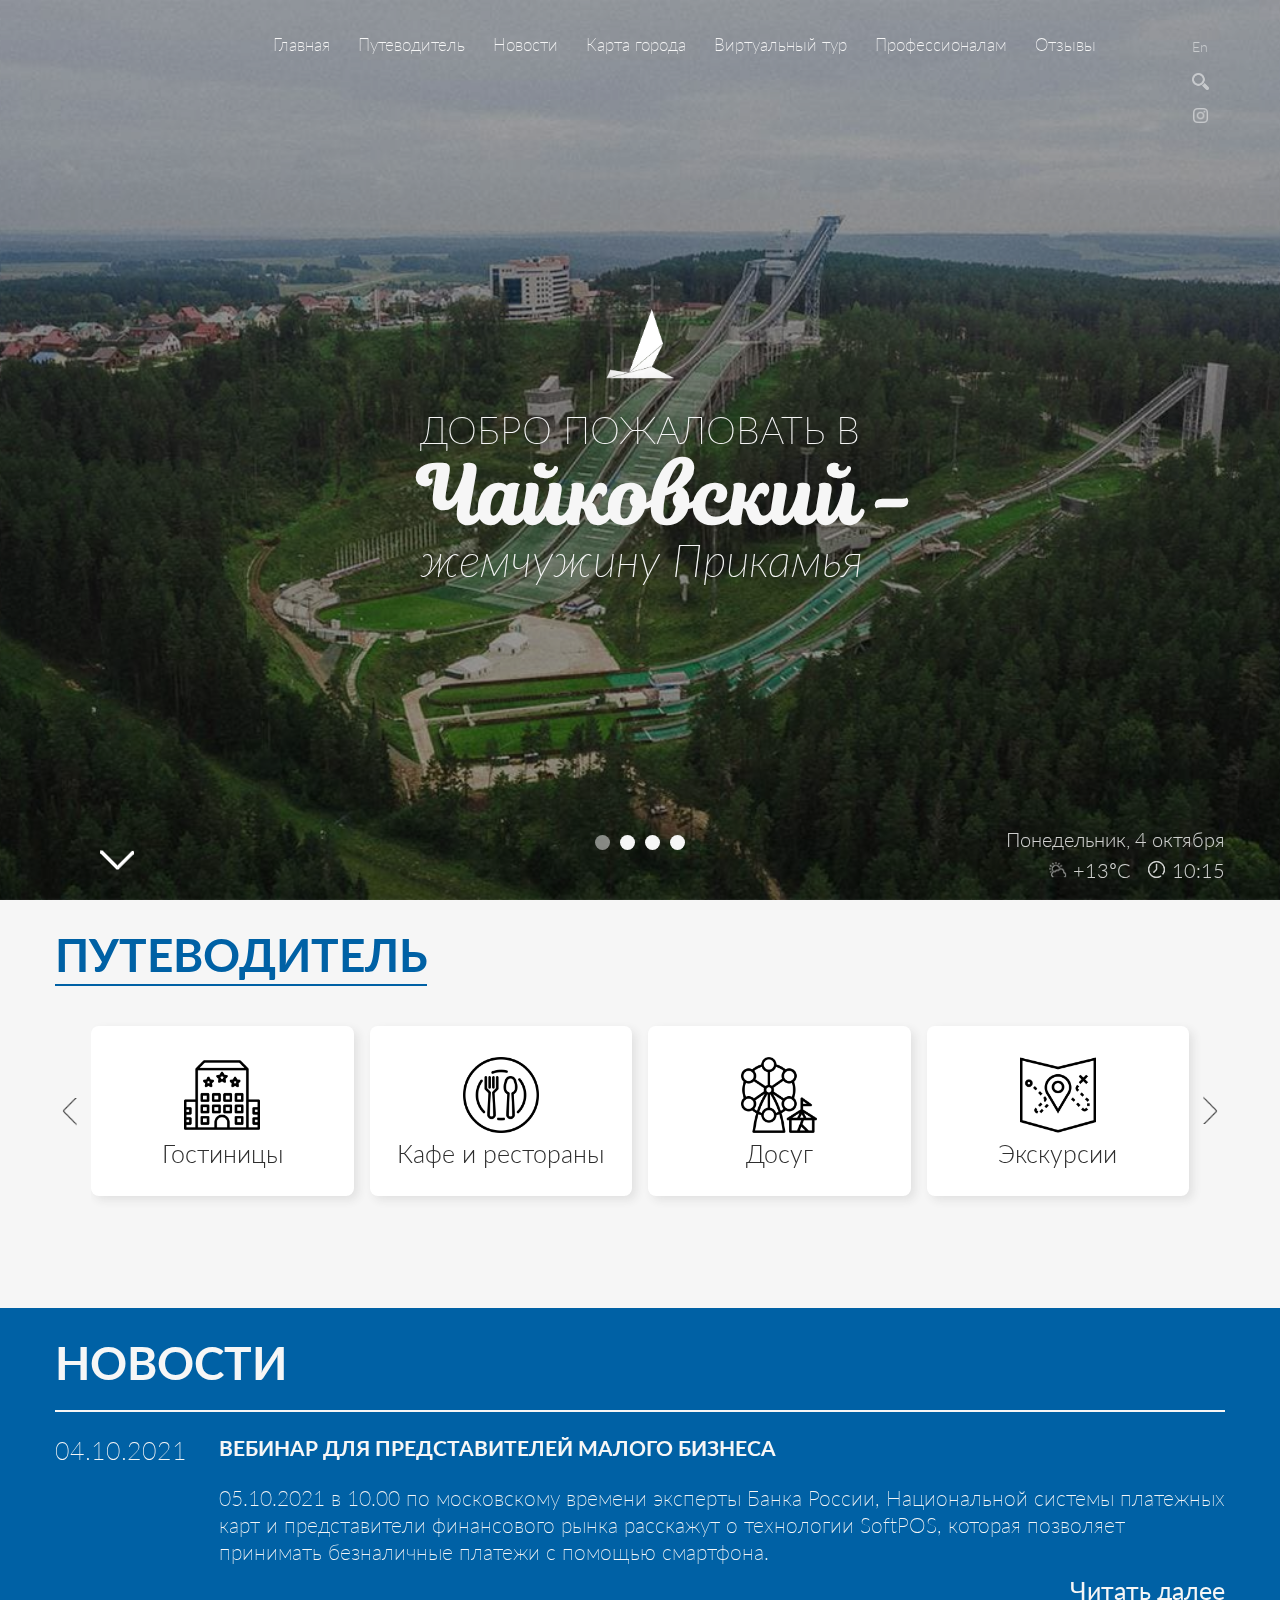
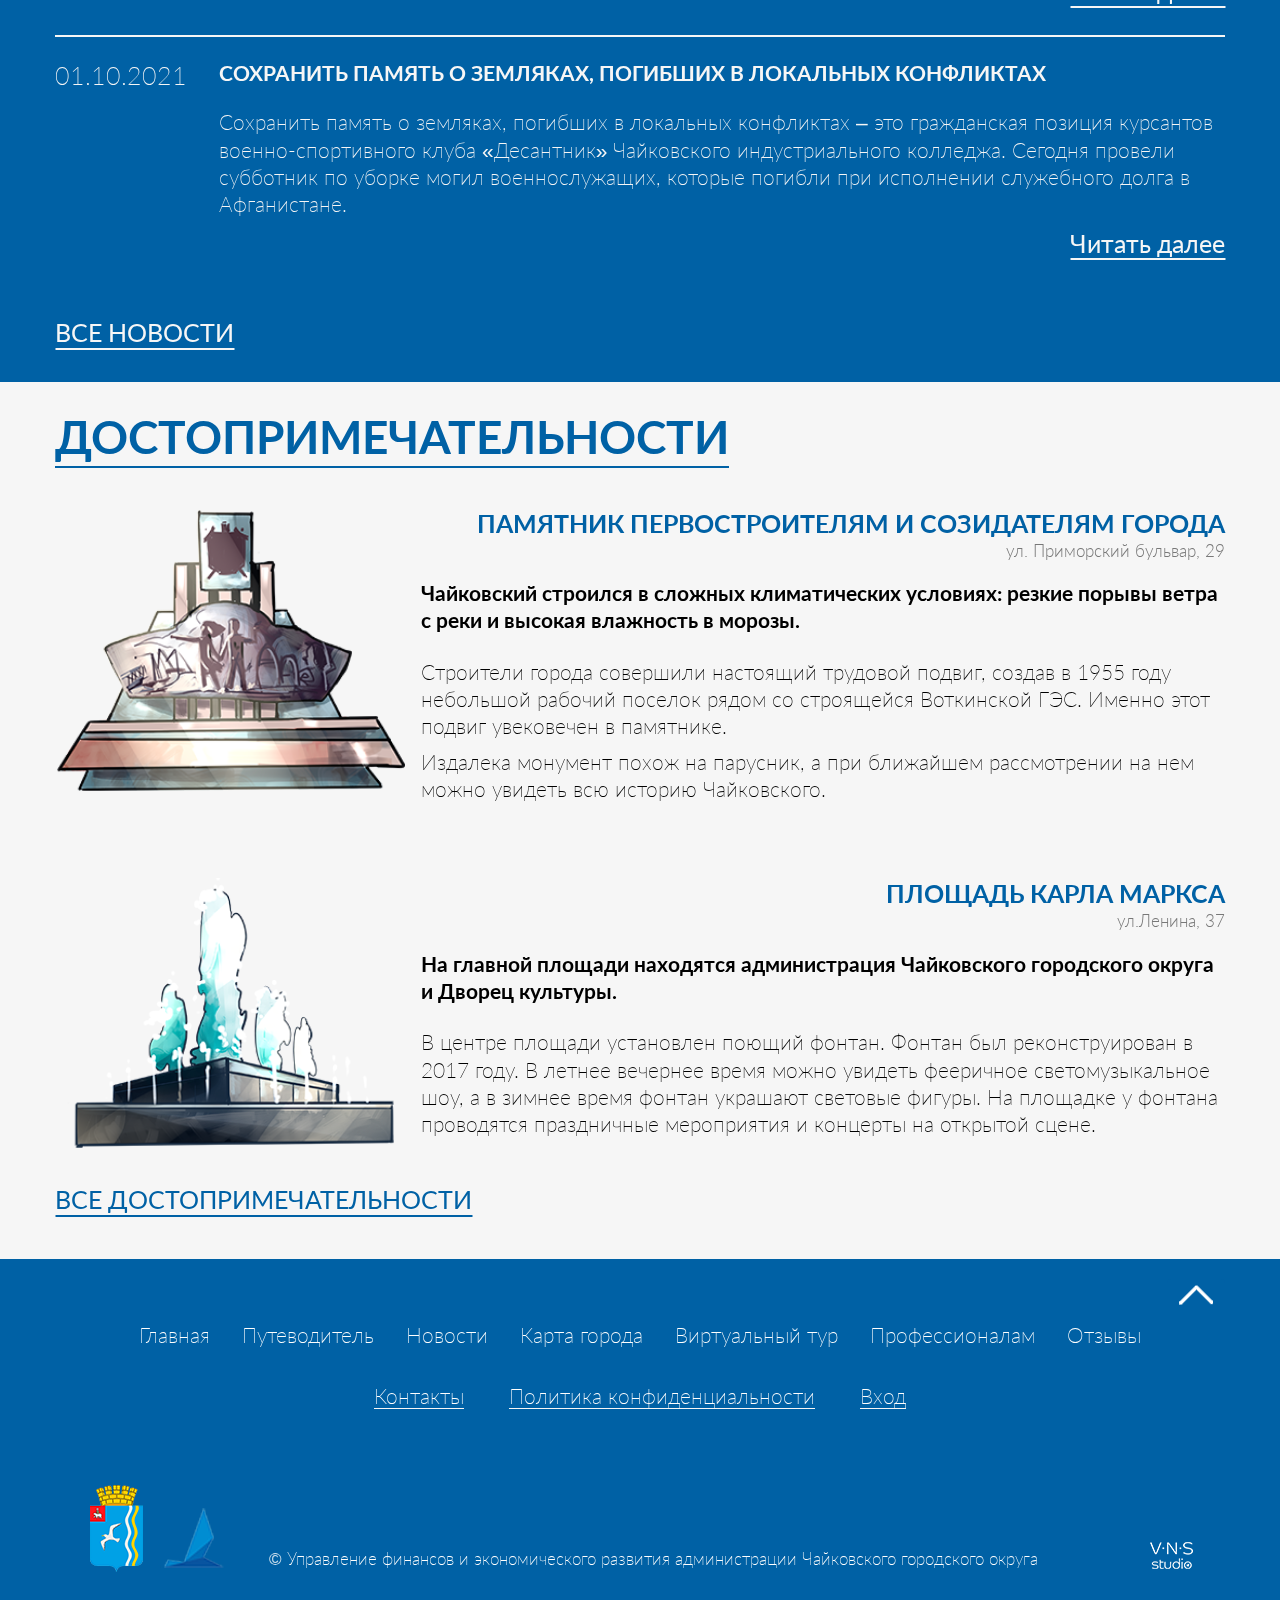
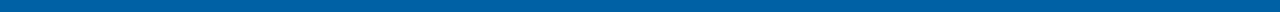
<file: index.html>
<!DOCTYPE html>
<html lang="en">

<head>
  <meta charset="UTF-8">
  <meta name="viewport" content="width=device-width, initial-scale=1.0">
  <meta http-equiv="X-UA-Compatible" content="ie=edge">
  <title>Чайковский - жемчужина Прикамья</title>
  <link rel="icon" type="image/png" sizes="32x32" href="./img/favicon/favicon-32x32.png">
  <link rel="stylesheet" href="css/style.min.css">

</head>


<body>

  <div class="main-wrapper">

    <header class="header">
  <div class="container">
    <div class="header__inner">

      <div class="header__inner-navigation">
        <nav class="header__navbar">
          <ul class="header__navbar-list">
            <li class="header__navbar-item"><a href="./index.html" class="header__navbar-link">Главная</a></li>
            <li class="header__navbar-item header__navbar-item-submenu">
              <button class="header__navbar-link dropdown-item">Путеводитель</button>
              <ul class="header__navbar-sublist">
                <li class="header__navbar-subitem"><a href="./hotels.html" class="header__navbar-sublink">Гостиницы</a></li>
                <li class="header__navbar-subitem"><a href="./restaurants.html" class="header__navbar-sublink">Кафе и рестораны</a></li>
                <li class="header__navbar-subitem"><a href="./leisure.html" class="header__navbar-sublink">Досуг</a></li>
                <li class="header__navbar-subitem"><a href="./tour.html" class="header__navbar-sublink">Экскурсии</a></li>
                <li class="header__navbar-subitem"><a href="./business.html" class="header__navbar-sublink">Деловой туризм</a></li>
                <li class="header__navbar-subitem"><a href="./health.html" class="header__navbar-sublink">Оздоровительный туризм</a></li>
              </ul>
            </li>
            <li class="header__navbar-item"><a href="./news.html" class="header__navbar-link">Новости</a></li>
            <li class="header__navbar-item"><a href="./maps.html" class="header__navbar-link">Карта города</a></li>
            <li class="header__navbar-item"><a href="./virtual.html" class="header__navbar-link">Виртуальный тур</a></li>
            <li class="header__navbar-item"><a href="./news-prof.html" class="header__navbar-link">Профессионалам</a></li>
            <li class="header__navbar-item"><a href="./reviews.html" class="header__navbar-link">Отзывы</a></li>
          </ul>
        </nav>
      </div>


      <div class="header__aside">
        <div class="header__aside-burder">
          <div class="header-burger">
            <span></span>
          </div>
        </div>

        <div class="header__aside-language">
          <select class='header__aside-select' name=''>
            <option value='En' selected='selected'>En</option>
            <option value='Ru'>Ru</option>
          </select>
        </div>

        <div class="header__aside-form form-aside">
          <button class="form-aside__triger">
            <img src="./img/header-intro/search-icon.png" alt="Поиск" title="Поиск по сайту" class="aside-img form-aside__triger-img">
          </button>
          <form action="#" class="form-aside__body">
            <input type="text" class="form-aside__input">
            <button type="submit" class="form-aside__button">
              <img src="./img/header-intro/search-icon.png" alt="Поиск" title="Поиск по сайту" class="aside-img">
            </button>
          </form>
        </div>

        <div class="header__aside-social">
          <a href="https://www.instagram.com/" target="_blank" class="header__aside-link">
            <img src="./img/header-intro/instagram-icon.png" alt="instagram" class="aside-img">
          </a>
        </div>
      </div>



    </div>
  </div>
</header>


    <div class="main">

      <div class="intro">

  <div class="swiper-container intro__slider">
    <div class="swiper-wrapper">
      <div class="swiper-slide intro__slide">
        <img src="img/header-intro/01.jpg" alt="background" class="intro__slide-img">
      </div>
      <div class="swiper-slide intro__slide">
        <img src="img/header-intro/02.jpg" alt="background" class="intro__slide-img">
      </div>
      <div class="swiper-slide intro__slide">
        <img src="img/header-intro/03.jpg" alt="background" class="intro__slide-img">
      </div>
      <div class="swiper-slide intro__slide">
        <img src="img/header-intro/04.jpg" alt="background" class="intro__slide-img">
      </div>

    </div>
  </div>

  <div class="container intro-info">
    <div class="header-time">
      <p>Понедельник, 4 октября</p>
      <p class="header-time__weather">+13°С</p>
      <p class="header-time__time">10:15</p>
    </div>
    <img src="./img/header-intro/arrows.png" alt="" class="arrow-header">
  </div>


  <div class="intro__control">
    <div class="intro-pagination"></div>
  </div>

  <div class="intro__inner">
    <div class="intro__inner-logo">
      <img src="./img/header-intro/logotype.png" alt="logotype">
    </div>
    <h1 class="intro__title">
      <span class="intro__title-thin">Добро пожаловать в</span>
      <span class="intro__title-magnolia">Чайковский</span>
      <span class="intro__title-thinitalic">жемчужину Прикамья</span>
    </h1>
  </div>

</div>

      <div class="guide">
  <div class="container">
    <h2 class="guide__title headline-1">путеводитель</h2>


    <div class="guide__slider-wrapper">
      <div class="swiper-container guide__slider">
        <div class="swiper-wrapper">

          <div class="swiper-slide guide__slide">
            <a href="#" class="guide__slide-link">
              <div class="guide__slide-img">
                <img src="./img/guide/1.png" alt="Гостиницы">
              </div>
              <div class="guide__slide-text">Гостиницы</div>
            </a>
          </div>

          <div class="swiper-slide guide__slide">
            <a href="#" class="guide__slide-link">
              <div class="guide__slide-img">
                <img src="./img/guide/2.png" alt="Кафе и рестораны">
              </div>
              <div class="guide__slide-text">Кафе и рестораны</div>
            </a>
          </div>

          <div class="swiper-slide guide__slide">
            <a href="#" class="guide__slide-link">
              <div class="guide__slide-img">
                <img src="./img/guide/3.png" alt="Досуг">
              </div>
              <div class="guide__slide-text">Досуг</div>
            </a>
          </div>

          <div class="swiper-slide guide__slide">
            <a href="#" class="guide__slide-link">
              <div class="guide__slide-img">
                <img src="./img/guide/4.png" alt="Экскурсии">
              </div>
              <div class="guide__slide-text">Экскурсии</div>
            </a>
          </div>

          <div class="swiper-slide guide__slide">
            <a href="#" class="guide__slide-link">
              <div class="guide__slide-img">
                <img src="./img/guide/5.png" alt="Деловой туризм">
              </div>
              <div class="guide__slide-text">Деловой туризм</div>
            </a>
          </div>

          <div class="swiper-slide guide__slide">
            <a href="#" class="guide__slide-link">
              <div class="guide__slide-img">
                <img src="./img/guide/6.png" alt="Оздоровительный туризм">
              </div>
              <div class="guide__slide-text">Оздоровительный туризм</div>
            </a>
          </div>

        </div>



      </div>

      <div class="guide__slider-control">
        <div class="swiper-button-prev guide__button-prev">
          <img src="./img/guide/arrow-guide.png" alt="button-prev">
        </div>
        <div class="swiper-button-next guide__button-next">
          <img src="./img/guide/arrow-guide.png" alt="button-next">
        </div>
      </div>

    </div>


  </div>

</div>

      <div class="main-news">
  <div class="container">
    <h2 class="main-news__title headline-1">Новости</h2>

    <div class="main-news__content">

      <article class="news-article">
        <div class="news-article__date">
          <time datetime="2021-10-04">04.10.2021</time>
        </div>
        <div class="news-article__body">
          <h3 class="news-article__title headline-3">Вебинар для представителей малого бизнеса</h3>
          <div class="news-article__text">
            <p>
              <time datetime="2021-10-05 10:00">05.10.2021 в 10.00</time>
              по московскому времени эксперты Банка России, Национальной системы платежных карт и представители финансового рынка расскажут о технологии SoftPOS, которая позволяет принимать безналичные платежи с помощью смартфона.
            </p>
          </div>
          <div class="news-article__more">
            <a href="./news-page.html#page-new-1" class="news-article__link">Читать далее</a>
          </div>
        </div>
      </article>

      <article class="news-article">
        <div class="news-article__date">
          <time datetime="2021-10-01">01.10.2021</time>
        </div>
        <div class="news-article__body">
          <h3 class="news-article__title headline-3">Сохранить память о земляках, погибших в локальных конфликтах</h3>
          <div class="news-article__text">
            <p>Сохранить память о земляках, погибших в локальных конфликтах – это гражданская позиция курсантов военно-спортивного клуба «Десантник» Чайковского индустриального колледжа. Сегодня провели субботник по уборке могил военнослужащих,
              которые
              погибли при исполнении служебного долга в Афганистане.</p>
          </div>
          <div class="news-article__more">
            <a href="./news-page.html" class="news-article__link">Читать далее</a>
          </div>
        </div>
      </article>


    </div>

    <div class="main-more headline-2">
      <a href="./news.html" class="main-more__link">Все новости</a>
    </div>

  </div>
</div>

      <div class="attraction">
  <div class="container">
    <div class="attraction__title headline-1">достопримечательности</div>
    <div class="attraction__content">

      <article class="attraction-item">
        <div class="attraction-item__img">
          <img src="./img/attraction/01.png" title="Памятник первостроителям и созидателям города" alt="image">
        </div>
        <div class="attraction-item__body">
          <h3 class="attraction-item__title headline-2">Памятник первостроителям и созидателям города</h3>
          <div class="attraction-item__caption text-caption">ул. Приморский бульвар, 29</div>
          <div class="attraction-item__subtitle subtitle-1">Чайковский строился в сложных климатических условиях: резкие порывы ветра с реки и высокая влажность в морозы.</div>
          <div class="attraction-item__text">
            <p>
              Строители города совершили настоящий трудовой подвиг, создав в 1955 году небольшой рабочий поселок рядом со строящейся Воткинской ГЭС. Именно этот подвиг увековечен в памятнике.
            </p>
            <p>Издалека монумент похож на парусник, а при ближайшем рассмотрении на нем можно увидеть всю историю Чайковского.</p>
          </div>
        </div>
      </article>

      <article class="attraction-item">
        <div class="attraction-item__img">
          <img src="./img/attraction/02.png" title="Площадь карла маркса" alt="image">
        </div>
        <div class="attraction-item__body">
          <h3 class="attraction-item__title headline-2">Площадь карла маркса</h3>
          <div class="attraction-item__caption text-caption">ул.Ленина, 37</div>
          <div class="attraction-item__subtitle subtitle-1">На главной площади находятся администрация Чайковского городского округа и Дворец культуры. </div>
          <div class="attraction-item__text">
            <p>В центре площади установлен поющий фонтан. Фонтан был реконструирован в 2017 году. В летнее вечернее время можно увидеть фееричное светомузыкальное шоу, а в зимнее время фонтан украшают световые фигуры. На площадке у фонтана проводятся
              праздничные мероприятия и концерты на открытой сцене.</p>
          </div>
        </div>
      </article>

    </div>

    <div class="main-more headline-2">
      <a href="#" class="main-more__link">Все достопримечательности</a>
    </div>

  </div>
</div>


    </div>

    <footer class="footer">

  <div class="container">
    <div class="footer__inner">
      <div class="scrollup">
        <img class="scrollup-img" src="./img/scrollup.png" alt="scrollup">
      </div>
      <ul class="footer-list">
        <li><a href="">Главная</a></li>
        <li class="footer-list__menu">
          <button class="footer-list__button ">Путеводитель</button>
          <ul class="footer-subMenu item-content">
            <li><a href="hostels.html">Гостиницы</a></li>
            <li><a href="#">Кафе и рестораны</a></li>
            <li><a href="#">Досуг</a></li>
            <li><a href="#">Экскурсии</a></li>
            <li><a href="#">Деловой туризм</a></li>
            <li><a href="#">Оздоровительный туризм</a></li>
          </ul>
        </li>
        <li><a href="#">Новости</a></li>
        <li><a href="#">Карта города</a></li>
        <li><a href="#">Виртуальный тур</a></li>
        <li><a href="#">Профессионалам</a></li>
        <li><a href="#">Отзывы</a></li>
      </ul>
      <ul class="footer-subList">
        <li><a href="./contacts.html">Контакты</a></li>
        <li><a href="#">Политика конфиденциальности</a></li>
        <li><a href="#">Вход</a></li>
      </ul>
      <div class="footer-row">
        <div class="footer-row__item footer-row__flex">
          <div class="footer-row__img">
            <img src="img/footer/01.png" alt="image">
            <img src="img/footer/02.png" alt="logo" class="footer-logo">
          </div>
          <p><span class="icon-copyright">©</span> Управление финансов и экономического развития администрации Чайковского городского округа</p>
        </div>
        <div class="footer-row__item">
          <img src="img/footer/03.png" alt="image">
        </div>
      </div>
    </div>
  </div>
</footer>



  </div>


  <!-- <script src="https://ajax.googleapis.com/ajax/libs/jquery/3.6.0/jquery.min.js"></script> -->
  <script defer src="js/main.min.js"></script>

</body>

</html>
</file>
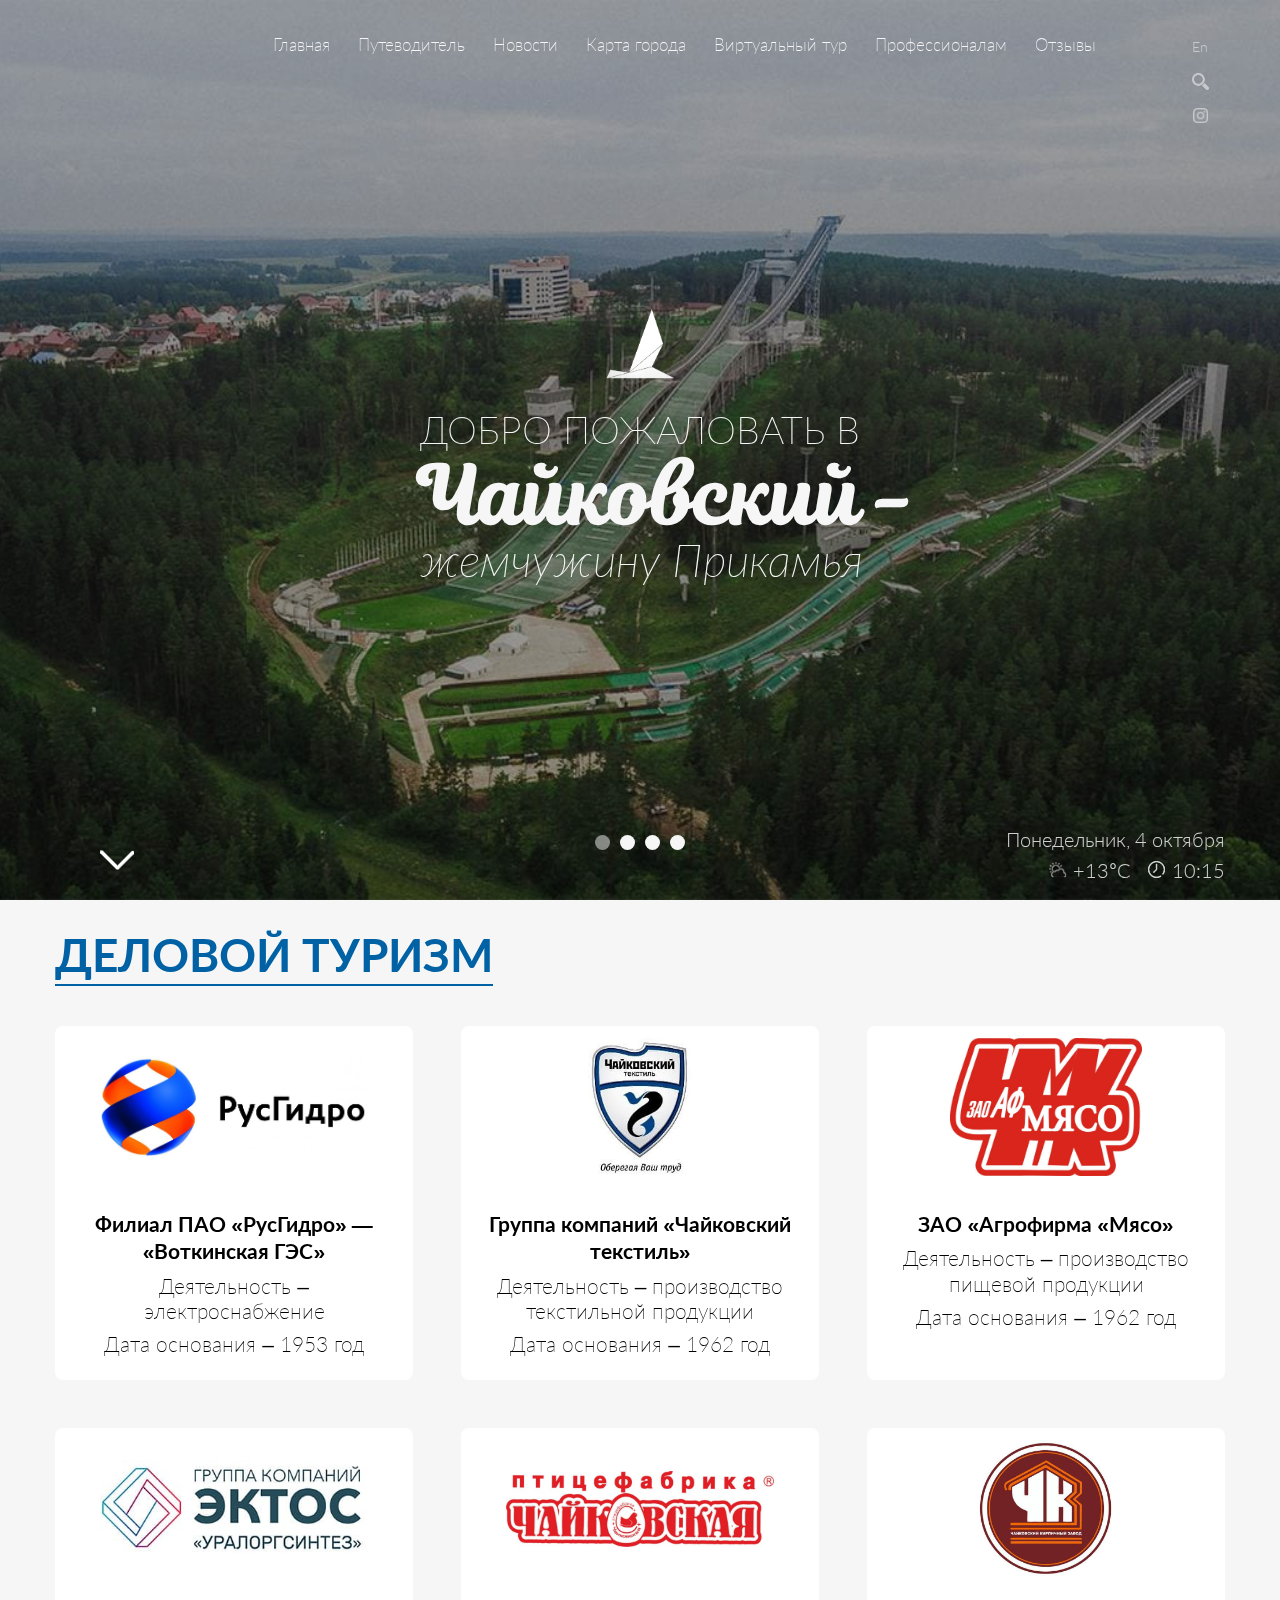
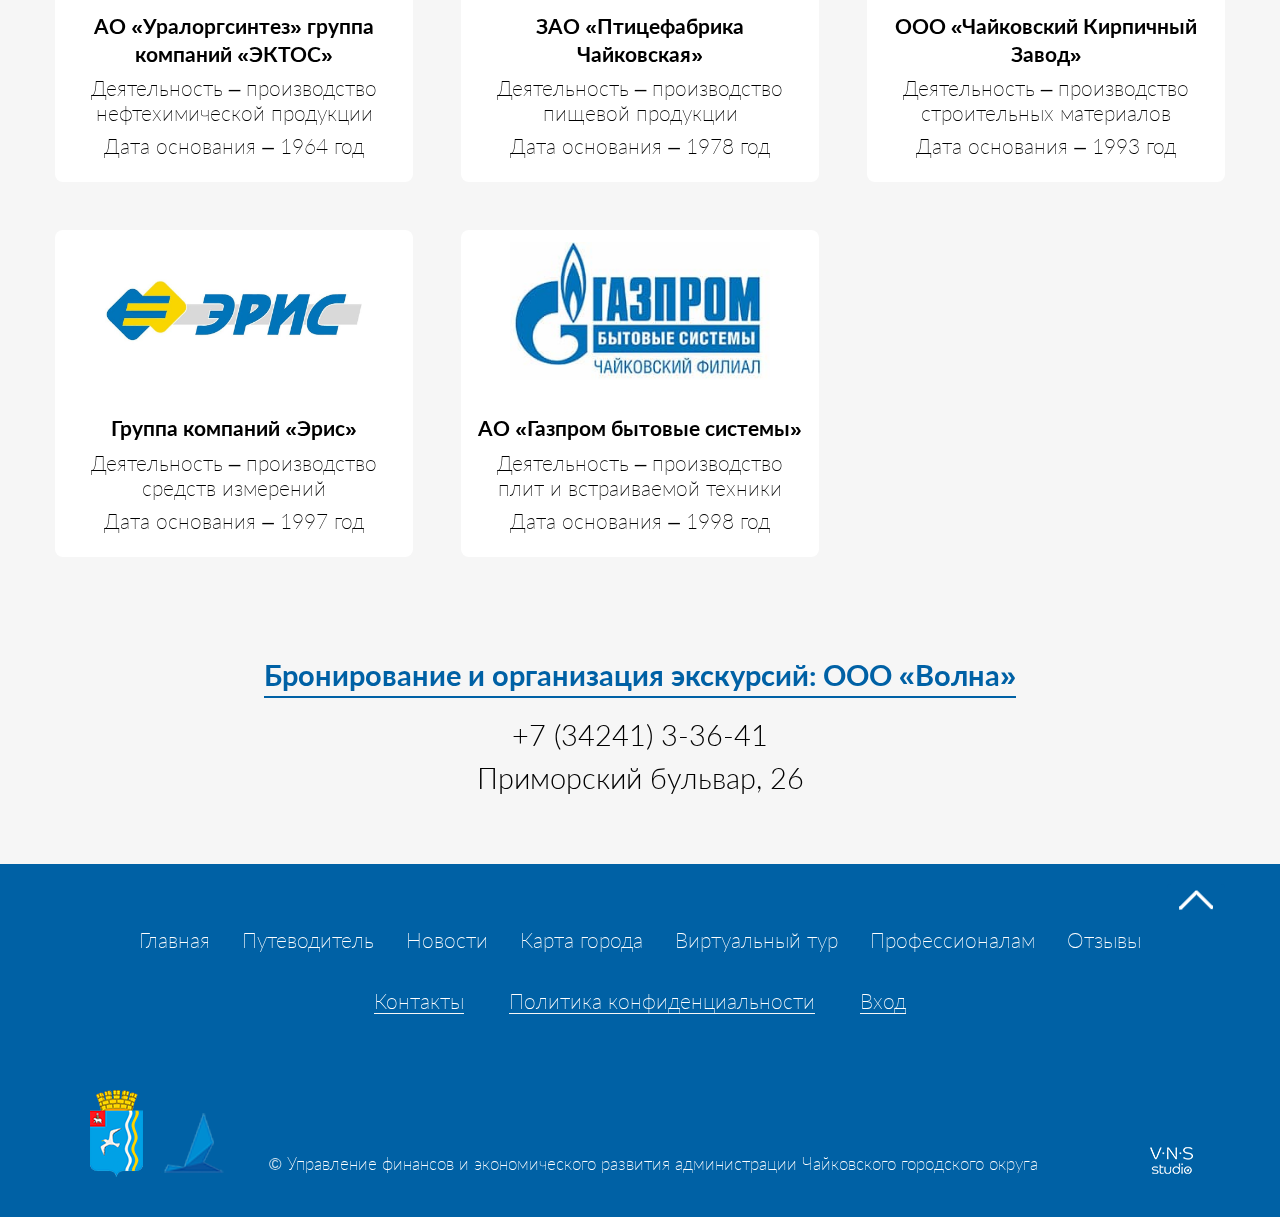
<file: business.html>
<!DOCTYPE html>
<html lang="en">

<head>
  <meta charset="UTF-8">
  <meta name="viewport" content="width=device-width, initial-scale=1.0">
  <meta http-equiv="X-UA-Compatible" content="ie=edge">
  <title>Чайковский - жемчужина Прикамья</title>
  <link rel="icon" type="image/png" sizes="32x32" href="./img/favicon/favicon-32x32.png">
  <link rel="stylesheet" href="css/style.min.css">

</head>


<body>

  <div class="main-wrapper">

    <header class="header">
  <div class="container">
    <div class="header__inner">

      <div class="header__inner-navigation">
        <nav class="header__navbar">
          <ul class="header__navbar-list">
            <li class="header__navbar-item"><a href="./index.html" class="header__navbar-link">Главная</a></li>
            <li class="header__navbar-item header__navbar-item-submenu">
              <button class="header__navbar-link dropdown-item">Путеводитель</button>
              <ul class="header__navbar-sublist">
                <li class="header__navbar-subitem"><a href="./hotels.html" class="header__navbar-sublink">Гостиницы</a></li>
                <li class="header__navbar-subitem"><a href="./restaurants.html" class="header__navbar-sublink">Кафе и рестораны</a></li>
                <li class="header__navbar-subitem"><a href="./leisure.html" class="header__navbar-sublink">Досуг</a></li>
                <li class="header__navbar-subitem"><a href="./tour.html" class="header__navbar-sublink">Экскурсии</a></li>
                <li class="header__navbar-subitem"><a href="./business.html" class="header__navbar-sublink">Деловой туризм</a></li>
                <li class="header__navbar-subitem"><a href="./health.html" class="header__navbar-sublink">Оздоровительный туризм</a></li>
              </ul>
            </li>
            <li class="header__navbar-item"><a href="./news.html" class="header__navbar-link">Новости</a></li>
            <li class="header__navbar-item"><a href="./maps.html" class="header__navbar-link">Карта города</a></li>
            <li class="header__navbar-item"><a href="./virtual.html" class="header__navbar-link">Виртуальный тур</a></li>
            <li class="header__navbar-item"><a href="./news-prof.html" class="header__navbar-link">Профессионалам</a></li>
            <li class="header__navbar-item"><a href="./reviews.html" class="header__navbar-link">Отзывы</a></li>
          </ul>
        </nav>
      </div>


      <div class="header__aside">
        <div class="header__aside-burder">
          <div class="header-burger">
            <span></span>
          </div>
        </div>

        <div class="header__aside-language">
          <select class='header__aside-select' name=''>
            <option value='En' selected='selected'>En</option>
            <option value='Ru'>Ru</option>
          </select>
        </div>

        <div class="header__aside-form form-aside">
          <button class="form-aside__triger">
            <img src="./img/header-intro/search-icon.png" alt="Поиск" title="Поиск по сайту" class="aside-img form-aside__triger-img">
          </button>
          <form action="#" class="form-aside__body">
            <input type="text" class="form-aside__input">
            <button type="submit" class="form-aside__button">
              <img src="./img/header-intro/search-icon.png" alt="Поиск" title="Поиск по сайту" class="aside-img">
            </button>
          </form>
        </div>

        <div class="header__aside-social">
          <a href="https://www.instagram.com/" target="_blank" class="header__aside-link">
            <img src="./img/header-intro/instagram-icon.png" alt="instagram" class="aside-img">
          </a>
        </div>
      </div>



    </div>
  </div>
</header>


    <div class="main">

      <div class="intro">

  <div class="swiper-container intro__slider">
    <div class="swiper-wrapper">
      <div class="swiper-slide intro__slide">
        <img src="img/header-intro/01.jpg" alt="background" class="intro__slide-img">
      </div>
      <div class="swiper-slide intro__slide">
        <img src="img/header-intro/02.jpg" alt="background" class="intro__slide-img">
      </div>
      <div class="swiper-slide intro__slide">
        <img src="img/header-intro/03.jpg" alt="background" class="intro__slide-img">
      </div>
      <div class="swiper-slide intro__slide">
        <img src="img/header-intro/04.jpg" alt="background" class="intro__slide-img">
      </div>

    </div>
  </div>

  <div class="container intro-info">
    <div class="header-time">
      <p>Понедельник, 4 октября</p>
      <p class="header-time__weather">+13°С</p>
      <p class="header-time__time">10:15</p>
    </div>
    <img src="./img/header-intro/arrows.png" alt="" class="arrow-header">
  </div>


  <div class="intro__control">
    <div class="intro-pagination"></div>
  </div>

  <div class="intro__inner">
    <div class="intro__inner-logo">
      <img src="./img/header-intro/logotype.png" alt="logotype">
    </div>
    <h1 class="intro__title">
      <span class="intro__title-thin">Добро пожаловать в</span>
      <span class="intro__title-magnolia">Чайковский</span>
      <span class="intro__title-thinitalic">жемчужину Прикамья</span>
    </h1>
  </div>

</div>


      <div class="business">
  <div class="container">
    <h2 class="business__title headline-1">Деловой туризм</h2>

    <div class="business__content">

      <div class="business__item">
        <div class="business__item-body">
          <div class="business__item-wrapper">
            <img src="./img/business/1.jpg" alt="image" class="business__item-img">
          </div>
          <div class="business__descr">
            <p class="subtitle-1">Филиал ПАО «РусГидро» — «Воткинская ГЭС»</p>
            <p>
              Деятельность – электроснабжение
            </p>
            <p>
              Дата основания – 1953 год
            </p>
          </div>
        </div>
      </div>
      <div class="business__item">
        <div class="business__item-body">
          <div class="business__item-wrapper">
            <img src="./img/business/2.jpg" alt="image" class="business__item-img">
          </div>
          <div class="business__descr">
            <p class="subtitle-1">Группа компаний
              «Чайковский текстиль»
            </p>
            <p>
              Деятельность – производство текстильной продукции
            </p>
            <p>
              Дата основания – 1962 год
            </p>
          </div>
        </div>
      </div>
      <div class="business__item">
        <div class="business__item-body">
          <div class="business__item-wrapper">
            <img src="./img/business/3.jpg" alt="image" class="business__item-img">
          </div>
          <div class="business__descr">
            <p class="subtitle-1">ЗАО «Агрофирма «Мясо»
            </p>
            <p> Деятельность – производство
              пищевой продукции</p>
            <p>Дата основания – 1962 год</p>
          </div>
        </div>
      </div>
      <div class="business__item">
        <div class="business__item-body">
          <div class="business__item-wrapper">
            <img src="./img/business/4.jpg" alt="image" class="business__item-img">
          </div>
          <div class="business__descr">
            <p class="subtitle-1">АО «Уралоргсинтез»
              группа компаний «ЭКТОС»
            </p>
            <p>Деятельность – производство
              нефтехимической продукции</p>
            <p>Дата основания – 1964 год</p>
          </div>
        </div>
      </div>
      <div class="business__item">
        <div class="business__item-body">
          <div class="business__item-wrapper">
            <img src="./img/business/5.jpg" alt="image" class="business__item-img">
          </div>
          <div class="business__descr">
            <p class="subtitle-1">ЗАО «Птицефабрика Чайковская»
            </p>
            <p> Деятельность – производство
              пищевой продукции</p>
            <p> Дата основания – 1978 год</p>
          </div>
        </div>
      </div>
      <div class="business__item">
        <div class="business__item-body">
          <div class="business__item-wrapper">
            <img src="./img/business/6.jpg" alt="image" class="business__item-img">
          </div>
          <div class="business__descr">
            <p class="subtitle-1">ООО «Чайковский
              Кирпичный Завод»
            </p>
            <p>Деятельность – производство
              строительных материалов</p>
            <p> Дата основания – 1993 год</p>
          </div>
        </div>
      </div>
      <div class="business__item">
        <div class="business__item-body">
          <div class="business__item-wrapper">
            <img src="./img/business/7.jpg" alt="image" class="business__item-img">
          </div>
          <div class="business__descr">
            <p class="subtitle-1">Группа компаний «Эрис»
            </p>
            <p>Деятельность – производство средств измерений</p>
            <p>Дата основания – 1997 год</p>
          </div>
        </div>
      </div>
      <div class="business__item">
        <div class="business__item-body">
          <div class="business__item-wrapper">
            <img src="./img/business/8.jpg" alt="image" class="business__item-img">
          </div>
          <div class="business__descr">
            <p class="subtitle-1">АО «Газпром бытовые системы»
            </p>
            <p> Деятельность – производство плит и встраиваемой техники</p>
            <p> Дата основания – 1998 год
            </p>
          </div>
        </div>
      </div>



    </div>






    <div class="reservation">
      <h4 class="reservation__title">Бронирование и организация экскурсий: ООО «Волна»
      </h4>
      <p class="reservation__text"> +7 (34241) 3-36-41</p>
      <p class="reservation__text"> Приморский бульвар, 26</p>
    </div>



  </div>
</div>


    </div>

    <footer class="footer">

  <div class="container">
    <div class="footer__inner">
      <div class="scrollup">
        <img class="scrollup-img" src="./img/scrollup.png" alt="scrollup">
      </div>
      <ul class="footer-list">
        <li><a href="">Главная</a></li>
        <li class="footer-list__menu">
          <button class="footer-list__button ">Путеводитель</button>
          <ul class="footer-subMenu item-content">
            <li><a href="hostels.html">Гостиницы</a></li>
            <li><a href="#">Кафе и рестораны</a></li>
            <li><a href="#">Досуг</a></li>
            <li><a href="#">Экскурсии</a></li>
            <li><a href="#">Деловой туризм</a></li>
            <li><a href="#">Оздоровительный туризм</a></li>
          </ul>
        </li>
        <li><a href="#">Новости</a></li>
        <li><a href="#">Карта города</a></li>
        <li><a href="#">Виртуальный тур</a></li>
        <li><a href="#">Профессионалам</a></li>
        <li><a href="#">Отзывы</a></li>
      </ul>
      <ul class="footer-subList">
        <li><a href="./contacts.html">Контакты</a></li>
        <li><a href="#">Политика конфиденциальности</a></li>
        <li><a href="#">Вход</a></li>
      </ul>
      <div class="footer-row">
        <div class="footer-row__item footer-row__flex">
          <div class="footer-row__img">
            <img src="img/footer/01.png" alt="image">
            <img src="img/footer/02.png" alt="logo" class="footer-logo">
          </div>
          <p><span class="icon-copyright">©</span> Управление финансов и экономического развития администрации Чайковского городского округа</p>
        </div>
        <div class="footer-row__item">
          <img src="img/footer/03.png" alt="image">
        </div>
      </div>
    </div>
  </div>
</footer>



  </div>


  <!-- <script src="https://ajax.googleapis.com/ajax/libs/jquery/3.6.0/jquery.min.js"></script> -->
  <script defer src="js/main.min.js"></script>

</body>

</html>
</file>
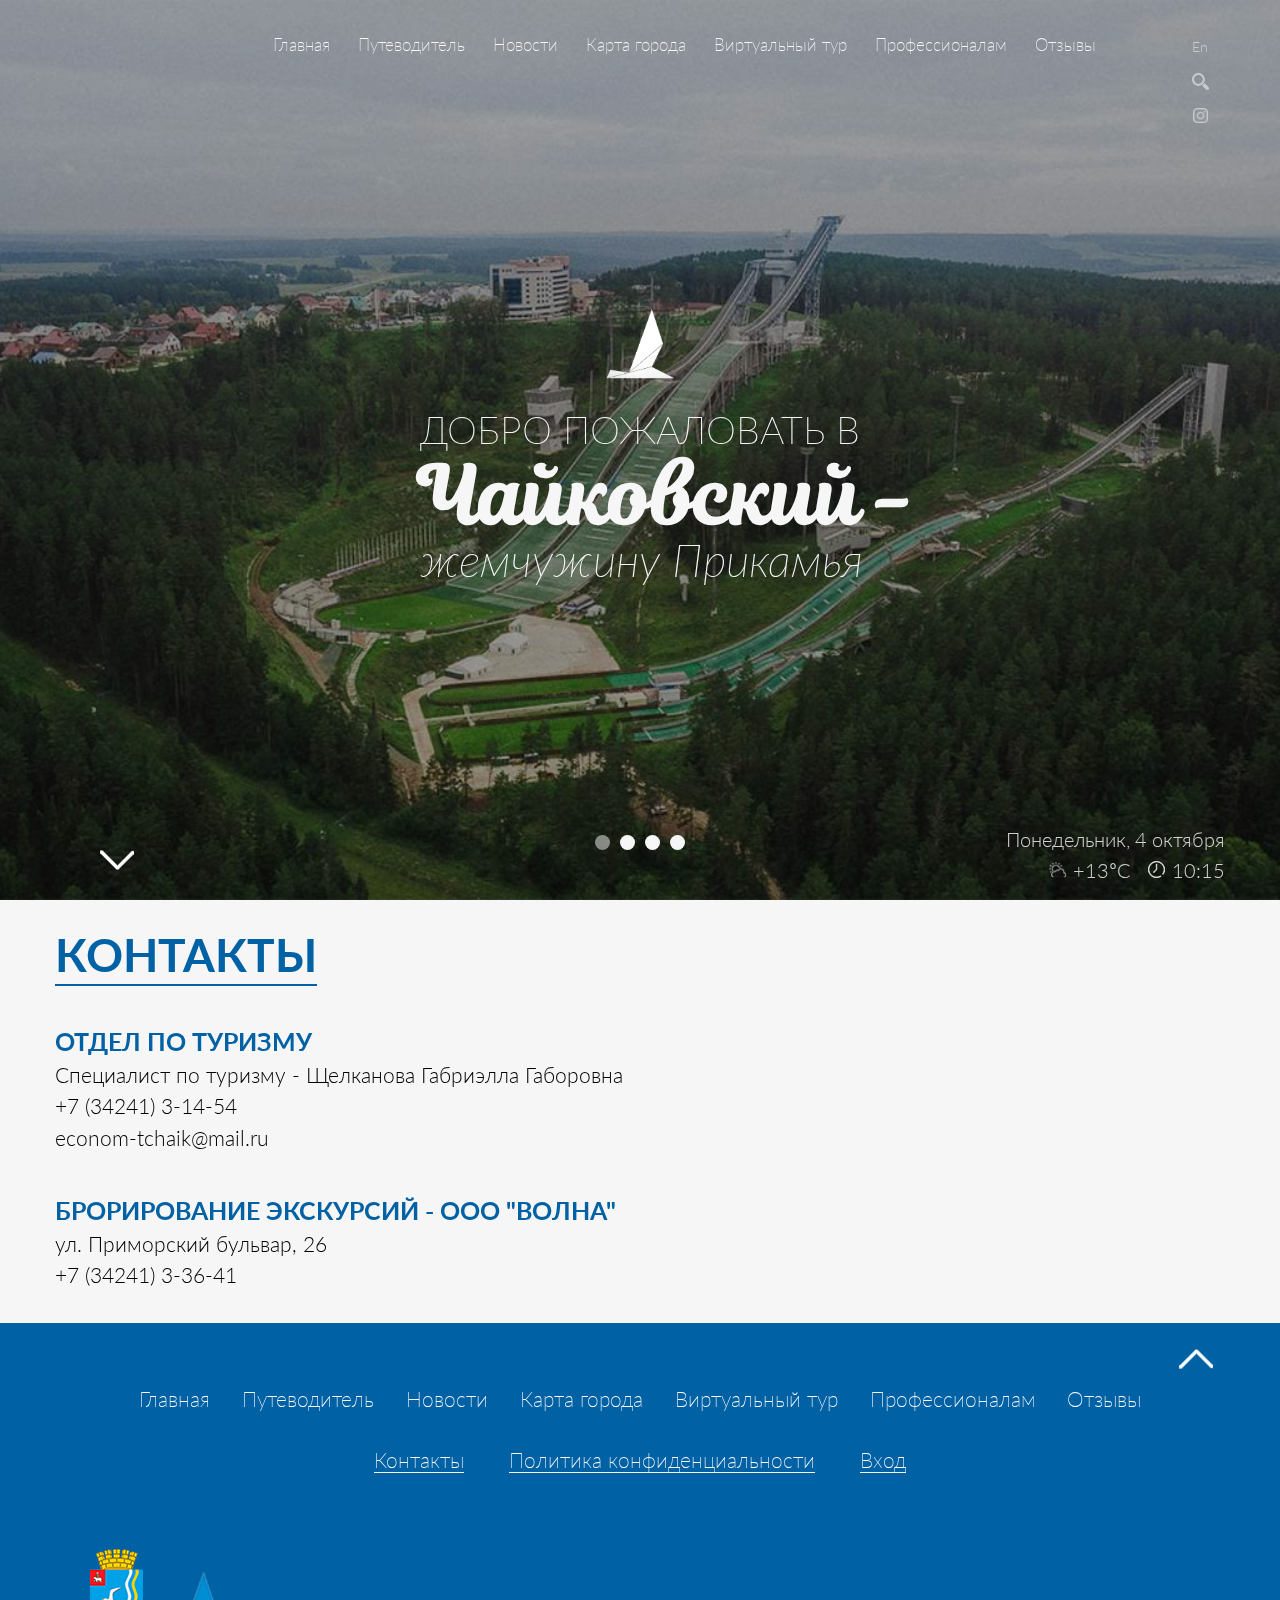
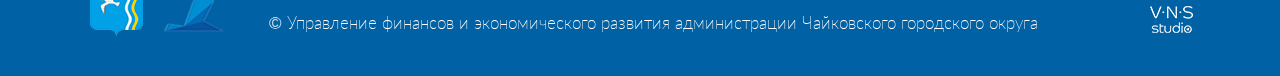
<file: contacts.html>
<!DOCTYPE html>
<html lang="en">

<head>
  <meta charset="UTF-8">
  <meta name="viewport" content="width=device-width, initial-scale=1.0">
  <meta http-equiv="X-UA-Compatible" content="ie=edge">
  <title>Чайковский - жемчужина Прикамья</title>
  <link rel="icon" type="image/png" sizes="32x32" href="./img/favicon/favicon-32x32.png">
  <link rel="stylesheet" href="css/style.min.css">

</head>


<body>

  <div class="main-wrapper">

    <header class="header">
  <div class="container">
    <div class="header__inner">

      <div class="header__inner-navigation">
        <nav class="header__navbar">
          <ul class="header__navbar-list">
            <li class="header__navbar-item"><a href="./index.html" class="header__navbar-link">Главная</a></li>
            <li class="header__navbar-item header__navbar-item-submenu">
              <button class="header__navbar-link dropdown-item">Путеводитель</button>
              <ul class="header__navbar-sublist">
                <li class="header__navbar-subitem"><a href="./hotels.html" class="header__navbar-sublink">Гостиницы</a></li>
                <li class="header__navbar-subitem"><a href="./restaurants.html" class="header__navbar-sublink">Кафе и рестораны</a></li>
                <li class="header__navbar-subitem"><a href="./leisure.html" class="header__navbar-sublink">Досуг</a></li>
                <li class="header__navbar-subitem"><a href="./tour.html" class="header__navbar-sublink">Экскурсии</a></li>
                <li class="header__navbar-subitem"><a href="./business.html" class="header__navbar-sublink">Деловой туризм</a></li>
                <li class="header__navbar-subitem"><a href="./health.html" class="header__navbar-sublink">Оздоровительный туризм</a></li>
              </ul>
            </li>
            <li class="header__navbar-item"><a href="./news.html" class="header__navbar-link">Новости</a></li>
            <li class="header__navbar-item"><a href="./maps.html" class="header__navbar-link">Карта города</a></li>
            <li class="header__navbar-item"><a href="./virtual.html" class="header__navbar-link">Виртуальный тур</a></li>
            <li class="header__navbar-item"><a href="./news-prof.html" class="header__navbar-link">Профессионалам</a></li>
            <li class="header__navbar-item"><a href="./reviews.html" class="header__navbar-link">Отзывы</a></li>
          </ul>
        </nav>
      </div>


      <div class="header__aside">
        <div class="header__aside-burder">
          <div class="header-burger">
            <span></span>
          </div>
        </div>

        <div class="header__aside-language">
          <select class='header__aside-select' name=''>
            <option value='En' selected='selected'>En</option>
            <option value='Ru'>Ru</option>
          </select>
        </div>

        <div class="header__aside-form form-aside">
          <button class="form-aside__triger">
            <img src="./img/header-intro/search-icon.png" alt="Поиск" title="Поиск по сайту" class="aside-img form-aside__triger-img">
          </button>
          <form action="#" class="form-aside__body">
            <input type="text" class="form-aside__input">
            <button type="submit" class="form-aside__button">
              <img src="./img/header-intro/search-icon.png" alt="Поиск" title="Поиск по сайту" class="aside-img">
            </button>
          </form>
        </div>

        <div class="header__aside-social">
          <a href="https://www.instagram.com/" target="_blank" class="header__aside-link">
            <img src="./img/header-intro/instagram-icon.png" alt="instagram" class="aside-img">
          </a>
        </div>
      </div>



    </div>
  </div>
</header>


    <div class="main">

      <div class="intro">

  <div class="swiper-container intro__slider">
    <div class="swiper-wrapper">
      <div class="swiper-slide intro__slide">
        <img src="img/header-intro/01.jpg" alt="background" class="intro__slide-img">
      </div>
      <div class="swiper-slide intro__slide">
        <img src="img/header-intro/02.jpg" alt="background" class="intro__slide-img">
      </div>
      <div class="swiper-slide intro__slide">
        <img src="img/header-intro/03.jpg" alt="background" class="intro__slide-img">
      </div>
      <div class="swiper-slide intro__slide">
        <img src="img/header-intro/04.jpg" alt="background" class="intro__slide-img">
      </div>

    </div>
  </div>

  <div class="container intro-info">
    <div class="header-time">
      <p>Понедельник, 4 октября</p>
      <p class="header-time__weather">+13°С</p>
      <p class="header-time__time">10:15</p>
    </div>
    <img src="./img/header-intro/arrows.png" alt="" class="arrow-header">
  </div>


  <div class="intro__control">
    <div class="intro-pagination"></div>
  </div>

  <div class="intro__inner">
    <div class="intro__inner-logo">
      <img src="./img/header-intro/logotype.png" alt="logotype">
    </div>
    <h1 class="intro__title">
      <span class="intro__title-thin">Добро пожаловать в</span>
      <span class="intro__title-magnolia">Чайковский</span>
      <span class="intro__title-thinitalic">жемчужину Прикамья</span>
    </h1>
  </div>

</div>


      <div class="contacts">
  <div class="container">
    <h2 class="contacts__title headline-1">Контакты</h2>
    <div class="contacts__content">
      <div class="contacts__item">
        <h4 class="contacts__item-title headline-2">Отдел по туризму</h4>
        <div class="contacts__item-text">
          <p>Специалист по туризму - Щелканова Габриэлла Габоровна</p>
          <p>+7 (34241) 3-14-54</p>
          <p>econom-tchaik@mail.ru</p>
        </div>
      </div>
      <div class="contacts__item">
        <h4 class="contacts__item-title headline-2">Брорирование экскурсий - ооо "Волна"</h4>
        <div class="contacts__item-text">
          <p>ул. Приморский бульвар, 26</p>
          <p>+7 (34241) 3-36-41</p>
        </div>
      </div>
    </div>
  </div>
</div>


    </div>

    <footer class="footer">

  <div class="container">
    <div class="footer__inner">
      <div class="scrollup">
        <img class="scrollup-img" src="./img/scrollup.png" alt="scrollup">
      </div>
      <ul class="footer-list">
        <li><a href="">Главная</a></li>
        <li class="footer-list__menu">
          <button class="footer-list__button ">Путеводитель</button>
          <ul class="footer-subMenu item-content">
            <li><a href="hostels.html">Гостиницы</a></li>
            <li><a href="#">Кафе и рестораны</a></li>
            <li><a href="#">Досуг</a></li>
            <li><a href="#">Экскурсии</a></li>
            <li><a href="#">Деловой туризм</a></li>
            <li><a href="#">Оздоровительный туризм</a></li>
          </ul>
        </li>
        <li><a href="#">Новости</a></li>
        <li><a href="#">Карта города</a></li>
        <li><a href="#">Виртуальный тур</a></li>
        <li><a href="#">Профессионалам</a></li>
        <li><a href="#">Отзывы</a></li>
      </ul>
      <ul class="footer-subList">
        <li><a href="./contacts.html">Контакты</a></li>
        <li><a href="#">Политика конфиденциальности</a></li>
        <li><a href="#">Вход</a></li>
      </ul>
      <div class="footer-row">
        <div class="footer-row__item footer-row__flex">
          <div class="footer-row__img">
            <img src="img/footer/01.png" alt="image">
            <img src="img/footer/02.png" alt="logo" class="footer-logo">
          </div>
          <p><span class="icon-copyright">©</span> Управление финансов и экономического развития администрации Чайковского городского округа</p>
        </div>
        <div class="footer-row__item">
          <img src="img/footer/03.png" alt="image">
        </div>
      </div>
    </div>
  </div>
</footer>



  </div>


  <!-- <script src="https://ajax.googleapis.com/ajax/libs/jquery/3.6.0/jquery.min.js"></script> -->
  <script defer src="js/main.min.js"></script>

</body>

</html>
</file>
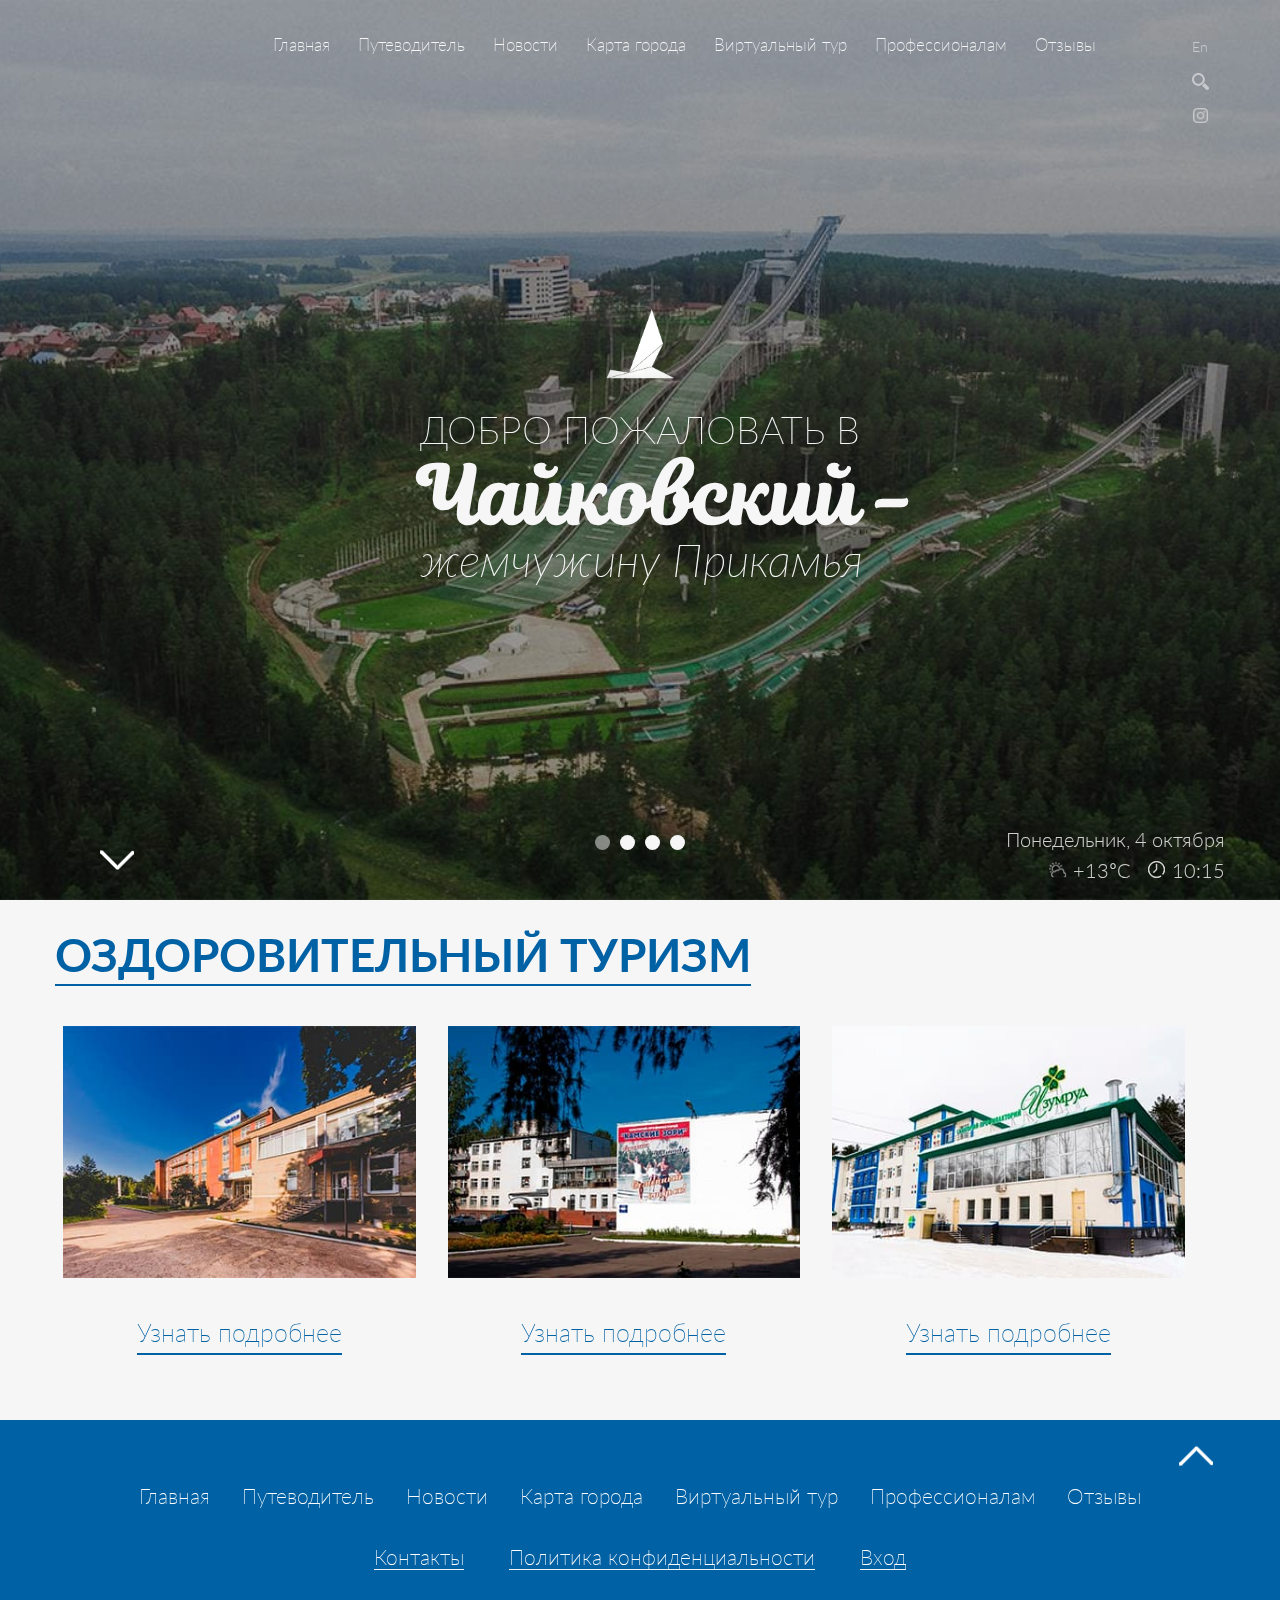
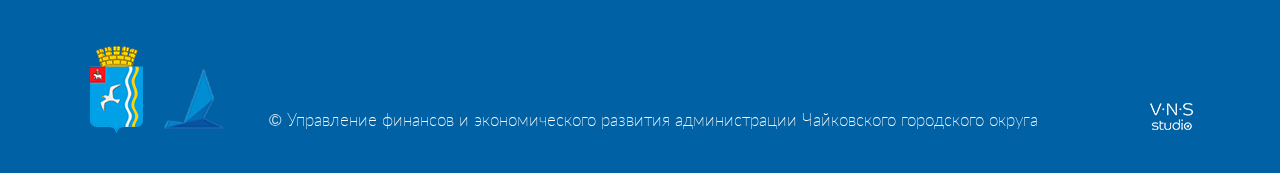
<file: health.html>
<!DOCTYPE html>
<html lang="en">

<head>
  <meta charset="UTF-8">
  <meta name="viewport" content="width=device-width, initial-scale=1.0">
  <meta http-equiv="X-UA-Compatible" content="ie=edge">
  <title>Чайковский - жемчужина Прикамья</title>
  <link rel="icon" type="image/png" sizes="32x32" href="./img/favicon/favicon-32x32.png">
  <link rel="stylesheet" href="css/style.min.css">

</head>


<body>

  <div class="main-wrapper">

    <header class="header">
  <div class="container">
    <div class="header__inner">

      <div class="header__inner-navigation">
        <nav class="header__navbar">
          <ul class="header__navbar-list">
            <li class="header__navbar-item"><a href="./index.html" class="header__navbar-link">Главная</a></li>
            <li class="header__navbar-item header__navbar-item-submenu">
              <button class="header__navbar-link dropdown-item">Путеводитель</button>
              <ul class="header__navbar-sublist">
                <li class="header__navbar-subitem"><a href="./hotels.html" class="header__navbar-sublink">Гостиницы</a></li>
                <li class="header__navbar-subitem"><a href="./restaurants.html" class="header__navbar-sublink">Кафе и рестораны</a></li>
                <li class="header__navbar-subitem"><a href="./leisure.html" class="header__navbar-sublink">Досуг</a></li>
                <li class="header__navbar-subitem"><a href="./tour.html" class="header__navbar-sublink">Экскурсии</a></li>
                <li class="header__navbar-subitem"><a href="./business.html" class="header__navbar-sublink">Деловой туризм</a></li>
                <li class="header__navbar-subitem"><a href="./health.html" class="header__navbar-sublink">Оздоровительный туризм</a></li>
              </ul>
            </li>
            <li class="header__navbar-item"><a href="./news.html" class="header__navbar-link">Новости</a></li>
            <li class="header__navbar-item"><a href="./maps.html" class="header__navbar-link">Карта города</a></li>
            <li class="header__navbar-item"><a href="./virtual.html" class="header__navbar-link">Виртуальный тур</a></li>
            <li class="header__navbar-item"><a href="./news-prof.html" class="header__navbar-link">Профессионалам</a></li>
            <li class="header__navbar-item"><a href="./reviews.html" class="header__navbar-link">Отзывы</a></li>
          </ul>
        </nav>
      </div>


      <div class="header__aside">
        <div class="header__aside-burder">
          <div class="header-burger">
            <span></span>
          </div>
        </div>

        <div class="header__aside-language">
          <select class='header__aside-select' name=''>
            <option value='En' selected='selected'>En</option>
            <option value='Ru'>Ru</option>
          </select>
        </div>

        <div class="header__aside-form form-aside">
          <button class="form-aside__triger">
            <img src="./img/header-intro/search-icon.png" alt="Поиск" title="Поиск по сайту" class="aside-img form-aside__triger-img">
          </button>
          <form action="#" class="form-aside__body">
            <input type="text" class="form-aside__input">
            <button type="submit" class="form-aside__button">
              <img src="./img/header-intro/search-icon.png" alt="Поиск" title="Поиск по сайту" class="aside-img">
            </button>
          </form>
        </div>

        <div class="header__aside-social">
          <a href="https://www.instagram.com/" target="_blank" class="header__aside-link">
            <img src="./img/header-intro/instagram-icon.png" alt="instagram" class="aside-img">
          </a>
        </div>
      </div>



    </div>
  </div>
</header>


    <div class="main">

      <div class="intro">

  <div class="swiper-container intro__slider">
    <div class="swiper-wrapper">
      <div class="swiper-slide intro__slide">
        <img src="img/header-intro/01.jpg" alt="background" class="intro__slide-img">
      </div>
      <div class="swiper-slide intro__slide">
        <img src="img/header-intro/02.jpg" alt="background" class="intro__slide-img">
      </div>
      <div class="swiper-slide intro__slide">
        <img src="img/header-intro/03.jpg" alt="background" class="intro__slide-img">
      </div>
      <div class="swiper-slide intro__slide">
        <img src="img/header-intro/04.jpg" alt="background" class="intro__slide-img">
      </div>

    </div>
  </div>

  <div class="container intro-info">
    <div class="header-time">
      <p>Понедельник, 4 октября</p>
      <p class="header-time__weather">+13°С</p>
      <p class="header-time__time">10:15</p>
    </div>
    <img src="./img/header-intro/arrows.png" alt="" class="arrow-header">
  </div>


  <div class="intro__control">
    <div class="intro-pagination"></div>
  </div>

  <div class="intro__inner">
    <div class="intro__inner-logo">
      <img src="./img/header-intro/logotype.png" alt="logotype">
    </div>
    <h1 class="intro__title">
      <span class="intro__title-thin">Добро пожаловать в</span>
      <span class="intro__title-magnolia">Чайковский</span>
      <span class="intro__title-thinitalic">жемчужину Прикамья</span>
    </h1>
  </div>

</div>


      <div class="places health">
  <div class="container">

    <div class="places__item">

      <h2 class="places__title headline-1">ОЗДОРОВИТЕЛЬНЫЙ ТУРИЗМ</h2>

      <div class="places__item-content">

        <div class="health__item">
          <div class="item-content__subitem">
            <a href="#" class="item-content__subitem-link">
              <div class="item-content__wrapper-img">
                <img src="./img/health/1.jpg" alt="image" class="item-content__img">
              </div>
              <div class="item-content__descr">
                <p>Санаторий
                </p>
                <p>«Чайка»</p>
              </div>
            </a>
          </div>
          <button class="accordion">Узнать подробнее</button>
          <div class="health__item-descr item-content">
            <p>
              Санаторий «Изумруд» ведёт свою работу в курортологии с 1973 года.
            </p>
            <p>
              Каждый год более 2000 жителей нашего города, а также гостей из других городов России и заграницы посещают санаторий, чтобы пройти ежегодный лечебно — профилактический курс, полноценно отдохнуть и насладиться красотами нашего
              удивительного края.
            </p>
            <p>
              Обширная лечебная база, обилие процедур, включенных в путевку, квалифицированные специалисты, современные медицинские технологии в сочетании с традиционными методами курортного лечения позволяют добиваться великолепных результатов в
              лечении многих заболеваний.
            </p>
            <p>
              Вкусное сбалансированное диетическое питание. Услуги собственного СПА-центра, сауны с маленьким бассейном, хамама.
            </p>
            <p>
              Организованный досуг с широким выбором летних и зимних развлечений, экскурсий и многое другое.
            </p>
          </div>
        </div>

        <div class="health__item">
          <div class="item-content__subitem">
            <a href="#" class="item-content__subitem-link">
              <div class="item-content__wrapper-img">
                <img src="./img/health/2.jpg" alt="image" class="item-content__img">
              </div>
              <div class="item-content__descr">
                <p>Санаторий
                </p>
                <p>«Камские зори»</p>
              </div>
            </a>
          </div>
          <button class="accordion">Узнать подробнее</button>
          <div class="health__item-descr item-content">
            <p>
              Санаторий «Изумруд» ведёт свою работу в курортологии с 1973 года.
            </p>
            <p>
              Каждый год более 2000 жителей нашего города, а также гостей из других городов России и заграницы посещают санаторий, чтобы пройти ежегодный лечебно — профилактический курс, полноценно отдохнуть и насладиться красотами нашего
              удивительного края.
            </p>
            <p>
              Обширная лечебная база, обилие процедур, включенных в путевку, квалифицированные специалисты, современные медицинские технологии в сочетании с традиционными методами курортного лечения позволяют добиваться великолепных результатов в
              лечении многих заболеваний.
            </p>
            <p>
              Вкусное сбалансированное диетическое питание. Услуги собственного СПА-центра, сауны с маленьким бассейном, хамама.
            </p>
            <p>
              Организованный досуг с широким выбором летних и зимних развлечений, экскурсий и многое другое.
            </p>
          </div>
        </div>



        <div class="health__item">
          <div class="item-content__subitem">
            <a href="#" class="item-content__subitem-link">
              <div class="item-content__wrapper-img">
                <img src="./img/health/3.jpg" alt="image" class="item-content__img">
              </div>
              <div class="item-content__descr">
                <p>Санаторий
                </p>
                <p>«Изумруд»</p>
              </div>
            </a>
          </div>
          <button class="accordion">Узнать подробнее</button>
          <div class="health__item-descr item-content">
            <p>
              Санаторий «Изумруд» ведёт свою работу в курортологии с 1973 года.
            </p>
            <p>
              Каждый год более 2000 жителей нашего города, а также гостей из других городов России и заграницы посещают санаторий, чтобы пройти ежегодный лечебно — профилактический курс, полноценно отдохнуть и насладиться красотами нашего
              удивительного края.
            </p>
            <p>
              Обширная лечебная база, обилие процедур, включенных в путевку, квалифицированные специалисты, современные медицинские технологии в сочетании с традиционными методами курортного лечения позволяют добиваться великолепных результатов в
              лечении многих заболеваний.
            </p>
            <p>
              Вкусное сбалансированное диетическое питание. Услуги собственного СПА-центра, сауны с маленьким бассейном, хамама.
            </p>
            <p>
              Организованный досуг с широким выбором летних и зимних развлечений, экскурсий и многое другое.
            </p>
          </div>
        </div>

      </div>

    </div>





  </div>
</div>


    </div>

    <footer class="footer">

  <div class="container">
    <div class="footer__inner">
      <div class="scrollup">
        <img class="scrollup-img" src="./img/scrollup.png" alt="scrollup">
      </div>
      <ul class="footer-list">
        <li><a href="">Главная</a></li>
        <li class="footer-list__menu">
          <button class="footer-list__button ">Путеводитель</button>
          <ul class="footer-subMenu item-content">
            <li><a href="hostels.html">Гостиницы</a></li>
            <li><a href="#">Кафе и рестораны</a></li>
            <li><a href="#">Досуг</a></li>
            <li><a href="#">Экскурсии</a></li>
            <li><a href="#">Деловой туризм</a></li>
            <li><a href="#">Оздоровительный туризм</a></li>
          </ul>
        </li>
        <li><a href="#">Новости</a></li>
        <li><a href="#">Карта города</a></li>
        <li><a href="#">Виртуальный тур</a></li>
        <li><a href="#">Профессионалам</a></li>
        <li><a href="#">Отзывы</a></li>
      </ul>
      <ul class="footer-subList">
        <li><a href="./contacts.html">Контакты</a></li>
        <li><a href="#">Политика конфиденциальности</a></li>
        <li><a href="#">Вход</a></li>
      </ul>
      <div class="footer-row">
        <div class="footer-row__item footer-row__flex">
          <div class="footer-row__img">
            <img src="img/footer/01.png" alt="image">
            <img src="img/footer/02.png" alt="logo" class="footer-logo">
          </div>
          <p><span class="icon-copyright">©</span> Управление финансов и экономического развития администрации Чайковского городского округа</p>
        </div>
        <div class="footer-row__item">
          <img src="img/footer/03.png" alt="image">
        </div>
      </div>
    </div>
  </div>
</footer>



  </div>


  <!-- <script src="https://ajax.googleapis.com/ajax/libs/jquery/3.6.0/jquery.min.js"></script> -->
  <script defer src="js/main.min.js"></script>

</body>

</html>
</file>
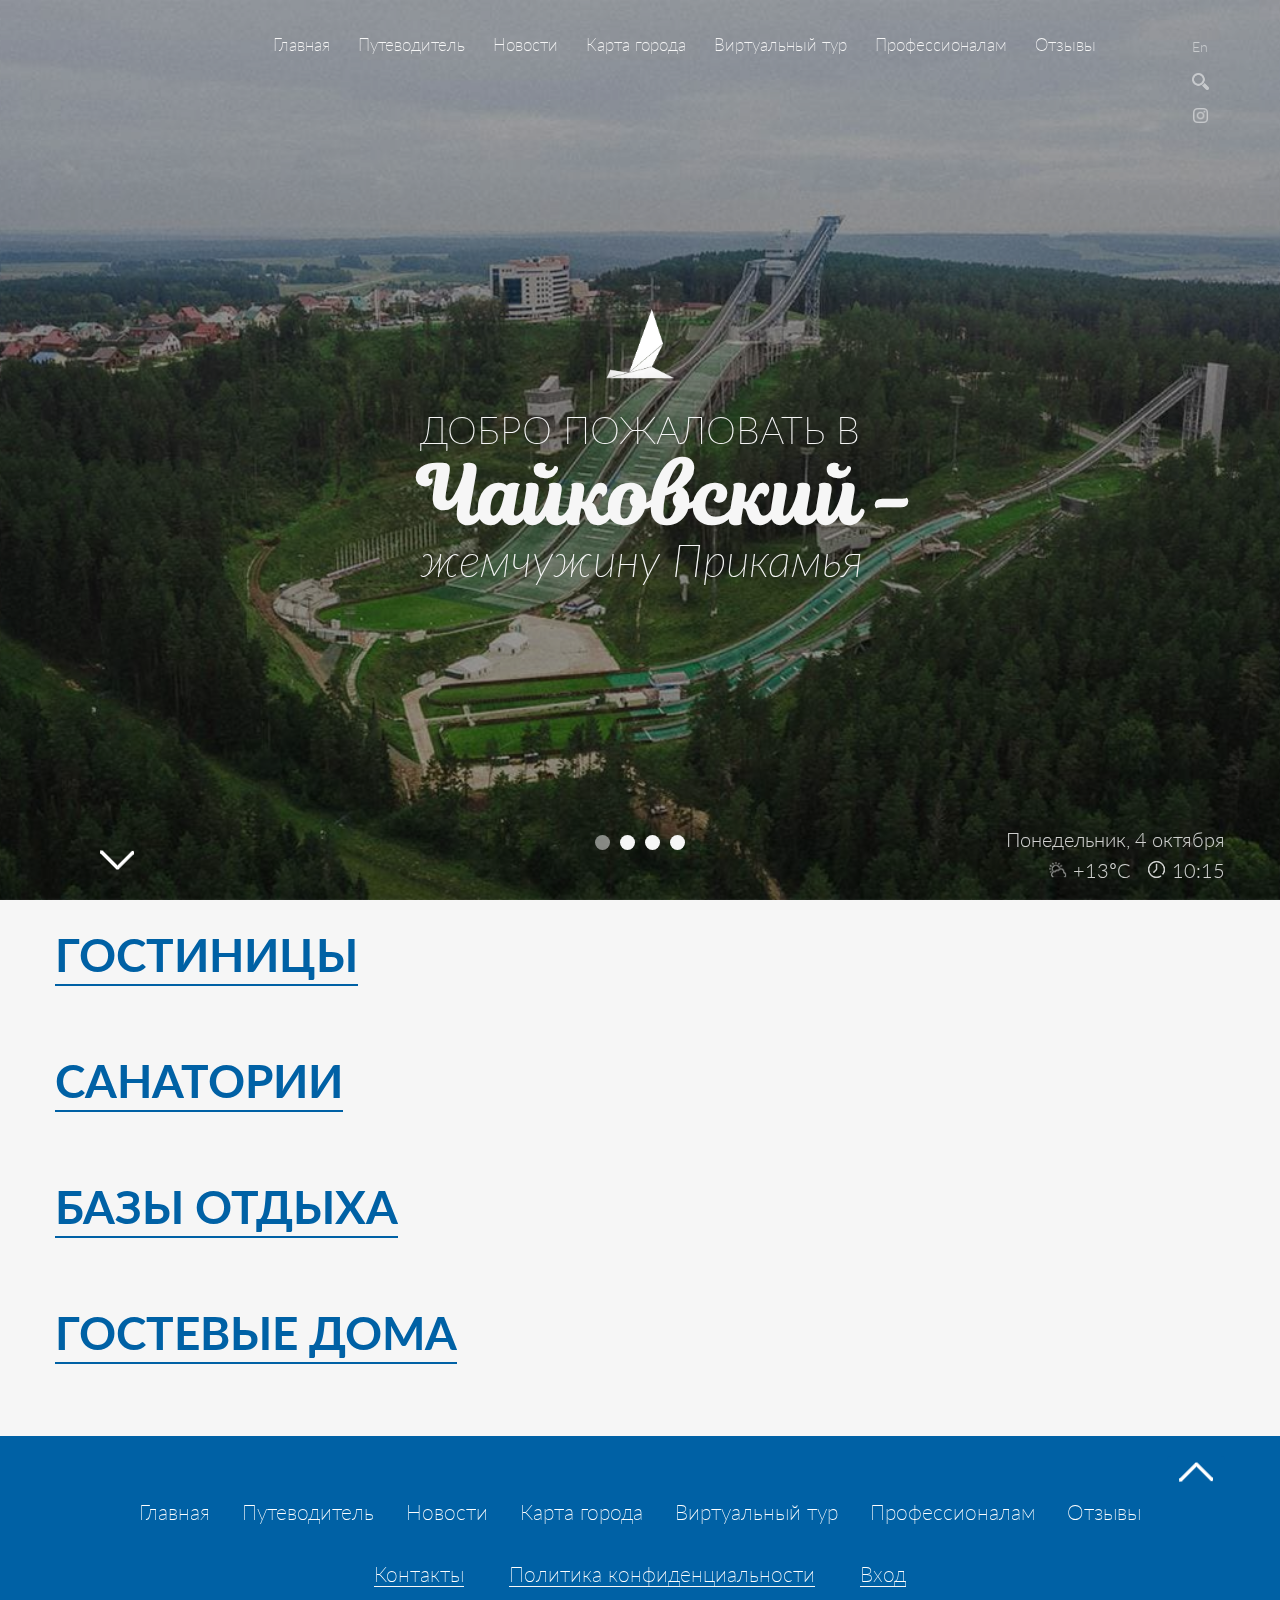
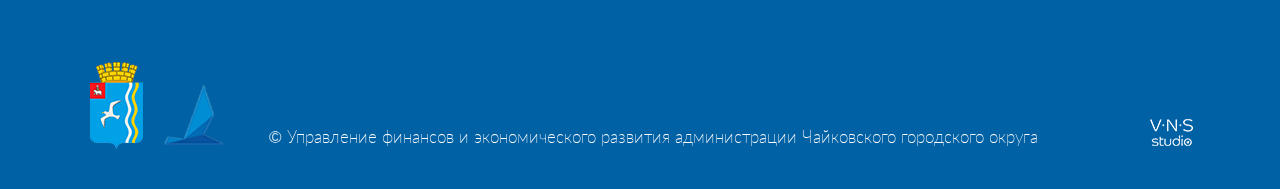
<file: hotels.html>
<!DOCTYPE html>
<html lang="en">

<head>
  <meta charset="UTF-8">
  <meta name="viewport" content="width=device-width, initial-scale=1.0">
  <meta http-equiv="X-UA-Compatible" content="ie=edge">
  <title>Чайковский - жемчужина Прикамья</title>
  <link rel="icon" type="image/png" sizes="32x32" href="./img/favicon/favicon-32x32.png">
  <link rel="stylesheet" href="css/style.min.css">

</head>


<body>

  <div class="main-wrapper">

    <header class="header">
  <div class="container">
    <div class="header__inner">

      <div class="header__inner-navigation">
        <nav class="header__navbar">
          <ul class="header__navbar-list">
            <li class="header__navbar-item"><a href="./index.html" class="header__navbar-link">Главная</a></li>
            <li class="header__navbar-item header__navbar-item-submenu">
              <button class="header__navbar-link dropdown-item">Путеводитель</button>
              <ul class="header__navbar-sublist">
                <li class="header__navbar-subitem"><a href="./hotels.html" class="header__navbar-sublink">Гостиницы</a></li>
                <li class="header__navbar-subitem"><a href="./restaurants.html" class="header__navbar-sublink">Кафе и рестораны</a></li>
                <li class="header__navbar-subitem"><a href="./leisure.html" class="header__navbar-sublink">Досуг</a></li>
                <li class="header__navbar-subitem"><a href="./tour.html" class="header__navbar-sublink">Экскурсии</a></li>
                <li class="header__navbar-subitem"><a href="./business.html" class="header__navbar-sublink">Деловой туризм</a></li>
                <li class="header__navbar-subitem"><a href="./health.html" class="header__navbar-sublink">Оздоровительный туризм</a></li>
              </ul>
            </li>
            <li class="header__navbar-item"><a href="./news.html" class="header__navbar-link">Новости</a></li>
            <li class="header__navbar-item"><a href="./maps.html" class="header__navbar-link">Карта города</a></li>
            <li class="header__navbar-item"><a href="./virtual.html" class="header__navbar-link">Виртуальный тур</a></li>
            <li class="header__navbar-item"><a href="./news-prof.html" class="header__navbar-link">Профессионалам</a></li>
            <li class="header__navbar-item"><a href="./reviews.html" class="header__navbar-link">Отзывы</a></li>
          </ul>
        </nav>
      </div>


      <div class="header__aside">
        <div class="header__aside-burder">
          <div class="header-burger">
            <span></span>
          </div>
        </div>

        <div class="header__aside-language">
          <select class='header__aside-select' name=''>
            <option value='En' selected='selected'>En</option>
            <option value='Ru'>Ru</option>
          </select>
        </div>

        <div class="header__aside-form form-aside">
          <button class="form-aside__triger">
            <img src="./img/header-intro/search-icon.png" alt="Поиск" title="Поиск по сайту" class="aside-img form-aside__triger-img">
          </button>
          <form action="#" class="form-aside__body">
            <input type="text" class="form-aside__input">
            <button type="submit" class="form-aside__button">
              <img src="./img/header-intro/search-icon.png" alt="Поиск" title="Поиск по сайту" class="aside-img">
            </button>
          </form>
        </div>

        <div class="header__aside-social">
          <a href="https://www.instagram.com/" target="_blank" class="header__aside-link">
            <img src="./img/header-intro/instagram-icon.png" alt="instagram" class="aside-img">
          </a>
        </div>
      </div>



    </div>
  </div>
</header>


    <div class="main">

      <div class="intro">

  <div class="swiper-container intro__slider">
    <div class="swiper-wrapper">
      <div class="swiper-slide intro__slide">
        <img src="img/header-intro/01.jpg" alt="background" class="intro__slide-img">
      </div>
      <div class="swiper-slide intro__slide">
        <img src="img/header-intro/02.jpg" alt="background" class="intro__slide-img">
      </div>
      <div class="swiper-slide intro__slide">
        <img src="img/header-intro/03.jpg" alt="background" class="intro__slide-img">
      </div>
      <div class="swiper-slide intro__slide">
        <img src="img/header-intro/04.jpg" alt="background" class="intro__slide-img">
      </div>

    </div>
  </div>

  <div class="container intro-info">
    <div class="header-time">
      <p>Понедельник, 4 октября</p>
      <p class="header-time__weather">+13°С</p>
      <p class="header-time__time">10:15</p>
    </div>
    <img src="./img/header-intro/arrows.png" alt="" class="arrow-header">
  </div>


  <div class="intro__control">
    <div class="intro-pagination"></div>
  </div>

  <div class="intro__inner">
    <div class="intro__inner-logo">
      <img src="./img/header-intro/logotype.png" alt="logotype">
    </div>
    <h1 class="intro__title">
      <span class="intro__title-thin">Добро пожаловать в</span>
      <span class="intro__title-magnolia">Чайковский</span>
      <span class="intro__title-thinitalic">жемчужину Прикамья</span>
    </h1>
  </div>

</div>


      <div class="places">
  <div class="container">

    <div class="places__item">

      <h2 class="places__title headline-1 accordion">гостиницы</h2>

      <div class="places__item-content item-content">

        <div class="item-content__subitem">
          <a href="http://snezhinka.chifk.ru/" target="_blank" class="item-content__subitem-link">
            <div class="item-content__wrapper-img">
              <img src="./img/hostels/1.jpg" alt="image" class="item-content__img">
            </div>
            <div class="item-content__descr">
              <p>Гостиница</p>
              <p>«Снежинка»</p>
            </div>
          </a>
        </div>
        <div class="item-content__subitem">
          <a href="#" target="_blank" class="item-content__subitem-link">
            <div class="item-content__wrapper-img">
              <img src="./img/hostels/2.jpg" alt="image" class="item-content__img">
            </div>
            <div class="item-content__descr">
              <p>Гостиница</p>
              <p>«Дилижанс»</p>
            </div>
          </a>
        </div>
        <div class="item-content__subitem">
          <a href="#" target="_blank" class="item-content__subitem-link">
            <div class="item-content__wrapper-img">
              <img src="./img/hostels/3.jpg" alt="image" class="item-content__img">
            </div>
            <div class="item-content__descr">
              <p>Гостиница</p>
              <p>«Волна»</p>
            </div>
          </a>
        </div>

        <div class="item-content__subitem">
          <a href="#" target="_blank" class="item-content__subitem-link">
            <div class="item-content__wrapper-img">
              <img src="./img/hostels/4.jpg" alt="image" class="item-content__img">
            </div>
            <div class="item-content__descr">
              <p>Гостиница</p>
              <p>
                «Куба»</p>
            </div>
          </a>
        </div>
        <div class="item-content__subitem">
          <a href="#" target="_blank" class="item-content__subitem-link">
            <div class="item-content__wrapper-img">
              <img src="./img/hostels/5.jpg" alt="image" class="item-content__img">
            </div>
            <div class="item-content__descr">
              <p>Отель
              </p>
              <p>
                «Чайковский»</p>
            </div>
          </a>
        </div>
        <div class="item-content__subitem">
          <a href="#" target="_blank" class="item-content__subitem-link">
            <div class="item-content__wrapper-img">
              <img src="./img/hostels/6.jpg" alt="image" class="item-content__img">
            </div>
            <div class="item-content__descr">
              <p>Гостиница</p>
              <p>«Градец»</p>
            </div>
          </a>
        </div>


      </div>

    </div>


    <div class="places__item">

      <h2 class="places__title headline-1 accordion">Санатории</h2>

      <div class="places__item-content item-content">

        <div class="item-content__subitem">
          <a href="#" target="_blank" class="item-content__subitem-link">
            <div class="item-content__wrapper-img">
              <img src="./img/hostels/1.jpg" alt="image" class="item-content__img">
            </div>
            <div class="item-content__descr">
              <p>Санаторий
              </p>
              <p>«Чайка»</p>
            </div>
          </a>
        </div>
        <div class="item-content__subitem">
          <a href="#" target="_blank" class="item-content__subitem-link">
            <div class="item-content__wrapper-img">
              <img src="./img/hostels/2.jpg" alt="image" class="item-content__img">
            </div>
            <div class="item-content__descr">
              <p>Санаторий
              </p>
              <p>«Изумруд»</p>
            </div>
          </a>
        </div>
        <div class="item-content__subitem">
          <a href="#" target="_blank" class="item-content__subitem-link">
            <div class="item-content__wrapper-img">
              <img src="./img/hostels/3.jpg" alt="image" class="item-content__img">
            </div>
            <div class="item-content__descr">
              <p>Санаторий
              </p>
              <p>«Камские Зори»</p>
            </div>
          </a>
        </div>



      </div>

    </div>

    <div class="places__item">

      <h2 class="places__title headline-1 accordion">Базы отдыха</h2>

      <div class="places__item-content item-content">

        <div class="item-content__subitem">
          <a href="#" class="item-content__subitem-link">
            <div class="item-content__wrapper-img">
              <img src="./img/hostels/10.jpg" alt="image" class="item-content__img">
            </div>
            <div class="item-content__descr">
              <p>База отдыха</p>
              <p>«Бухта Южная»</p>
            </div>
          </a>
        </div>
        <div class="item-content__subitem">
          <a href="#" class="item-content__subitem-link">
            <div class="item-content__wrapper-img">
              <img src="./img/hostels/11.jpg" alt="image" class="item-content__img">
            </div>
            <div class="item-content__descr">
              <p>База отдыха
              </p>
              <p>«Раздолье»</p>
            </div>
          </a>
        </div>
        <div class="item-content__subitem">
          <a href="#" class="item-content__subitem-link">
            <div class="item-content__wrapper-img">
              <img src="./img/hostels/12.jpg" alt="image" class="item-content__img">
            </div>
            <div class="item-content__descr">
              <p>База отдыха
              </p>
              <p>«Русь»</p>
            </div>
          </a>
        </div>
        <div class="item-content__subitem">
          <a href="#" class="item-content__subitem-link">
            <div class="item-content__wrapper-img">
              <img src="./img/hostels/13.jpg" alt="image" class="item-content__img">
            </div>
            <div class="item-content__descr">
              <p>База отдыха
              </p>
              <p>«Ашатли»</p>
            </div>
          </a>
        </div>



      </div>

    </div>

    <div class="places__item">

      <h2 class="places__title headline-1 accordion">Гостевые дома</h2>

      <div class="places__item-content item-content">

        <div class="item-content__subitem">
          <a href="#" class="item-content__subitem-link">
            <div class="item-content__wrapper-img">
              <img src="./img/hostels/14.jpg" alt="image" class="item-content__img">
            </div>
            <div class="item-content__descr">
              <p>Гостевой дом</p>
              <p>«Теремок»</p>
            </div>
          </a>
        </div>
        <div class="item-content__subitem">
          <a href="#" class="item-content__subitem-link">
            <div class="item-content__wrapper-img">
              <img src="./img/hostels/15.jpg" alt="image" class="item-content__img">
            </div>
            <div class="item-content__descr">
              <p>Гостевой дом</p>
              <p>«Визит»</p>
            </div>
          </a>
        </div>




      </div>

    </div>




  </div>
</div>


    </div>

    <footer class="footer">

  <div class="container">
    <div class="footer__inner">
      <div class="scrollup">
        <img class="scrollup-img" src="./img/scrollup.png" alt="scrollup">
      </div>
      <ul class="footer-list">
        <li><a href="">Главная</a></li>
        <li class="footer-list__menu">
          <button class="footer-list__button ">Путеводитель</button>
          <ul class="footer-subMenu item-content">
            <li><a href="hostels.html">Гостиницы</a></li>
            <li><a href="#">Кафе и рестораны</a></li>
            <li><a href="#">Досуг</a></li>
            <li><a href="#">Экскурсии</a></li>
            <li><a href="#">Деловой туризм</a></li>
            <li><a href="#">Оздоровительный туризм</a></li>
          </ul>
        </li>
        <li><a href="#">Новости</a></li>
        <li><a href="#">Карта города</a></li>
        <li><a href="#">Виртуальный тур</a></li>
        <li><a href="#">Профессионалам</a></li>
        <li><a href="#">Отзывы</a></li>
      </ul>
      <ul class="footer-subList">
        <li><a href="./contacts.html">Контакты</a></li>
        <li><a href="#">Политика конфиденциальности</a></li>
        <li><a href="#">Вход</a></li>
      </ul>
      <div class="footer-row">
        <div class="footer-row__item footer-row__flex">
          <div class="footer-row__img">
            <img src="img/footer/01.png" alt="image">
            <img src="img/footer/02.png" alt="logo" class="footer-logo">
          </div>
          <p><span class="icon-copyright">©</span> Управление финансов и экономического развития администрации Чайковского городского округа</p>
        </div>
        <div class="footer-row__item">
          <img src="img/footer/03.png" alt="image">
        </div>
      </div>
    </div>
  </div>
</footer>



  </div>


  <!-- <script src="https://ajax.googleapis.com/ajax/libs/jquery/3.6.0/jquery.min.js"></script> -->
  <script defer src="js/main.min.js"></script>

</body>

</html>
</file>
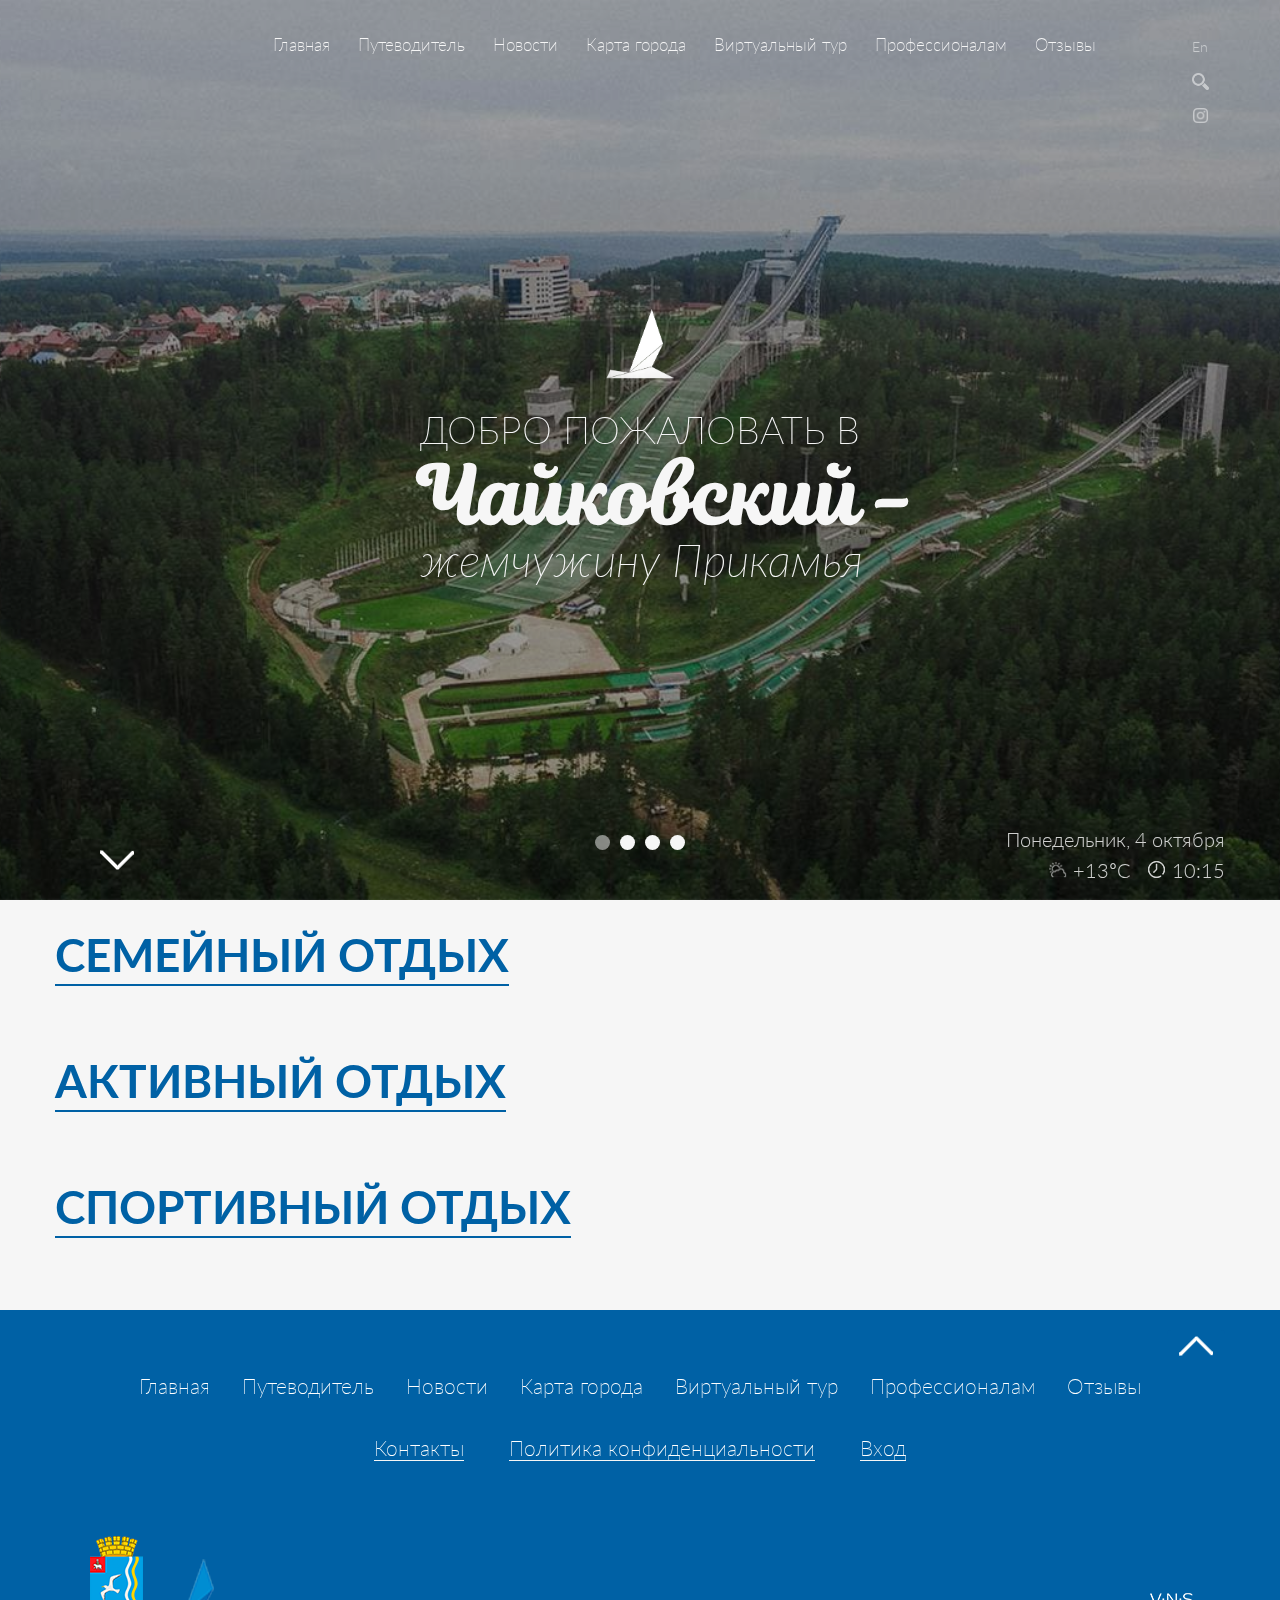
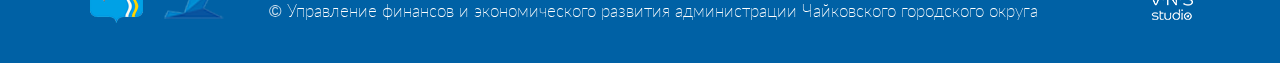
<file: leisure.html>
<!DOCTYPE html>
<html lang="en">

<head>
  <meta charset="UTF-8">
  <meta name="viewport" content="width=device-width, initial-scale=1.0">
  <meta http-equiv="X-UA-Compatible" content="ie=edge">
  <title>Чайковский - жемчужина Прикамья</title>
  <link rel="icon" type="image/png" sizes="32x32" href="./img/favicon/favicon-32x32.png">
  <link rel="stylesheet" href="css/style.min.css">

</head>


<body>

  <div class="main-wrapper">

    <header class="header">
  <div class="container">
    <div class="header__inner">

      <div class="header__inner-navigation">
        <nav class="header__navbar">
          <ul class="header__navbar-list">
            <li class="header__navbar-item"><a href="./index.html" class="header__navbar-link">Главная</a></li>
            <li class="header__navbar-item header__navbar-item-submenu">
              <button class="header__navbar-link dropdown-item">Путеводитель</button>
              <ul class="header__navbar-sublist">
                <li class="header__navbar-subitem"><a href="./hotels.html" class="header__navbar-sublink">Гостиницы</a></li>
                <li class="header__navbar-subitem"><a href="./restaurants.html" class="header__navbar-sublink">Кафе и рестораны</a></li>
                <li class="header__navbar-subitem"><a href="./leisure.html" class="header__navbar-sublink">Досуг</a></li>
                <li class="header__navbar-subitem"><a href="./tour.html" class="header__navbar-sublink">Экскурсии</a></li>
                <li class="header__navbar-subitem"><a href="./business.html" class="header__navbar-sublink">Деловой туризм</a></li>
                <li class="header__navbar-subitem"><a href="./health.html" class="header__navbar-sublink">Оздоровительный туризм</a></li>
              </ul>
            </li>
            <li class="header__navbar-item"><a href="./news.html" class="header__navbar-link">Новости</a></li>
            <li class="header__navbar-item"><a href="./maps.html" class="header__navbar-link">Карта города</a></li>
            <li class="header__navbar-item"><a href="./virtual.html" class="header__navbar-link">Виртуальный тур</a></li>
            <li class="header__navbar-item"><a href="./news-prof.html" class="header__navbar-link">Профессионалам</a></li>
            <li class="header__navbar-item"><a href="./reviews.html" class="header__navbar-link">Отзывы</a></li>
          </ul>
        </nav>
      </div>


      <div class="header__aside">
        <div class="header__aside-burder">
          <div class="header-burger">
            <span></span>
          </div>
        </div>

        <div class="header__aside-language">
          <select class='header__aside-select' name=''>
            <option value='En' selected='selected'>En</option>
            <option value='Ru'>Ru</option>
          </select>
        </div>

        <div class="header__aside-form form-aside">
          <button class="form-aside__triger">
            <img src="./img/header-intro/search-icon.png" alt="Поиск" title="Поиск по сайту" class="aside-img form-aside__triger-img">
          </button>
          <form action="#" class="form-aside__body">
            <input type="text" class="form-aside__input">
            <button type="submit" class="form-aside__button">
              <img src="./img/header-intro/search-icon.png" alt="Поиск" title="Поиск по сайту" class="aside-img">
            </button>
          </form>
        </div>

        <div class="header__aside-social">
          <a href="https://www.instagram.com/" target="_blank" class="header__aside-link">
            <img src="./img/header-intro/instagram-icon.png" alt="instagram" class="aside-img">
          </a>
        </div>
      </div>



    </div>
  </div>
</header>


    <div class="main">

      <div class="intro">

  <div class="swiper-container intro__slider">
    <div class="swiper-wrapper">
      <div class="swiper-slide intro__slide">
        <img src="img/header-intro/01.jpg" alt="background" class="intro__slide-img">
      </div>
      <div class="swiper-slide intro__slide">
        <img src="img/header-intro/02.jpg" alt="background" class="intro__slide-img">
      </div>
      <div class="swiper-slide intro__slide">
        <img src="img/header-intro/03.jpg" alt="background" class="intro__slide-img">
      </div>
      <div class="swiper-slide intro__slide">
        <img src="img/header-intro/04.jpg" alt="background" class="intro__slide-img">
      </div>

    </div>
  </div>

  <div class="container intro-info">
    <div class="header-time">
      <p>Понедельник, 4 октября</p>
      <p class="header-time__weather">+13°С</p>
      <p class="header-time__time">10:15</p>
    </div>
    <img src="./img/header-intro/arrows.png" alt="" class="arrow-header">
  </div>


  <div class="intro__control">
    <div class="intro-pagination"></div>
  </div>

  <div class="intro__inner">
    <div class="intro__inner-logo">
      <img src="./img/header-intro/logotype.png" alt="logotype">
    </div>
    <h1 class="intro__title">
      <span class="intro__title-thin">Добро пожаловать в</span>
      <span class="intro__title-magnolia">Чайковский</span>
      <span class="intro__title-thinitalic">жемчужину Прикамья</span>
    </h1>
  </div>

</div>


      <div class="places">
  <div class="container">

    <div class="places__item">

      <h2 class="places__title headline-1 accordion">СЕМЕЙНЫЙ ОТДЫХ</h2>

      <div class="places__item-content item-content">

        <div class="item-content__subitem">
          <a href="#" class="item-content__subitem-link">
            <div class="item-content__wrapper-img">
              <img src="./img/leisure/1.jpg" alt="image" class="item-content__img">
            </div>
            <div class="item-content__descr">
              <p>Парк
              </p>
              <p>культуры и отдыха</p>
            </div>
          </a>
        </div>
        <div class="item-content__subitem">
          <a href="#" class="item-content__subitem-link">
            <div class="item-content__wrapper-img">
              <img src="./img/leisure/2.jpg" alt="image" class="item-content__img">
            </div>
            <div class="item-content__descr">
              <p>Театр
              </p>
              <p>драмы и комедии</p>
            </div>
          </a>
        </div>
        <div class="item-content__subitem">
          <a href="#" class="item-content__subitem-link">
            <div class="item-content__wrapper-img">
              <img src="./img/leisure/3.jpg" alt="image" class="item-content__img">
            </div>
            <div class="item-content__descr">
              <p>Арт-центр
              </p>
              <p>«Шкатулка
                композитора»</p>
            </div>
          </a>
        </div>

        <div class="item-content__subitem">
          <a href="#" class="item-content__subitem-link">
            <div class="item-content__wrapper-img">
              <img src="./img/leisure/4.jpg" alt="image" class="item-content__img">
            </div>
            <div class="item-content__descr">
              <p>Культурный центр
              </p>
              <p>«Марковский»</p>
            </div>
          </a>
        </div>
        <div class="item-content__subitem">
          <a href="#" class="item-content__subitem-link">
            <div class="item-content__wrapper-img">
              <img src="./img/leisure/5.jpg" alt="image" class="item-content__img">
            </div>
            <div class="item-content__descr">
              <p>Дворец
              </p>
              <p>Культуры</p>
            </div>
          </a>
        </div>
        <div class="item-content__subitem">
          <a href="#" class="item-content__subitem-link">
            <div class="item-content__wrapper-img">
              <img src="./img/leisure/6.jpg" alt="image" class="item-content__img">
            </div>
            <div class="item-content__descr">
              <p>Развлекательный
                комплекс
              </p>
              <p>«Серебряный шар»</p>
            </div>
          </a>
        </div>
        <div class="item-content__subitem">
          <a href="#" class="item-content__subitem-link">
            <div class="item-content__wrapper-img">
              <img src="./img/leisure/7.jpg" alt="image" class="item-content__img">
            </div>
            <div class="item-content__descr">
              <p>Киноцентр
              </p>
              <p>«Кама»</p>
            </div>
          </a>
        </div>
        <div class="item-content__subitem">
          <a href="#" class="item-content__subitem-link">
            <div class="item-content__wrapper-img">
              <img src="./img/leisure/8.jpg" alt="image" class="item-content__img">
            </div>
            <div class="item-content__descr">
              <p>Мини
              </p>
              <p>зоопарк</p>
            </div>
          </a>
        </div>
        <div class="item-content__subitem">
          <a href="#" class="item-content__subitem-link">
            <div class="item-content__wrapper-img">
              <img src="./img/leisure/9.jpg" alt="image" class="item-content__img">
            </div>
            <div class="item-content__descr">
              <p>Батутный центр
              </p>
              <p>«MEGA JUMP»</p>
            </div>
          </a>
        </div>
        <div class="item-content__subitem">
          <a href="#" class="item-content__subitem-link">
            <div class="item-content__wrapper-img">
              <img src="./img/leisure/10.jpg" alt="image" class="item-content__img">
            </div>
            <div class="item-content__descr">
              <p>Боулинг
              </p>
              <p> «Золотой шар»</p>
            </div>
          </a>
        </div>


      </div>

    </div>


    <div class="places__item">

      <h2 class="places__title headline-1 accordion">АКТИВНЫЙ ОТДЫХ</h2>

      <div class="places__item-content item-content">

        <div class="item-content__subitem">
          <a href="#" class="item-content__subitem-link">
            <div class="item-content__wrapper-img">
              <img src="./img/leisure/11.jpg" alt="image" class="item-content__img">
            </div>
            <div class="item-content__descr">
              <p>База отдыха
              </p>
              <p>«Бухта южная»</p>
            </div>
          </a>
        </div>
        <div class="item-content__subitem">
          <a href="#" class="item-content__subitem-link">
            <div class="item-content__wrapper-img">
              <img src="./img/leisure/12.jpg" alt="image" class="item-content__img">
            </div>
            <div class="item-content__descr">
              <p>Горнолыжный
                комплекс
              </p>
              <p>«Новая волна»</p>
            </div>
          </a>
        </div>
        <div class="item-content__subitem">
          <a href="#" class="item-content__subitem-link">
            <div class="item-content__wrapper-img">
              <img src="./img/leisure/13.jpg" alt="image" class="item-content__img">
            </div>
            <div class="item-content__descr">
              <p>База отдыха
              </p>
              <p>«Раздолье»</p>
            </div>
          </a>
        </div>
        <div class="item-content__subitem">
          <a href="#" class="item-content__subitem-link">
            <div class="item-content__wrapper-img">
              <img src="./img/leisure/14.jpg" alt="image" class="item-content__img">
            </div>
            <div class="item-content__descr">
              <p>База отдыха
              </p>
              <p>«Русь»</p>
            </div>
          </a>
        </div>
        <div class="item-content__subitem">
          <a href="#" class="item-content__subitem-link">
            <div class="item-content__wrapper-img">
              <img src="./img/leisure/15.jpg" alt="image" class="item-content__img">
            </div>
            <div class="item-content__descr">
              <p>База отдыха
              </p>
              <p>«Ашатли»</p>
            </div>
          </a>
        </div>
        <div class="item-content__subitem">
          <a href="#" class="item-content__subitem-link">
            <div class="item-content__wrapper-img">
              <img src="./img/leisure/16.jpg" alt="image" class="item-content__img">
            </div>
            <div class="item-content__descr">
              <p>Федеральный центр
              </p>
              <p>
                «Снежинка»</p>
            </div>
          </a>
        </div>
        <div class="item-content__subitem">
          <a href="#" class="item-content__subitem-link">
            <div class="item-content__wrapper-img">
              <img src="./img/leisure/17.jpg" alt="image" class="item-content__img">
            </div>
            <div class="item-content__descr">
              <p>Картинг-клуб
              </p>
              <p>«Кама-карт»</p>
            </div>
          </a>
        </div>



      </div>

    </div>

    <div class="places__item">

      <h2 class="places__title headline-1 accordion">СПОРТИВНЫЙ ОТДЫХ</h2>

      <div class="places__item-content item-content">

        <div class="item-content__subitem">
          <a href="#" class="item-content__subitem-link">
            <div class="item-content__wrapper-img">
              <img src="./img/leisure/18.jpg" alt="image" class="item-content__img">
            </div>
            <div class="item-content__descr">
              <p>Спорткомплекс
              </p>
              <p>«Темп»</p>
            </div>
          </a>
        </div>
        <div class="item-content__subitem">
          <a href="#" class="item-content__subitem-link">
            <div class="item-content__wrapper-img">
              <img src="./img/leisure/19.jpg" alt="image" class="item-content__img">
            </div>
            <div class="item-content__descr">
              <p>Спорткомплекс
              </p>
              <p>«Буревестник»</p>
            </div>
          </a>
        </div>
        <div class="item-content__subitem">
          <a href="#" class="item-content__subitem-link">
            <div class="item-content__wrapper-img">
              <img src="./img/leisure/20.jpg" alt="image" class="item-content__img">
            </div>
            <div class="item-content__descr">
              <p>Стадион
              </p>
              <p>«Центральный»</p>
            </div>
          </a>
        </div>
        <div class="item-content__subitem">
          <a href="#" class="item-content__subitem-link">
            <div class="item-content__wrapper-img">
              <img src="./img/leisure/21.jpg" alt="image" class="item-content__img">
            </div>
            <div class="item-content__descr">
              <p>Стадион
              </p>
              <p>«Энергия»</p>
            </div>
          </a>
        </div>
        <div class="item-content__subitem">
          <a href="#" class="item-content__subitem-link">
            <div class="item-content__wrapper-img">
              <img src="./img/leisure/22.jpg" alt="image" class="item-content__img">
            </div>
            <div class="item-content__descr">
              <p>Спорткомплекс
              </p>
              <p>«Импульс»</p>
            </div>
          </a>
        </div>
        <div class="item-content__subitem">
          <a href="#" class="item-content__subitem-link">
            <div class="item-content__wrapper-img">
              <img src="./img/leisure/23.jpg" alt="image" class="item-content__img">
            </div>
            <div class="item-content__descr">
              <p>Спортивный клуб
              </p>
              <p>«Платформа»</p>
            </div>
          </a>
        </div>



      </div>

    </div>





  </div>
</div>


    </div>

    <footer class="footer">

  <div class="container">
    <div class="footer__inner">
      <div class="scrollup">
        <img class="scrollup-img" src="./img/scrollup.png" alt="scrollup">
      </div>
      <ul class="footer-list">
        <li><a href="">Главная</a></li>
        <li class="footer-list__menu">
          <button class="footer-list__button ">Путеводитель</button>
          <ul class="footer-subMenu item-content">
            <li><a href="hostels.html">Гостиницы</a></li>
            <li><a href="#">Кафе и рестораны</a></li>
            <li><a href="#">Досуг</a></li>
            <li><a href="#">Экскурсии</a></li>
            <li><a href="#">Деловой туризм</a></li>
            <li><a href="#">Оздоровительный туризм</a></li>
          </ul>
        </li>
        <li><a href="#">Новости</a></li>
        <li><a href="#">Карта города</a></li>
        <li><a href="#">Виртуальный тур</a></li>
        <li><a href="#">Профессионалам</a></li>
        <li><a href="#">Отзывы</a></li>
      </ul>
      <ul class="footer-subList">
        <li><a href="./contacts.html">Контакты</a></li>
        <li><a href="#">Политика конфиденциальности</a></li>
        <li><a href="#">Вход</a></li>
      </ul>
      <div class="footer-row">
        <div class="footer-row__item footer-row__flex">
          <div class="footer-row__img">
            <img src="img/footer/01.png" alt="image">
            <img src="img/footer/02.png" alt="logo" class="footer-logo">
          </div>
          <p><span class="icon-copyright">©</span> Управление финансов и экономического развития администрации Чайковского городского округа</p>
        </div>
        <div class="footer-row__item">
          <img src="img/footer/03.png" alt="image">
        </div>
      </div>
    </div>
  </div>
</footer>



  </div>


  <!-- <script src="https://ajax.googleapis.com/ajax/libs/jquery/3.6.0/jquery.min.js"></script> -->
  <script defer src="js/main.min.js"></script>

</body>

</html>
</file>
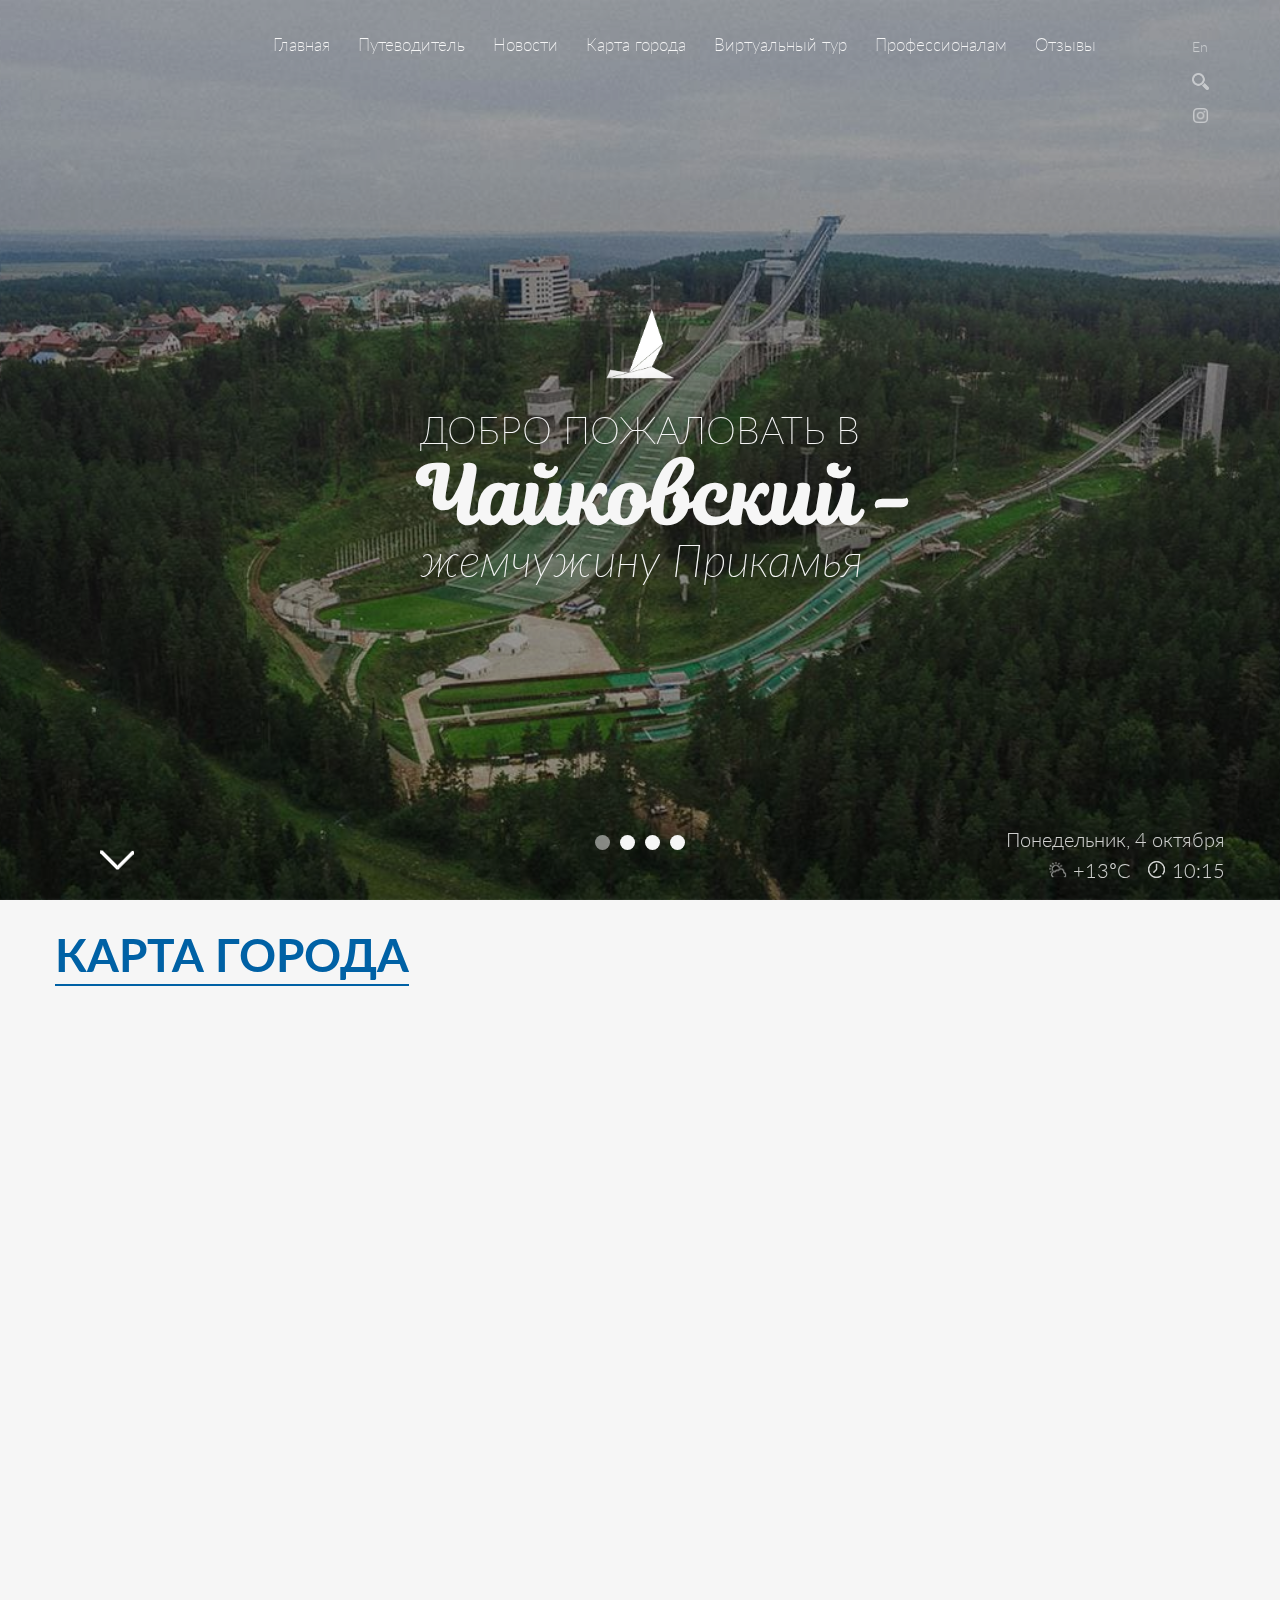
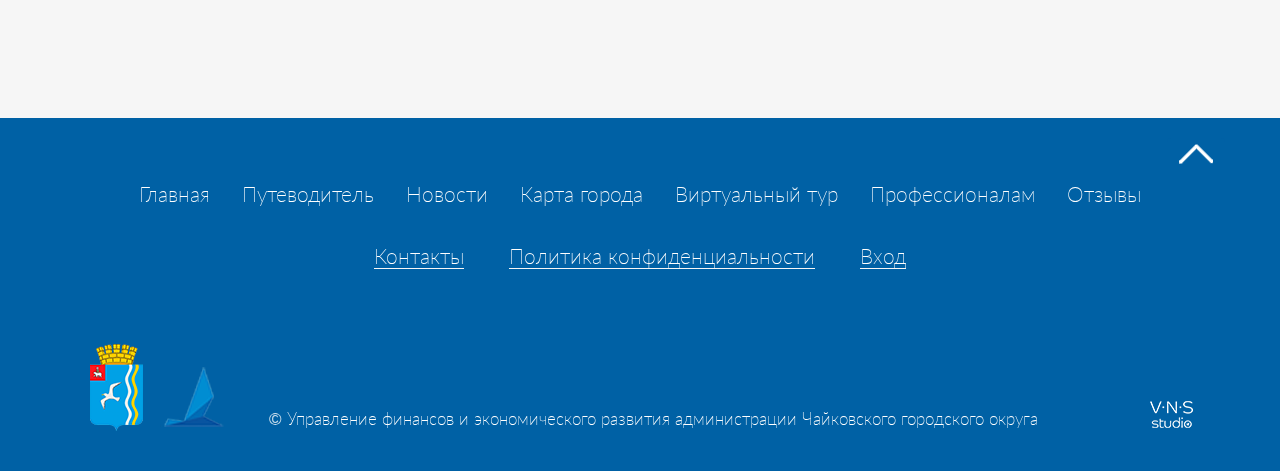
<file: maps.html>
<!DOCTYPE html>
<html lang="en">

<head>
  <meta charset="UTF-8">
  <meta name="viewport" content="width=device-width, initial-scale=1.0">
  <meta http-equiv="X-UA-Compatible" content="ie=edge">
  <title>Чайковский - жемчужина Прикамья</title>
  <link rel="icon" type="image/png" sizes="32x32" href="./img/favicon/favicon-32x32.png">
  <link rel="stylesheet" href="css/style.min.css">

</head>


<body>

  <div class="main-wrapper">

    <header class="header">
  <div class="container">
    <div class="header__inner">

      <div class="header__inner-navigation">
        <nav class="header__navbar">
          <ul class="header__navbar-list">
            <li class="header__navbar-item"><a href="./index.html" class="header__navbar-link">Главная</a></li>
            <li class="header__navbar-item header__navbar-item-submenu">
              <button class="header__navbar-link dropdown-item">Путеводитель</button>
              <ul class="header__navbar-sublist">
                <li class="header__navbar-subitem"><a href="./hotels.html" class="header__navbar-sublink">Гостиницы</a></li>
                <li class="header__navbar-subitem"><a href="./restaurants.html" class="header__navbar-sublink">Кафе и рестораны</a></li>
                <li class="header__navbar-subitem"><a href="./leisure.html" class="header__navbar-sublink">Досуг</a></li>
                <li class="header__navbar-subitem"><a href="./tour.html" class="header__navbar-sublink">Экскурсии</a></li>
                <li class="header__navbar-subitem"><a href="./business.html" class="header__navbar-sublink">Деловой туризм</a></li>
                <li class="header__navbar-subitem"><a href="./health.html" class="header__navbar-sublink">Оздоровительный туризм</a></li>
              </ul>
            </li>
            <li class="header__navbar-item"><a href="./news.html" class="header__navbar-link">Новости</a></li>
            <li class="header__navbar-item"><a href="./maps.html" class="header__navbar-link">Карта города</a></li>
            <li class="header__navbar-item"><a href="./virtual.html" class="header__navbar-link">Виртуальный тур</a></li>
            <li class="header__navbar-item"><a href="./news-prof.html" class="header__navbar-link">Профессионалам</a></li>
            <li class="header__navbar-item"><a href="./reviews.html" class="header__navbar-link">Отзывы</a></li>
          </ul>
        </nav>
      </div>


      <div class="header__aside">
        <div class="header__aside-burder">
          <div class="header-burger">
            <span></span>
          </div>
        </div>

        <div class="header__aside-language">
          <select class='header__aside-select' name=''>
            <option value='En' selected='selected'>En</option>
            <option value='Ru'>Ru</option>
          </select>
        </div>

        <div class="header__aside-form form-aside">
          <button class="form-aside__triger">
            <img src="./img/header-intro/search-icon.png" alt="Поиск" title="Поиск по сайту" class="aside-img form-aside__triger-img">
          </button>
          <form action="#" class="form-aside__body">
            <input type="text" class="form-aside__input">
            <button type="submit" class="form-aside__button">
              <img src="./img/header-intro/search-icon.png" alt="Поиск" title="Поиск по сайту" class="aside-img">
            </button>
          </form>
        </div>

        <div class="header__aside-social">
          <a href="https://www.instagram.com/" target="_blank" class="header__aside-link">
            <img src="./img/header-intro/instagram-icon.png" alt="instagram" class="aside-img">
          </a>
        </div>
      </div>



    </div>
  </div>
</header>


    <div class="main">

      <div class="intro">

  <div class="swiper-container intro__slider">
    <div class="swiper-wrapper">
      <div class="swiper-slide intro__slide">
        <img src="img/header-intro/01.jpg" alt="background" class="intro__slide-img">
      </div>
      <div class="swiper-slide intro__slide">
        <img src="img/header-intro/02.jpg" alt="background" class="intro__slide-img">
      </div>
      <div class="swiper-slide intro__slide">
        <img src="img/header-intro/03.jpg" alt="background" class="intro__slide-img">
      </div>
      <div class="swiper-slide intro__slide">
        <img src="img/header-intro/04.jpg" alt="background" class="intro__slide-img">
      </div>

    </div>
  </div>

  <div class="container intro-info">
    <div class="header-time">
      <p>Понедельник, 4 октября</p>
      <p class="header-time__weather">+13°С</p>
      <p class="header-time__time">10:15</p>
    </div>
    <img src="./img/header-intro/arrows.png" alt="" class="arrow-header">
  </div>


  <div class="intro__control">
    <div class="intro-pagination"></div>
  </div>

  <div class="intro__inner">
    <div class="intro__inner-logo">
      <img src="./img/header-intro/logotype.png" alt="logotype">
    </div>
    <h1 class="intro__title">
      <span class="intro__title-thin">Добро пожаловать в</span>
      <span class="intro__title-magnolia">Чайковский</span>
      <span class="intro__title-thinitalic">жемчужину Прикамья</span>
    </h1>
  </div>

</div>


      <div class="places map">
  <div class="container">

    <div class="places__item">

      <h2 class="places__title headline-1">Карта города</h2>



      <div class="places__item-content">


        <iframe
          src="https://www.google.com/maps/embed?pb=!1m16!1m12!1m3!1d17490.818413691286!2d54.111550118996576!3d56.77125725196098!2m3!1f0!2f0!3f0!3m2!1i1024!2i768!4f13.1!2m1!1z0JTQvtGB0YLQvtC_0YDQuNC80LXRh9Cw0YLQtdC70YzQvdC-0YHRgtC4!5e0!3m2!1sru!2sru!4v1636693355568!5m2!1sru!2sru"
          style="border:0;" allowfullscreen="" loading="lazy"></iframe>



      </div>

    </div>




  </div>
</div>


    </div>

    <footer class="footer">

  <div class="container">
    <div class="footer__inner">
      <div class="scrollup">
        <img class="scrollup-img" src="./img/scrollup.png" alt="scrollup">
      </div>
      <ul class="footer-list">
        <li><a href="">Главная</a></li>
        <li class="footer-list__menu">
          <button class="footer-list__button ">Путеводитель</button>
          <ul class="footer-subMenu item-content">
            <li><a href="hostels.html">Гостиницы</a></li>
            <li><a href="#">Кафе и рестораны</a></li>
            <li><a href="#">Досуг</a></li>
            <li><a href="#">Экскурсии</a></li>
            <li><a href="#">Деловой туризм</a></li>
            <li><a href="#">Оздоровительный туризм</a></li>
          </ul>
        </li>
        <li><a href="#">Новости</a></li>
        <li><a href="#">Карта города</a></li>
        <li><a href="#">Виртуальный тур</a></li>
        <li><a href="#">Профессионалам</a></li>
        <li><a href="#">Отзывы</a></li>
      </ul>
      <ul class="footer-subList">
        <li><a href="./contacts.html">Контакты</a></li>
        <li><a href="#">Политика конфиденциальности</a></li>
        <li><a href="#">Вход</a></li>
      </ul>
      <div class="footer-row">
        <div class="footer-row__item footer-row__flex">
          <div class="footer-row__img">
            <img src="img/footer/01.png" alt="image">
            <img src="img/footer/02.png" alt="logo" class="footer-logo">
          </div>
          <p><span class="icon-copyright">©</span> Управление финансов и экономического развития администрации Чайковского городского округа</p>
        </div>
        <div class="footer-row__item">
          <img src="img/footer/03.png" alt="image">
        </div>
      </div>
    </div>
  </div>
</footer>



  </div>


  <!-- <script src="https://ajax.googleapis.com/ajax/libs/jquery/3.6.0/jquery.min.js"></script> -->
  <script defer src="js/main.min.js"></script>

</body>

</html>
</file>
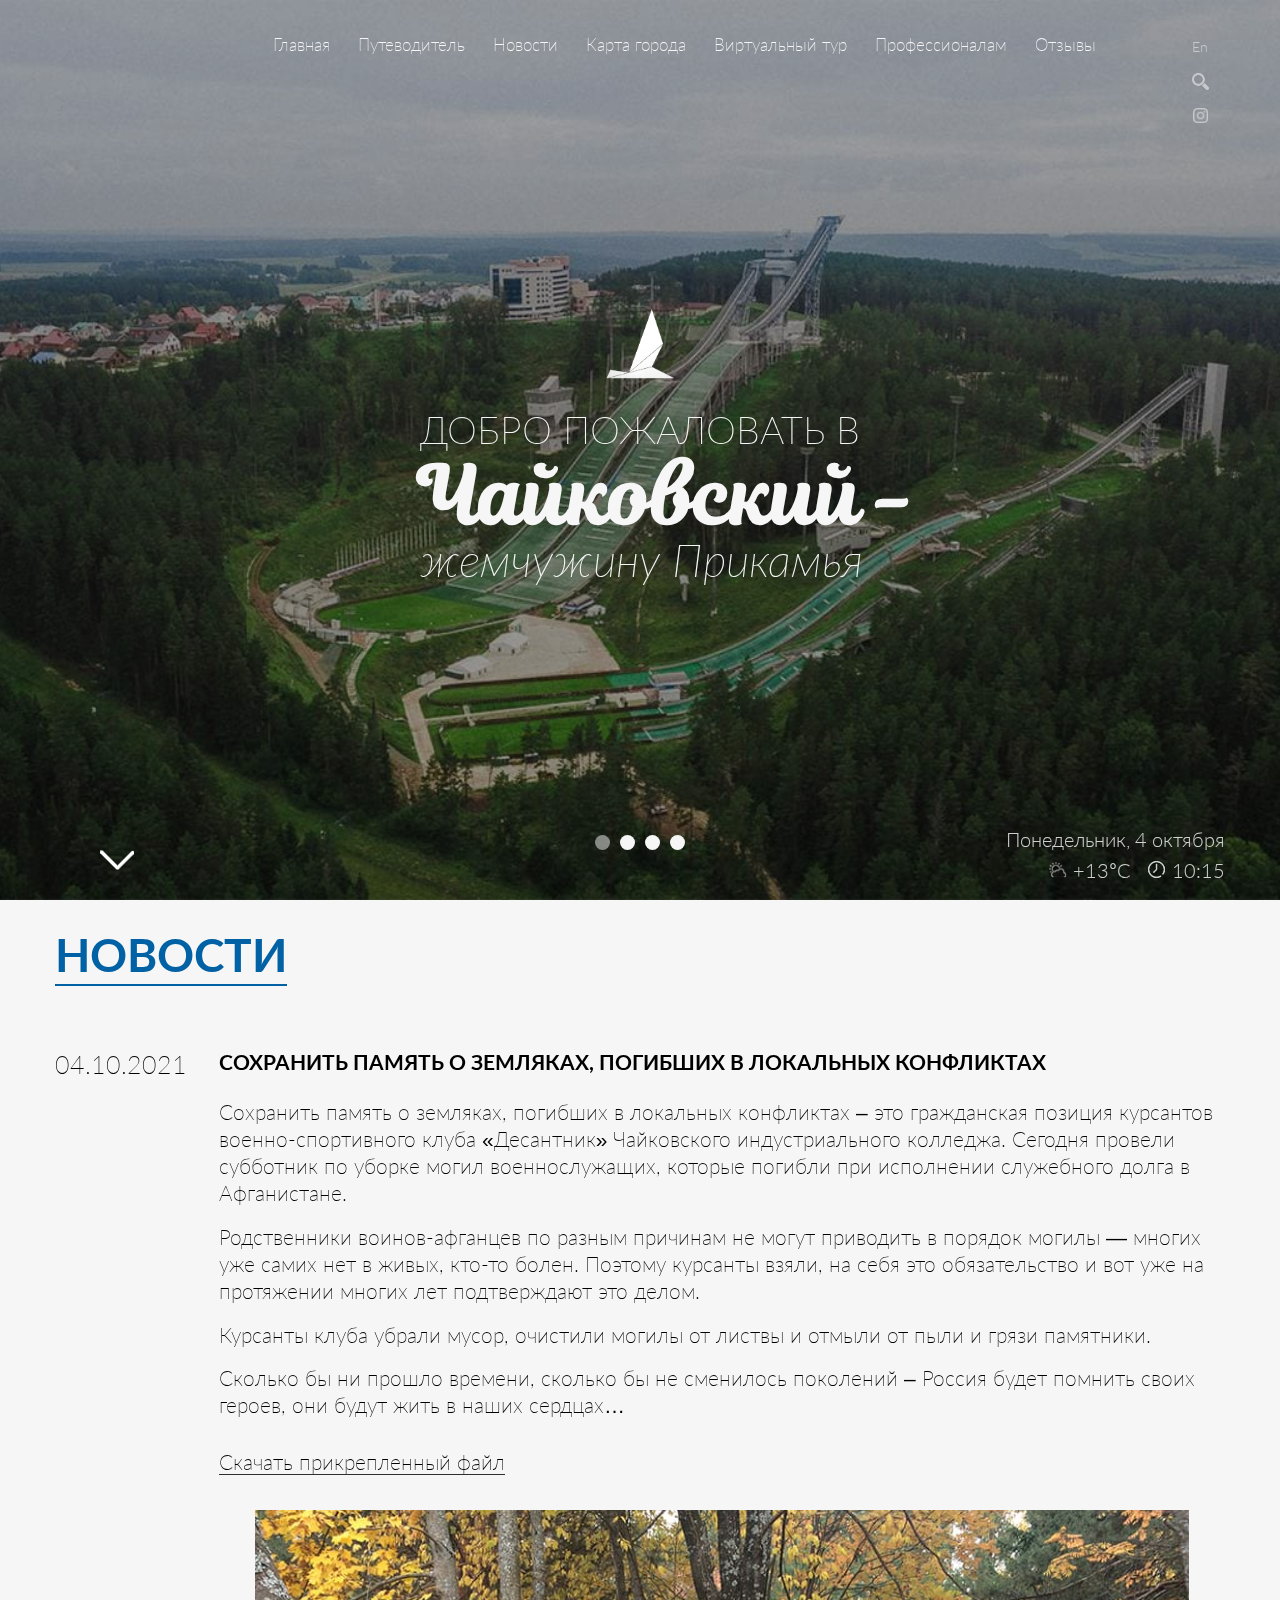
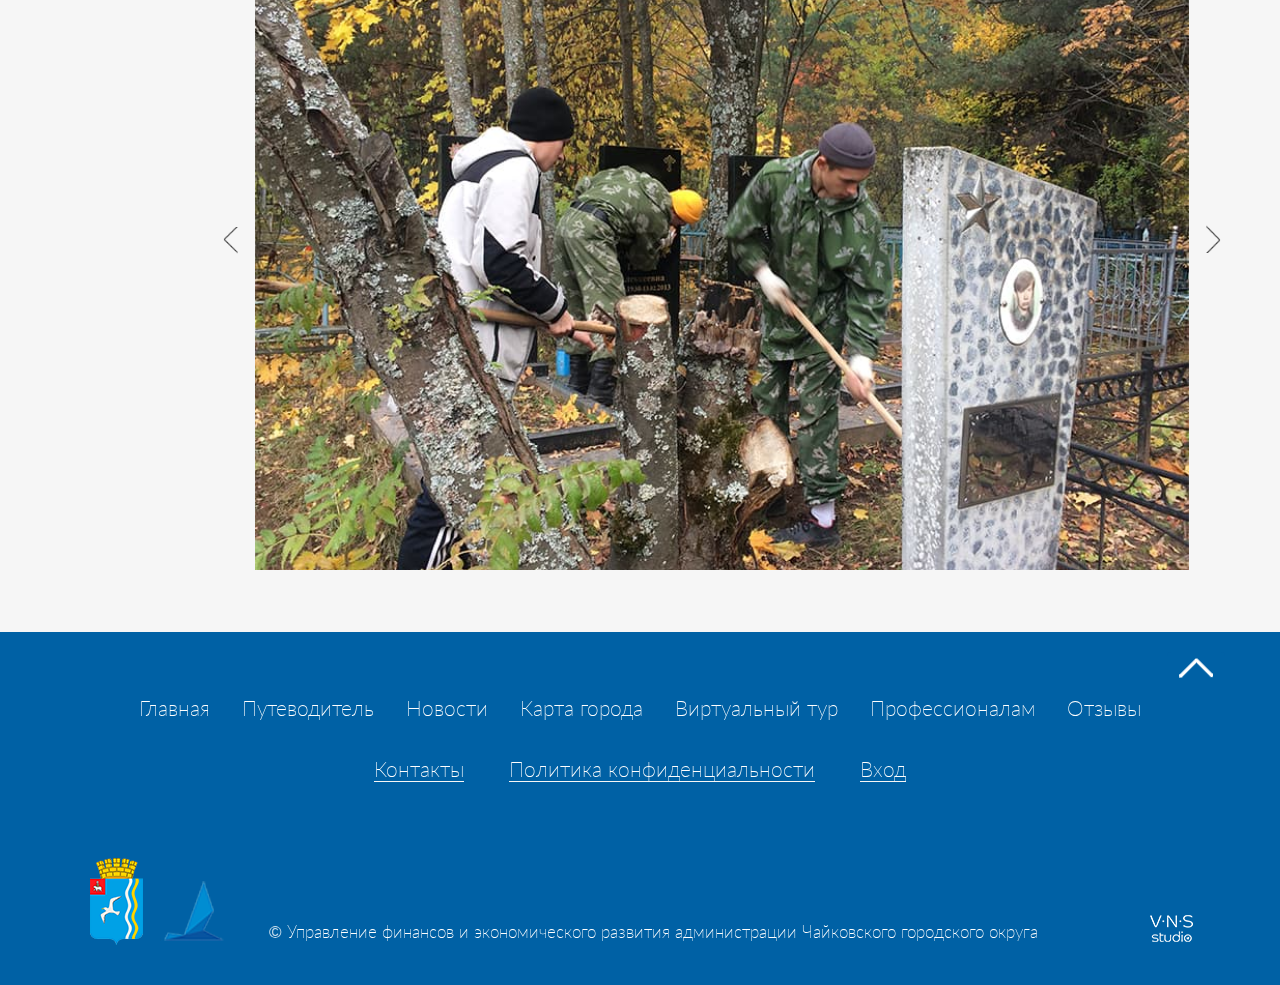
<file: news-page.html>
<!DOCTYPE html>
<html lang="en">

<head>
  <meta charset="UTF-8">
  <meta name="viewport" content="width=device-width, initial-scale=1.0">
  <meta http-equiv="X-UA-Compatible" content="ie=edge">
  <title>Чайковский - жемчужина Прикамья</title>
  <link rel="icon" type="image/png" sizes="32x32" href="./img/favicon/favicon-32x32.png">
  <link rel="stylesheet" href="css/style.min.css">

</head>


<body>

  <div class="main-wrapper">

    <header class="header">
  <div class="container">
    <div class="header__inner">

      <div class="header__inner-navigation">
        <nav class="header__navbar">
          <ul class="header__navbar-list">
            <li class="header__navbar-item"><a href="./index.html" class="header__navbar-link">Главная</a></li>
            <li class="header__navbar-item header__navbar-item-submenu">
              <button class="header__navbar-link dropdown-item">Путеводитель</button>
              <ul class="header__navbar-sublist">
                <li class="header__navbar-subitem"><a href="./hotels.html" class="header__navbar-sublink">Гостиницы</a></li>
                <li class="header__navbar-subitem"><a href="./restaurants.html" class="header__navbar-sublink">Кафе и рестораны</a></li>
                <li class="header__navbar-subitem"><a href="./leisure.html" class="header__navbar-sublink">Досуг</a></li>
                <li class="header__navbar-subitem"><a href="./tour.html" class="header__navbar-sublink">Экскурсии</a></li>
                <li class="header__navbar-subitem"><a href="./business.html" class="header__navbar-sublink">Деловой туризм</a></li>
                <li class="header__navbar-subitem"><a href="./health.html" class="header__navbar-sublink">Оздоровительный туризм</a></li>
              </ul>
            </li>
            <li class="header__navbar-item"><a href="./news.html" class="header__navbar-link">Новости</a></li>
            <li class="header__navbar-item"><a href="./maps.html" class="header__navbar-link">Карта города</a></li>
            <li class="header__navbar-item"><a href="./virtual.html" class="header__navbar-link">Виртуальный тур</a></li>
            <li class="header__navbar-item"><a href="./news-prof.html" class="header__navbar-link">Профессионалам</a></li>
            <li class="header__navbar-item"><a href="./reviews.html" class="header__navbar-link">Отзывы</a></li>
          </ul>
        </nav>
      </div>


      <div class="header__aside">
        <div class="header__aside-burder">
          <div class="header-burger">
            <span></span>
          </div>
        </div>

        <div class="header__aside-language">
          <select class='header__aside-select' name=''>
            <option value='En' selected='selected'>En</option>
            <option value='Ru'>Ru</option>
          </select>
        </div>

        <div class="header__aside-form form-aside">
          <button class="form-aside__triger">
            <img src="./img/header-intro/search-icon.png" alt="Поиск" title="Поиск по сайту" class="aside-img form-aside__triger-img">
          </button>
          <form action="#" class="form-aside__body">
            <input type="text" class="form-aside__input">
            <button type="submit" class="form-aside__button">
              <img src="./img/header-intro/search-icon.png" alt="Поиск" title="Поиск по сайту" class="aside-img">
            </button>
          </form>
        </div>

        <div class="header__aside-social">
          <a href="https://www.instagram.com/" target="_blank" class="header__aside-link">
            <img src="./img/header-intro/instagram-icon.png" alt="instagram" class="aside-img">
          </a>
        </div>
      </div>



    </div>
  </div>
</header>


    <div class="main">

      <div class="intro">

  <div class="swiper-container intro__slider">
    <div class="swiper-wrapper">
      <div class="swiper-slide intro__slide">
        <img src="img/header-intro/01.jpg" alt="background" class="intro__slide-img">
      </div>
      <div class="swiper-slide intro__slide">
        <img src="img/header-intro/02.jpg" alt="background" class="intro__slide-img">
      </div>
      <div class="swiper-slide intro__slide">
        <img src="img/header-intro/03.jpg" alt="background" class="intro__slide-img">
      </div>
      <div class="swiper-slide intro__slide">
        <img src="img/header-intro/04.jpg" alt="background" class="intro__slide-img">
      </div>

    </div>
  </div>

  <div class="container intro-info">
    <div class="header-time">
      <p>Понедельник, 4 октября</p>
      <p class="header-time__weather">+13°С</p>
      <p class="header-time__time">10:15</p>
    </div>
    <img src="./img/header-intro/arrows.png" alt="" class="arrow-header">
  </div>


  <div class="intro__control">
    <div class="intro-pagination"></div>
  </div>

  <div class="intro__inner">
    <div class="intro__inner-logo">
      <img src="./img/header-intro/logotype.png" alt="logotype">
    </div>
    <h1 class="intro__title">
      <span class="intro__title-thin">Добро пожаловать в</span>
      <span class="intro__title-magnolia">Чайковский</span>
      <span class="intro__title-thinitalic">жемчужину Прикамья</span>
    </h1>
  </div>

</div>


      <div class="news news-page">
  <div class="container">
    <h2 class="news__title headline-1">Новости</h2>

    <div class="news__content">

      <article id="page-new-1" class="news-article">
        <div class="news-article__date">
          <time datetime="2021-10-04">04.10.2021</time>
        </div>
        <div class="news-article__body">
          <h3 class="news-article__title headline-3">Сохранить память о земляках, погибших в локальных конфликтах</h3>
          <div class="news-article__text">
            <p>Сохранить память о земляках, погибших в локальных конфликтах – это гражданская позиция курсантов военно-спортивного клуба «Десантник» Чайковского индустриального колледжа. Сегодня провели субботник по уборке могил военнослужащих,
              которые погибли при исполнении служебного долга в Афганистане.
            </p>
            <p>
              Родственники воинов-афганцев по разным причинам не могут приводить в порядок могилы — многих уже самих нет в живых, кто-то болен. Поэтому курсанты взяли, на себя это обязательство и вот уже на протяжении многих лет подтверждают это
              делом.
            </p>
            <p>
              Курсанты клуба убрали мусор, очистили могилы от листвы и отмыли от пыли и грязи памятники.
            </p>
            <p>
              Сколько бы ни прошло времени, сколько бы не сменилось поколений – Россия будет помнить своих героев, они будут жить в наших сердцах…
            </p>
          </div>

          <div class="news-article__file">
            <a href="./img/avatar.jpg" target="_blank" download="" class="news-article__file-link">Скачать прикрепленный файл</a>
          </div>

          <div class="news-page__slider-wrapper">
            <div class="swiper-container news-page__slider">
              <div class="swiper-wrapper">

                <div class="swiper-slide news-page__slide">
                  <div class="news-page__slide-img">
                    <img src="./img/news/1.jpg" alt="image">
                  </div>
                </div>
                <div class="swiper-slide news-page__slide">
                  <div class="news-page__slide-img">
                    <img src="./img/news/1.jpg" alt="image">
                  </div>
                </div>
                <div class="swiper-slide news-page__slide">
                  <div class="news-page__slide-img">
                    <img src="./img/news/1.jpg" alt="image">
                  </div>
                </div>
                <div class="swiper-slide news-page__slide">
                  <div class="news-page__slide-img">
                    <img src="./img/news/1.jpg" alt="image">
                  </div>
                </div>

              </div>

            </div>

            <div class="news-page__slider-control">
              <div class="swiper-button-prev news-page__button-prev">
                <img src="./img/guide/arrow-guide.png" alt="button-prev">
              </div>
              <div class="swiper-button-next news-page__button-next">
                <img src="./img/guide/arrow-guide.png" alt="button-next">
              </div>
            </div>

          </div>




        </div>
      </article>










    </div>

  </div>
</div>


    </div>

    <footer class="footer">

  <div class="container">
    <div class="footer__inner">
      <div class="scrollup">
        <img class="scrollup-img" src="./img/scrollup.png" alt="scrollup">
      </div>
      <ul class="footer-list">
        <li><a href="">Главная</a></li>
        <li class="footer-list__menu">
          <button class="footer-list__button ">Путеводитель</button>
          <ul class="footer-subMenu item-content">
            <li><a href="hostels.html">Гостиницы</a></li>
            <li><a href="#">Кафе и рестораны</a></li>
            <li><a href="#">Досуг</a></li>
            <li><a href="#">Экскурсии</a></li>
            <li><a href="#">Деловой туризм</a></li>
            <li><a href="#">Оздоровительный туризм</a></li>
          </ul>
        </li>
        <li><a href="#">Новости</a></li>
        <li><a href="#">Карта города</a></li>
        <li><a href="#">Виртуальный тур</a></li>
        <li><a href="#">Профессионалам</a></li>
        <li><a href="#">Отзывы</a></li>
      </ul>
      <ul class="footer-subList">
        <li><a href="./contacts.html">Контакты</a></li>
        <li><a href="#">Политика конфиденциальности</a></li>
        <li><a href="#">Вход</a></li>
      </ul>
      <div class="footer-row">
        <div class="footer-row__item footer-row__flex">
          <div class="footer-row__img">
            <img src="img/footer/01.png" alt="image">
            <img src="img/footer/02.png" alt="logo" class="footer-logo">
          </div>
          <p><span class="icon-copyright">©</span> Управление финансов и экономического развития администрации Чайковского городского округа</p>
        </div>
        <div class="footer-row__item">
          <img src="img/footer/03.png" alt="image">
        </div>
      </div>
    </div>
  </div>
</footer>



  </div>


  <!-- <script src="https://ajax.googleapis.com/ajax/libs/jquery/3.6.0/jquery.min.js"></script> -->
  <script defer src="js/main.min.js"></script>

</body>

</html>
</file>
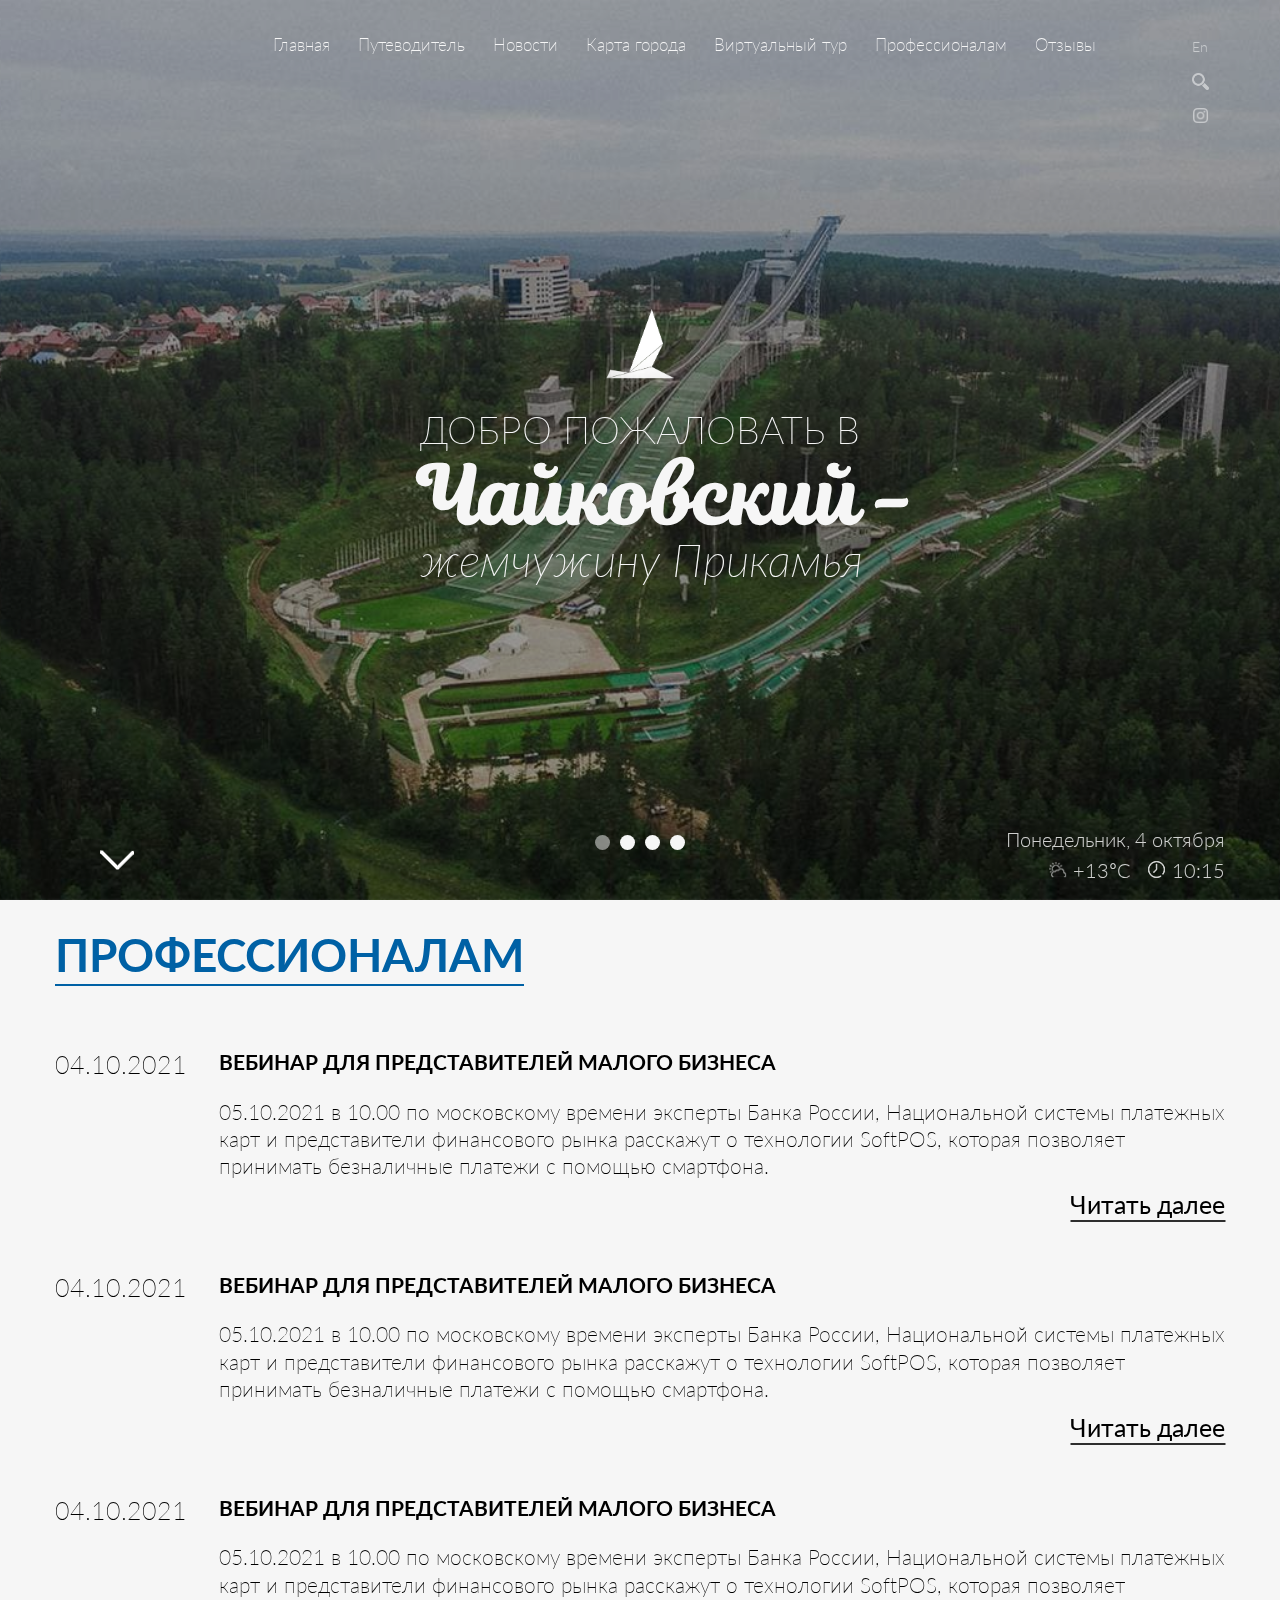
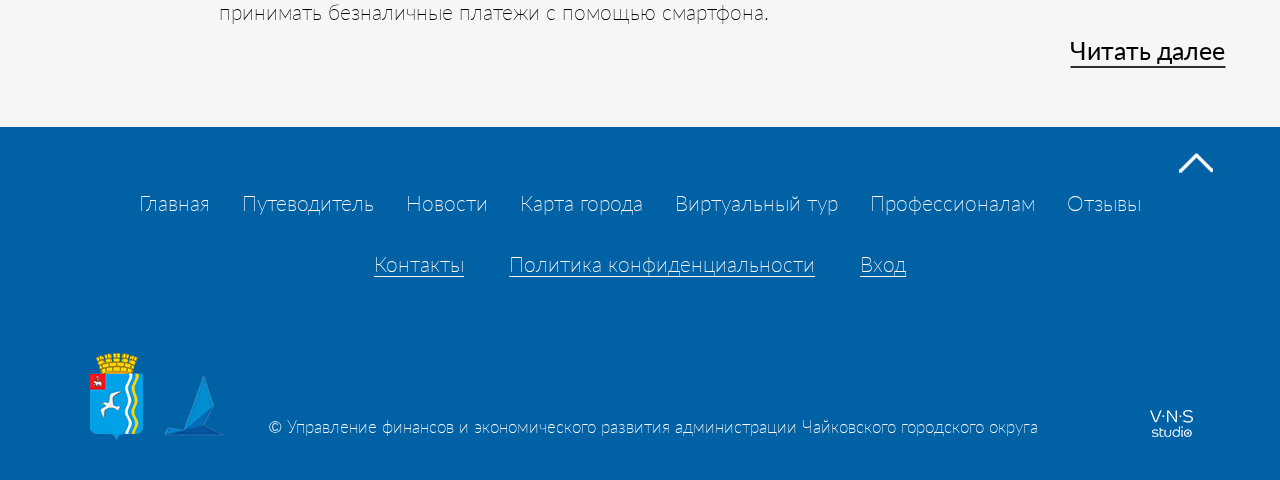
<file: news-prof.html>
<!DOCTYPE html>
<html lang="en">

<head>
  <meta charset="UTF-8">
  <meta name="viewport" content="width=device-width, initial-scale=1.0">
  <meta http-equiv="X-UA-Compatible" content="ie=edge">
  <title>Чайковский - жемчужина Прикамья</title>
  <link rel="icon" type="image/png" sizes="32x32" href="./img/favicon/favicon-32x32.png">
  <link rel="stylesheet" href="css/style.min.css">

</head>


<body>

  <div class="main-wrapper">

    <header class="header">
  <div class="container">
    <div class="header__inner">

      <div class="header__inner-navigation">
        <nav class="header__navbar">
          <ul class="header__navbar-list">
            <li class="header__navbar-item"><a href="./index.html" class="header__navbar-link">Главная</a></li>
            <li class="header__navbar-item header__navbar-item-submenu">
              <button class="header__navbar-link dropdown-item">Путеводитель</button>
              <ul class="header__navbar-sublist">
                <li class="header__navbar-subitem"><a href="./hotels.html" class="header__navbar-sublink">Гостиницы</a></li>
                <li class="header__navbar-subitem"><a href="./restaurants.html" class="header__navbar-sublink">Кафе и рестораны</a></li>
                <li class="header__navbar-subitem"><a href="./leisure.html" class="header__navbar-sublink">Досуг</a></li>
                <li class="header__navbar-subitem"><a href="./tour.html" class="header__navbar-sublink">Экскурсии</a></li>
                <li class="header__navbar-subitem"><a href="./business.html" class="header__navbar-sublink">Деловой туризм</a></li>
                <li class="header__navbar-subitem"><a href="./health.html" class="header__navbar-sublink">Оздоровительный туризм</a></li>
              </ul>
            </li>
            <li class="header__navbar-item"><a href="./news.html" class="header__navbar-link">Новости</a></li>
            <li class="header__navbar-item"><a href="./maps.html" class="header__navbar-link">Карта города</a></li>
            <li class="header__navbar-item"><a href="./virtual.html" class="header__navbar-link">Виртуальный тур</a></li>
            <li class="header__navbar-item"><a href="./news-prof.html" class="header__navbar-link">Профессионалам</a></li>
            <li class="header__navbar-item"><a href="./reviews.html" class="header__navbar-link">Отзывы</a></li>
          </ul>
        </nav>
      </div>


      <div class="header__aside">
        <div class="header__aside-burder">
          <div class="header-burger">
            <span></span>
          </div>
        </div>

        <div class="header__aside-language">
          <select class='header__aside-select' name=''>
            <option value='En' selected='selected'>En</option>
            <option value='Ru'>Ru</option>
          </select>
        </div>

        <div class="header__aside-form form-aside">
          <button class="form-aside__triger">
            <img src="./img/header-intro/search-icon.png" alt="Поиск" title="Поиск по сайту" class="aside-img form-aside__triger-img">
          </button>
          <form action="#" class="form-aside__body">
            <input type="text" class="form-aside__input">
            <button type="submit" class="form-aside__button">
              <img src="./img/header-intro/search-icon.png" alt="Поиск" title="Поиск по сайту" class="aside-img">
            </button>
          </form>
        </div>

        <div class="header__aside-social">
          <a href="https://www.instagram.com/" target="_blank" class="header__aside-link">
            <img src="./img/header-intro/instagram-icon.png" alt="instagram" class="aside-img">
          </a>
        </div>
      </div>



    </div>
  </div>
</header>


    <div class="main">

      <div class="intro">

  <div class="swiper-container intro__slider">
    <div class="swiper-wrapper">
      <div class="swiper-slide intro__slide">
        <img src="img/header-intro/01.jpg" alt="background" class="intro__slide-img">
      </div>
      <div class="swiper-slide intro__slide">
        <img src="img/header-intro/02.jpg" alt="background" class="intro__slide-img">
      </div>
      <div class="swiper-slide intro__slide">
        <img src="img/header-intro/03.jpg" alt="background" class="intro__slide-img">
      </div>
      <div class="swiper-slide intro__slide">
        <img src="img/header-intro/04.jpg" alt="background" class="intro__slide-img">
      </div>

    </div>
  </div>

  <div class="container intro-info">
    <div class="header-time">
      <p>Понедельник, 4 октября</p>
      <p class="header-time__weather">+13°С</p>
      <p class="header-time__time">10:15</p>
    </div>
    <img src="./img/header-intro/arrows.png" alt="" class="arrow-header">
  </div>


  <div class="intro__control">
    <div class="intro-pagination"></div>
  </div>

  <div class="intro__inner">
    <div class="intro__inner-logo">
      <img src="./img/header-intro/logotype.png" alt="logotype">
    </div>
    <h1 class="intro__title">
      <span class="intro__title-thin">Добро пожаловать в</span>
      <span class="intro__title-magnolia">Чайковский</span>
      <span class="intro__title-thinitalic">жемчужину Прикамья</span>
    </h1>
  </div>

</div>


      <div class="news">
  <div class="container">
    <h2 class="news__title headline-1">Профессионалам</h2>

    <div class="news__content">

      <article class="news-article">
        <div class="news-article__date">
          <time datetime="2021-10-04">04.10.2021</time>
        </div>
        <div class="news-article__body">
          <h3 class="news-article__title headline-3">Вебинар для представителей малого бизнеса</h3>
          <div class="news-article__text">
            <p>
              <time datetime="2021-10-05 10:00">05.10.2021 в 10.00</time>
              по московскому времени эксперты Банка России, Национальной системы платежных карт и представители финансового рынка расскажут о технологии SoftPOS, которая позволяет принимать безналичные платежи с помощью смартфона.
            </p>
          </div>
          <div class="news-article__more">
            <a href="./news-page.html" class="news-article__link">Читать далее</a>
          </div>
        </div>
      </article>


      <article class="news-article">
        <div class="news-article__date">
          <time datetime="2021-10-04">04.10.2021</time>
        </div>
        <div class="news-article__body">
          <h3 class="news-article__title headline-3">Вебинар для представителей малого бизнеса</h3>
          <div class="news-article__text">
            <p>
              <time datetime="2021-10-05 10:00">05.10.2021 в 10.00</time>
              по московскому времени эксперты Банка России, Национальной системы платежных карт и представители финансового рынка расскажут о технологии SoftPOS, которая позволяет принимать безналичные платежи с помощью смартфона.
            </p>
          </div>
          <div class="news-article__more">
            <a href="./news-page.html" class="news-article__link">Читать далее</a>
          </div>
        </div>
      </article>



      <article class="news-article">
        <div class="news-article__date">
          <time datetime="2021-10-04">04.10.2021</time>
        </div>
        <div class="news-article__body">
          <h3 class="news-article__title headline-3">Вебинар для представителей малого бизнеса</h3>
          <div class="news-article__text">
            <p>
              <time datetime="2021-10-05 10:00">05.10.2021 в 10.00</time>
              по московскому времени эксперты Банка России, Национальной системы платежных карт и представители финансового рынка расскажут о технологии SoftPOS, которая позволяет принимать безналичные платежи с помощью смартфона.
            </p>
          </div>
          <div class="news-article__more">
            <a href="./news-page.html" class="news-article__link">Читать далее</a>
          </div>
        </div>
      </article>








    </div>

  </div>
</div>


    </div>

    <footer class="footer">

  <div class="container">
    <div class="footer__inner">
      <div class="scrollup">
        <img class="scrollup-img" src="./img/scrollup.png" alt="scrollup">
      </div>
      <ul class="footer-list">
        <li><a href="">Главная</a></li>
        <li class="footer-list__menu">
          <button class="footer-list__button ">Путеводитель</button>
          <ul class="footer-subMenu item-content">
            <li><a href="hostels.html">Гостиницы</a></li>
            <li><a href="#">Кафе и рестораны</a></li>
            <li><a href="#">Досуг</a></li>
            <li><a href="#">Экскурсии</a></li>
            <li><a href="#">Деловой туризм</a></li>
            <li><a href="#">Оздоровительный туризм</a></li>
          </ul>
        </li>
        <li><a href="#">Новости</a></li>
        <li><a href="#">Карта города</a></li>
        <li><a href="#">Виртуальный тур</a></li>
        <li><a href="#">Профессионалам</a></li>
        <li><a href="#">Отзывы</a></li>
      </ul>
      <ul class="footer-subList">
        <li><a href="./contacts.html">Контакты</a></li>
        <li><a href="#">Политика конфиденциальности</a></li>
        <li><a href="#">Вход</a></li>
      </ul>
      <div class="footer-row">
        <div class="footer-row__item footer-row__flex">
          <div class="footer-row__img">
            <img src="img/footer/01.png" alt="image">
            <img src="img/footer/02.png" alt="logo" class="footer-logo">
          </div>
          <p><span class="icon-copyright">©</span> Управление финансов и экономического развития администрации Чайковского городского округа</p>
        </div>
        <div class="footer-row__item">
          <img src="img/footer/03.png" alt="image">
        </div>
      </div>
    </div>
  </div>
</footer>



  </div>


  <!-- <script src="https://ajax.googleapis.com/ajax/libs/jquery/3.6.0/jquery.min.js"></script> -->
  <script defer src="js/main.min.js"></script>

</body>

</html>
</file>
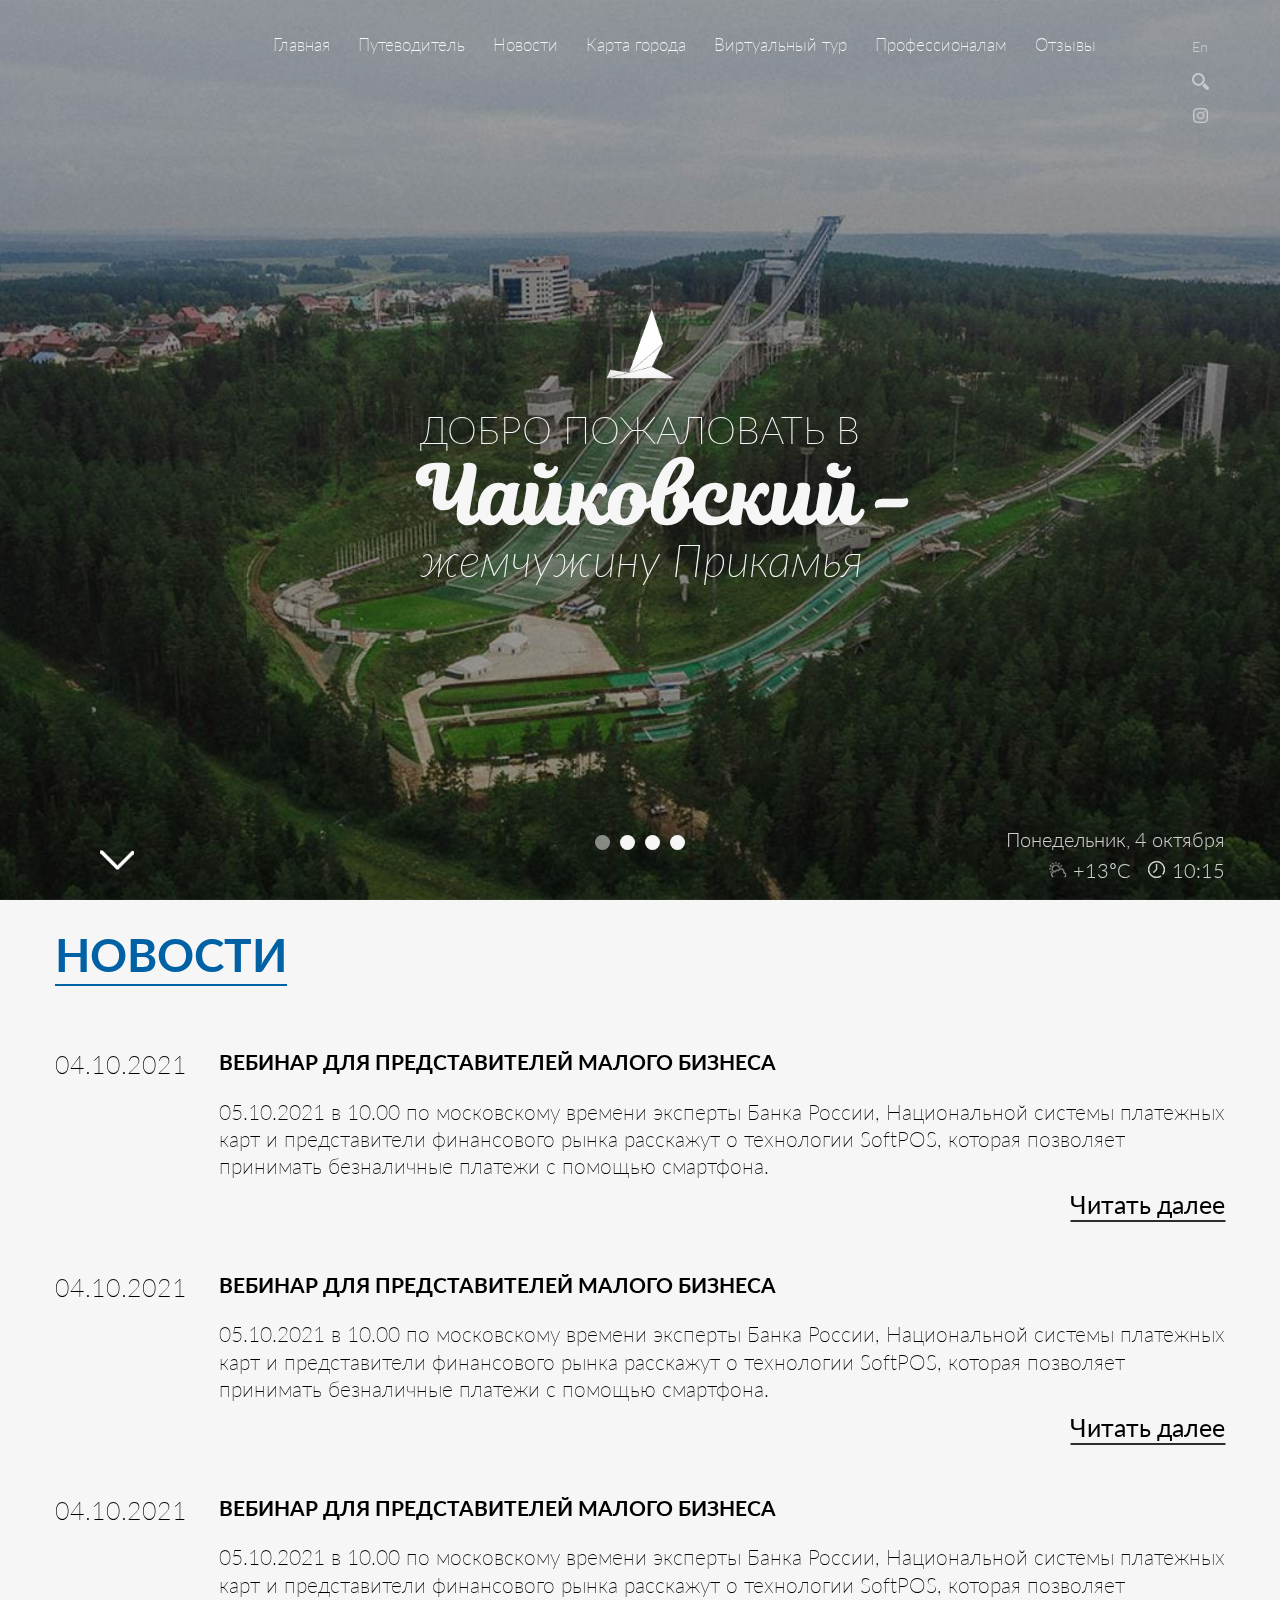
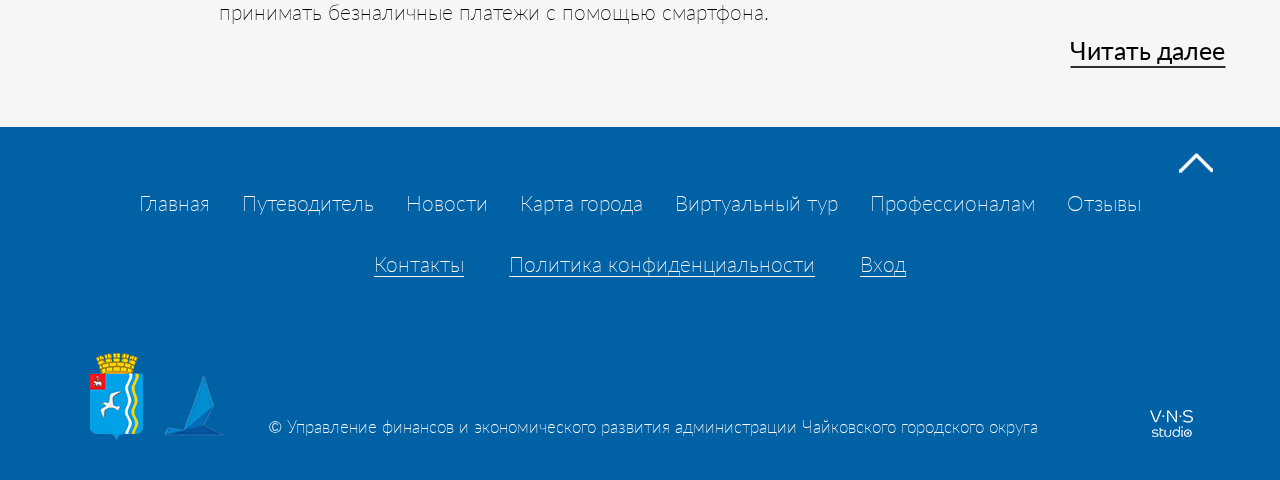
<file: news.html>
<!DOCTYPE html>
<html lang="en">

<head>
  <meta charset="UTF-8">
  <meta name="viewport" content="width=device-width, initial-scale=1.0">
  <meta http-equiv="X-UA-Compatible" content="ie=edge">
  <title>Чайковский - жемчужина Прикамья</title>
  <link rel="icon" type="image/png" sizes="32x32" href="./img/favicon/favicon-32x32.png">
  <link rel="stylesheet" href="css/style.min.css">

</head>


<body>

  <div class="main-wrapper">

    <header class="header">
  <div class="container">
    <div class="header__inner">

      <div class="header__inner-navigation">
        <nav class="header__navbar">
          <ul class="header__navbar-list">
            <li class="header__navbar-item"><a href="./index.html" class="header__navbar-link">Главная</a></li>
            <li class="header__navbar-item header__navbar-item-submenu">
              <button class="header__navbar-link dropdown-item">Путеводитель</button>
              <ul class="header__navbar-sublist">
                <li class="header__navbar-subitem"><a href="./hotels.html" class="header__navbar-sublink">Гостиницы</a></li>
                <li class="header__navbar-subitem"><a href="./restaurants.html" class="header__navbar-sublink">Кафе и рестораны</a></li>
                <li class="header__navbar-subitem"><a href="./leisure.html" class="header__navbar-sublink">Досуг</a></li>
                <li class="header__navbar-subitem"><a href="./tour.html" class="header__navbar-sublink">Экскурсии</a></li>
                <li class="header__navbar-subitem"><a href="./business.html" class="header__navbar-sublink">Деловой туризм</a></li>
                <li class="header__navbar-subitem"><a href="./health.html" class="header__navbar-sublink">Оздоровительный туризм</a></li>
              </ul>
            </li>
            <li class="header__navbar-item"><a href="./news.html" class="header__navbar-link">Новости</a></li>
            <li class="header__navbar-item"><a href="./maps.html" class="header__navbar-link">Карта города</a></li>
            <li class="header__navbar-item"><a href="./virtual.html" class="header__navbar-link">Виртуальный тур</a></li>
            <li class="header__navbar-item"><a href="./news-prof.html" class="header__navbar-link">Профессионалам</a></li>
            <li class="header__navbar-item"><a href="./reviews.html" class="header__navbar-link">Отзывы</a></li>
          </ul>
        </nav>
      </div>


      <div class="header__aside">
        <div class="header__aside-burder">
          <div class="header-burger">
            <span></span>
          </div>
        </div>

        <div class="header__aside-language">
          <select class='header__aside-select' name=''>
            <option value='En' selected='selected'>En</option>
            <option value='Ru'>Ru</option>
          </select>
        </div>

        <div class="header__aside-form form-aside">
          <button class="form-aside__triger">
            <img src="./img/header-intro/search-icon.png" alt="Поиск" title="Поиск по сайту" class="aside-img form-aside__triger-img">
          </button>
          <form action="#" class="form-aside__body">
            <input type="text" class="form-aside__input">
            <button type="submit" class="form-aside__button">
              <img src="./img/header-intro/search-icon.png" alt="Поиск" title="Поиск по сайту" class="aside-img">
            </button>
          </form>
        </div>

        <div class="header__aside-social">
          <a href="https://www.instagram.com/" target="_blank" class="header__aside-link">
            <img src="./img/header-intro/instagram-icon.png" alt="instagram" class="aside-img">
          </a>
        </div>
      </div>



    </div>
  </div>
</header>


    <div class="main">

      <div class="intro">

  <div class="swiper-container intro__slider">
    <div class="swiper-wrapper">
      <div class="swiper-slide intro__slide">
        <img src="img/header-intro/01.jpg" alt="background" class="intro__slide-img">
      </div>
      <div class="swiper-slide intro__slide">
        <img src="img/header-intro/02.jpg" alt="background" class="intro__slide-img">
      </div>
      <div class="swiper-slide intro__slide">
        <img src="img/header-intro/03.jpg" alt="background" class="intro__slide-img">
      </div>
      <div class="swiper-slide intro__slide">
        <img src="img/header-intro/04.jpg" alt="background" class="intro__slide-img">
      </div>

    </div>
  </div>

  <div class="container intro-info">
    <div class="header-time">
      <p>Понедельник, 4 октября</p>
      <p class="header-time__weather">+13°С</p>
      <p class="header-time__time">10:15</p>
    </div>
    <img src="./img/header-intro/arrows.png" alt="" class="arrow-header">
  </div>


  <div class="intro__control">
    <div class="intro-pagination"></div>
  </div>

  <div class="intro__inner">
    <div class="intro__inner-logo">
      <img src="./img/header-intro/logotype.png" alt="logotype">
    </div>
    <h1 class="intro__title">
      <span class="intro__title-thin">Добро пожаловать в</span>
      <span class="intro__title-magnolia">Чайковский</span>
      <span class="intro__title-thinitalic">жемчужину Прикамья</span>
    </h1>
  </div>

</div>


      <div class="news">
  <div class="container">
    <h2 class="news__title headline-1">Новости</h2>

    <div class="news__content">

      <article class="news-article">
        <div class="news-article__date">
          <time datetime="2021-10-04">04.10.2021</time>
        </div>
        <div class="news-article__body">
          <h3 class="news-article__title headline-3">Вебинар для представителей малого бизнеса</h3>
          <div class="news-article__text">
            <p>
              <time datetime="2021-10-05 10:00">05.10.2021 в 10.00</time>
              по московскому времени эксперты Банка России, Национальной системы платежных карт и представители финансового рынка расскажут о технологии SoftPOS, которая позволяет принимать безналичные платежи с помощью смартфона.
            </p>
          </div>
          <div class="news-article__more">
            <a href="./news-page.html" class="news-article__link">Читать далее</a>
          </div>
        </div>
      </article>


      <article class="news-article">
        <div class="news-article__date">
          <time datetime="2021-10-04">04.10.2021</time>
        </div>
        <div class="news-article__body">
          <h3 class="news-article__title headline-3">Вебинар для представителей малого бизнеса</h3>
          <div class="news-article__text">
            <p>
              <time datetime="2021-10-05 10:00">05.10.2021 в 10.00</time>
              по московскому времени эксперты Банка России, Национальной системы платежных карт и представители финансового рынка расскажут о технологии SoftPOS, которая позволяет принимать безналичные платежи с помощью смартфона.
            </p>
          </div>
          <div class="news-article__more">
            <a href="./news-page.html" class="news-article__link">Читать далее</a>
          </div>
        </div>
      </article>



      <article class="news-article">
        <div class="news-article__date">
          <time datetime="2021-10-04">04.10.2021</time>
        </div>
        <div class="news-article__body">
          <h3 class="news-article__title headline-3">Вебинар для представителей малого бизнеса</h3>
          <div class="news-article__text">
            <p>
              <time datetime="2021-10-05 10:00">05.10.2021 в 10.00</time>
              по московскому времени эксперты Банка России, Национальной системы платежных карт и представители финансового рынка расскажут о технологии SoftPOS, которая позволяет принимать безналичные платежи с помощью смартфона.
            </p>
          </div>
          <div class="news-article__more">
            <a href="./news-page.html" class="news-article__link">Читать далее</a>
          </div>
        </div>
      </article>








    </div>

  </div>
</div>


    </div>

    <footer class="footer">

  <div class="container">
    <div class="footer__inner">
      <div class="scrollup">
        <img class="scrollup-img" src="./img/scrollup.png" alt="scrollup">
      </div>
      <ul class="footer-list">
        <li><a href="">Главная</a></li>
        <li class="footer-list__menu">
          <button class="footer-list__button ">Путеводитель</button>
          <ul class="footer-subMenu item-content">
            <li><a href="hostels.html">Гостиницы</a></li>
            <li><a href="#">Кафе и рестораны</a></li>
            <li><a href="#">Досуг</a></li>
            <li><a href="#">Экскурсии</a></li>
            <li><a href="#">Деловой туризм</a></li>
            <li><a href="#">Оздоровительный туризм</a></li>
          </ul>
        </li>
        <li><a href="#">Новости</a></li>
        <li><a href="#">Карта города</a></li>
        <li><a href="#">Виртуальный тур</a></li>
        <li><a href="#">Профессионалам</a></li>
        <li><a href="#">Отзывы</a></li>
      </ul>
      <ul class="footer-subList">
        <li><a href="./contacts.html">Контакты</a></li>
        <li><a href="#">Политика конфиденциальности</a></li>
        <li><a href="#">Вход</a></li>
      </ul>
      <div class="footer-row">
        <div class="footer-row__item footer-row__flex">
          <div class="footer-row__img">
            <img src="img/footer/01.png" alt="image">
            <img src="img/footer/02.png" alt="logo" class="footer-logo">
          </div>
          <p><span class="icon-copyright">©</span> Управление финансов и экономического развития администрации Чайковского городского округа</p>
        </div>
        <div class="footer-row__item">
          <img src="img/footer/03.png" alt="image">
        </div>
      </div>
    </div>
  </div>
</footer>



  </div>


  <!-- <script src="https://ajax.googleapis.com/ajax/libs/jquery/3.6.0/jquery.min.js"></script> -->
  <script defer src="js/main.min.js"></script>

</body>

</html>
</file>
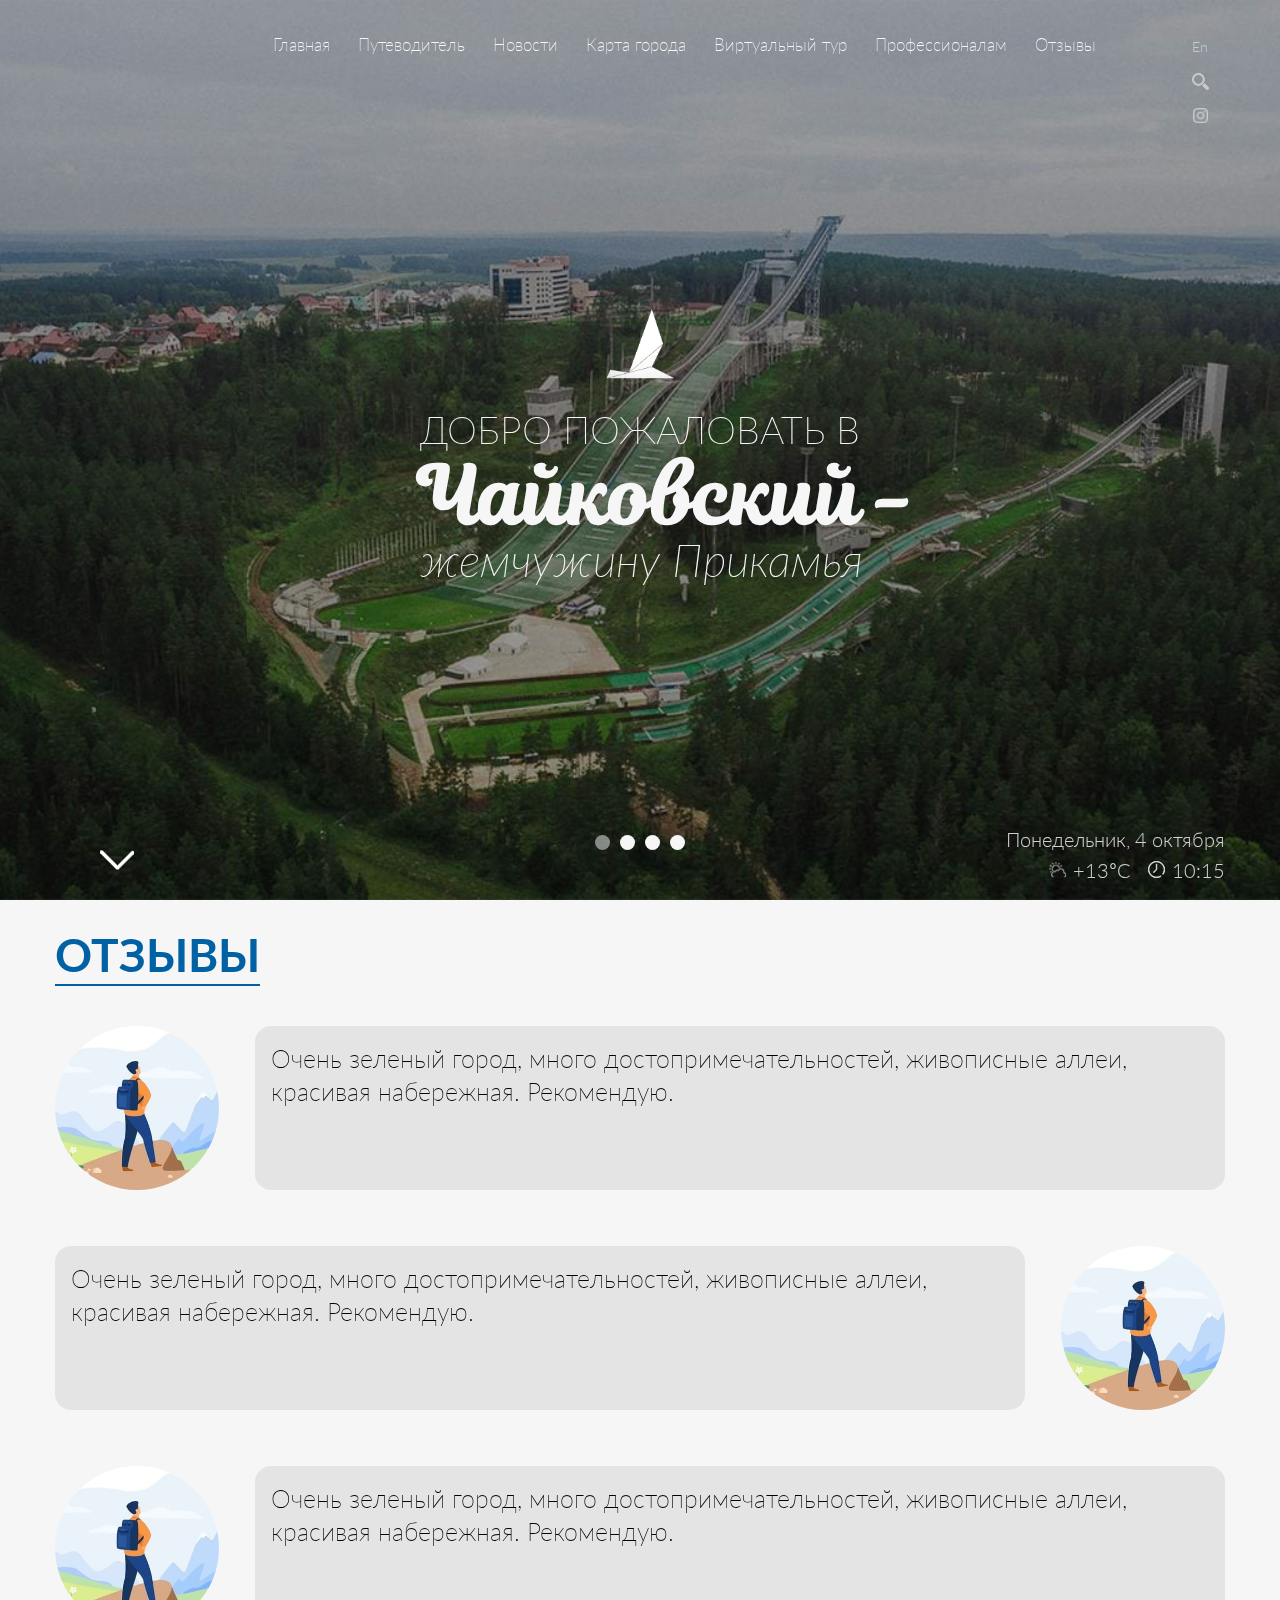
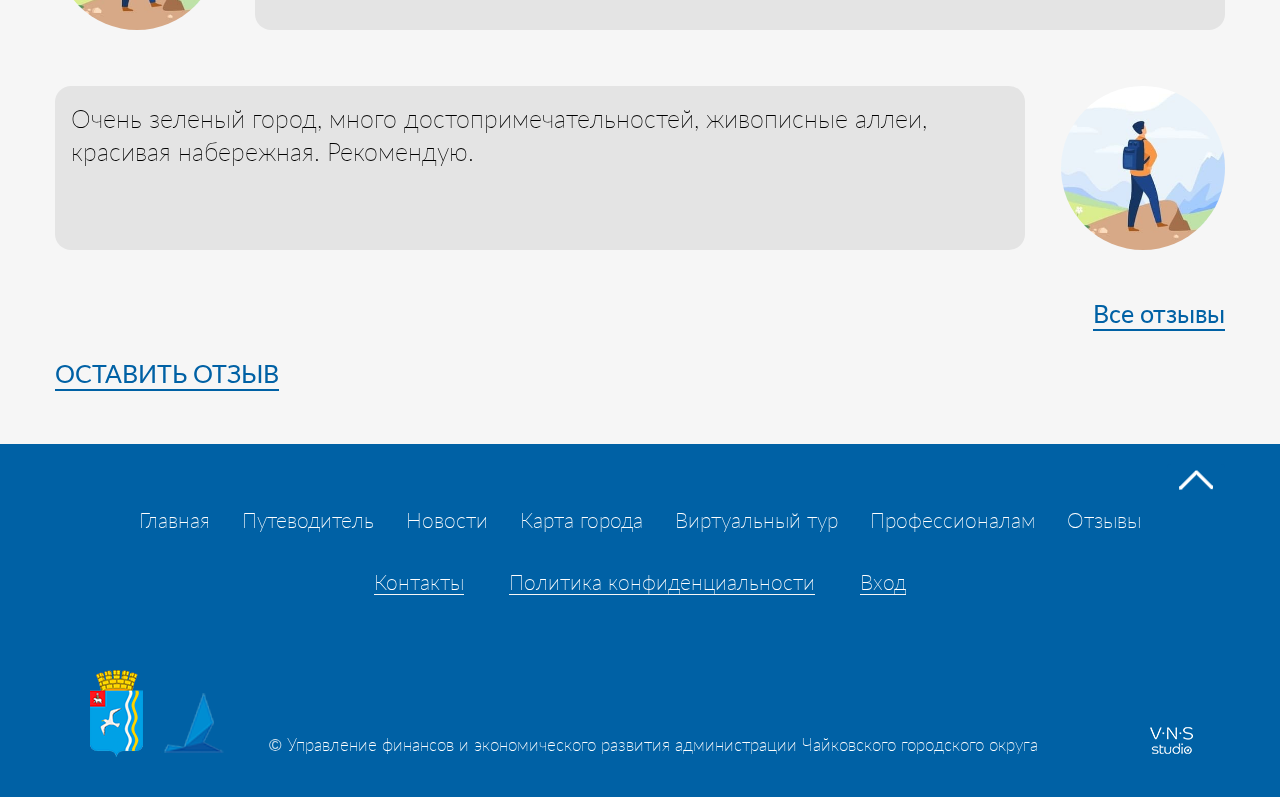
<file: reviews.html>
<!DOCTYPE html>
<html lang="en">

<head>
  <meta charset="UTF-8">
  <meta name="viewport" content="width=device-width, initial-scale=1.0">
  <meta http-equiv="X-UA-Compatible" content="ie=edge">
  <title>Чайковский - жемчужина Прикамья</title>
  <link rel="icon" type="image/png" sizes="32x32" href="./img/favicon/favicon-32x32.png">
  <link rel="stylesheet" href="css/style.min.css">

</head>


<body>

  <div class="main-wrapper">

    <header class="header">
  <div class="container">
    <div class="header__inner">

      <div class="header__inner-navigation">
        <nav class="header__navbar">
          <ul class="header__navbar-list">
            <li class="header__navbar-item"><a href="./index.html" class="header__navbar-link">Главная</a></li>
            <li class="header__navbar-item header__navbar-item-submenu">
              <button class="header__navbar-link dropdown-item">Путеводитель</button>
              <ul class="header__navbar-sublist">
                <li class="header__navbar-subitem"><a href="./hotels.html" class="header__navbar-sublink">Гостиницы</a></li>
                <li class="header__navbar-subitem"><a href="./restaurants.html" class="header__navbar-sublink">Кафе и рестораны</a></li>
                <li class="header__navbar-subitem"><a href="./leisure.html" class="header__navbar-sublink">Досуг</a></li>
                <li class="header__navbar-subitem"><a href="./tour.html" class="header__navbar-sublink">Экскурсии</a></li>
                <li class="header__navbar-subitem"><a href="./business.html" class="header__navbar-sublink">Деловой туризм</a></li>
                <li class="header__navbar-subitem"><a href="./health.html" class="header__navbar-sublink">Оздоровительный туризм</a></li>
              </ul>
            </li>
            <li class="header__navbar-item"><a href="./news.html" class="header__navbar-link">Новости</a></li>
            <li class="header__navbar-item"><a href="./maps.html" class="header__navbar-link">Карта города</a></li>
            <li class="header__navbar-item"><a href="./virtual.html" class="header__navbar-link">Виртуальный тур</a></li>
            <li class="header__navbar-item"><a href="./news-prof.html" class="header__navbar-link">Профессионалам</a></li>
            <li class="header__navbar-item"><a href="./reviews.html" class="header__navbar-link">Отзывы</a></li>
          </ul>
        </nav>
      </div>


      <div class="header__aside">
        <div class="header__aside-burder">
          <div class="header-burger">
            <span></span>
          </div>
        </div>

        <div class="header__aside-language">
          <select class='header__aside-select' name=''>
            <option value='En' selected='selected'>En</option>
            <option value='Ru'>Ru</option>
          </select>
        </div>

        <div class="header__aside-form form-aside">
          <button class="form-aside__triger">
            <img src="./img/header-intro/search-icon.png" alt="Поиск" title="Поиск по сайту" class="aside-img form-aside__triger-img">
          </button>
          <form action="#" class="form-aside__body">
            <input type="text" class="form-aside__input">
            <button type="submit" class="form-aside__button">
              <img src="./img/header-intro/search-icon.png" alt="Поиск" title="Поиск по сайту" class="aside-img">
            </button>
          </form>
        </div>

        <div class="header__aside-social">
          <a href="https://www.instagram.com/" target="_blank" class="header__aside-link">
            <img src="./img/header-intro/instagram-icon.png" alt="instagram" class="aside-img">
          </a>
        </div>
      </div>



    </div>
  </div>
</header>


    <div class="main">

      <div class="intro">

  <div class="swiper-container intro__slider">
    <div class="swiper-wrapper">
      <div class="swiper-slide intro__slide">
        <img src="img/header-intro/01.jpg" alt="background" class="intro__slide-img">
      </div>
      <div class="swiper-slide intro__slide">
        <img src="img/header-intro/02.jpg" alt="background" class="intro__slide-img">
      </div>
      <div class="swiper-slide intro__slide">
        <img src="img/header-intro/03.jpg" alt="background" class="intro__slide-img">
      </div>
      <div class="swiper-slide intro__slide">
        <img src="img/header-intro/04.jpg" alt="background" class="intro__slide-img">
      </div>

    </div>
  </div>

  <div class="container intro-info">
    <div class="header-time">
      <p>Понедельник, 4 октября</p>
      <p class="header-time__weather">+13°С</p>
      <p class="header-time__time">10:15</p>
    </div>
    <img src="./img/header-intro/arrows.png" alt="" class="arrow-header">
  </div>


  <div class="intro__control">
    <div class="intro-pagination"></div>
  </div>

  <div class="intro__inner">
    <div class="intro__inner-logo">
      <img src="./img/header-intro/logotype.png" alt="logotype">
    </div>
    <h1 class="intro__title">
      <span class="intro__title-thin">Добро пожаловать в</span>
      <span class="intro__title-magnolia">Чайковский</span>
      <span class="intro__title-thinitalic">жемчужину Прикамья</span>
    </h1>
  </div>

</div>


      <div class="reviews">
  <div class="container">
    <h2 class="reviews__title headline-1">ОТЗЫВЫ</h2>
    <div class="reviews__inner">


      <div class="reviews__content">
        <div class="reviews__item">
          <div class="reviews__item-img">
            <img src="./img/reviews/avatar.jpg" alt="avatar">
          </div>
          <div class="reviews__item-body">
            <p>
              Очень зеленый город, много достопримечательностей,
              живописные аллеи, красивая набережная.
              Рекомендую.
            </p>
          </div>
        </div>
        <div class="reviews__item">
          <div class="reviews__item-img">
            <img src="./img/reviews/avatar.jpg" alt="avatar">
          </div>
          <div class="reviews__item-body">
            <p>
              Очень зеленый город, много достопримечательностей,
              живописные аллеи, красивая набережная.
              Рекомендую.
            </p>
          </div>
        </div>
        <div class="reviews__item">
          <div class="reviews__item-img">
            <img src="./img/reviews/avatar.jpg" alt="avatar">
          </div>
          <div class="reviews__item-body">
            <p>
              Очень зеленый город, много достопримечательностей,
              живописные аллеи, красивая набережная.
              Рекомендую.
            </p>
          </div>
        </div>
        <div class="reviews__item">
          <div class="reviews__item-img">
            <img src="./img/reviews/avatar.jpg" alt="avatar">
          </div>
          <div class="reviews__item-body">
            <p>
              Очень зеленый город, много достопримечательностей,
              живописные аллеи, красивая набережная.
              Рекомендую.
            </p>
          </div>
        </div>

      </div>


      <div class="main-more headline-2">
        <a href="#" class="main-more__link">Все отзывы</a>
      </div>




    </div>

    <div class="reviews__form">
      <div class="main-more reviews__form-more headline-2 accordion">
        Оставить отзыв
      </div>

      <form action="#" class="form-reviews   item-content">
        <h5 class="form-reviews__title headline-2">Оставьте отзыв</h5>
        <div class="form-reviews__item">
          <label class="form-reviews__label" for="user-name">Имя*</label>
          <input id='user-name' class="form-reviews__input" type="text" name="user-name" required autocomplete="on">
        </div>
        <div class="form-reviews__item">
          <label class="form-reviews__label" for="user-email">E-mail*</label>
          <input id='user-email' class="form-reviews__input" type="email" name="user-email" required autocomplete="on">
        </div>
        <div class="form-reviews__item">
          <label class="form-reviews__label" for="form-message">Комментарий*</label>
          <textarea id='form-message' class="form-reviews__textarea" name="name" rows="8"></textarea>
        </div>
        <div class="form-reviews__item">
          <div class="form-reviews__label">Фотографии
            к комментарию</div>
          <div class="form-reviews__file">
            <div class="form-reviews__file-item">
              <input id='form-photo' accept=".jpg, .png" type="file" name="image" multiple class="form-reviews__input">
              <div class="form-reviews__file-button">Прикрепить изображения</div>
            </div>
          </div>
        </div>
        <div class="form-reviews__item">
          <div class="form-reviews__label">Аватар</div>
          <div class="form-reviews__file">
            <div class="form-reviews__file-item">
              <input id='form-avatar' accept=".jpg, .png" type="file" name="image" class="form-reviews__input">
              <div class="form-reviews__file-button">Выбрать изображение</div>
            </div>
          </div>
        </div>
        <div class="form-reviews__item form-reviews__item-captcha">
          <input id='captcha' class="form-reviews__input" type="checkbox" name="captcha" required>
          <label class="form-reviews__label" for="captcha">Я не робот</label>
        </div>

        <div class="form-reviews__submit">
          <button type="submit" class="form-reviews__button">Отправить</button>
        </div>


      </form>



    </div>





  </div>
</div>


    </div>

    <footer class="footer">

  <div class="container">
    <div class="footer__inner">
      <div class="scrollup">
        <img class="scrollup-img" src="./img/scrollup.png" alt="scrollup">
      </div>
      <ul class="footer-list">
        <li><a href="">Главная</a></li>
        <li class="footer-list__menu">
          <button class="footer-list__button ">Путеводитель</button>
          <ul class="footer-subMenu item-content">
            <li><a href="hostels.html">Гостиницы</a></li>
            <li><a href="#">Кафе и рестораны</a></li>
            <li><a href="#">Досуг</a></li>
            <li><a href="#">Экскурсии</a></li>
            <li><a href="#">Деловой туризм</a></li>
            <li><a href="#">Оздоровительный туризм</a></li>
          </ul>
        </li>
        <li><a href="#">Новости</a></li>
        <li><a href="#">Карта города</a></li>
        <li><a href="#">Виртуальный тур</a></li>
        <li><a href="#">Профессионалам</a></li>
        <li><a href="#">Отзывы</a></li>
      </ul>
      <ul class="footer-subList">
        <li><a href="./contacts.html">Контакты</a></li>
        <li><a href="#">Политика конфиденциальности</a></li>
        <li><a href="#">Вход</a></li>
      </ul>
      <div class="footer-row">
        <div class="footer-row__item footer-row__flex">
          <div class="footer-row__img">
            <img src="img/footer/01.png" alt="image">
            <img src="img/footer/02.png" alt="logo" class="footer-logo">
          </div>
          <p><span class="icon-copyright">©</span> Управление финансов и экономического развития администрации Чайковского городского округа</p>
        </div>
        <div class="footer-row__item">
          <img src="img/footer/03.png" alt="image">
        </div>
      </div>
    </div>
  </div>
</footer>



  </div>


  <!-- <script src="https://ajax.googleapis.com/ajax/libs/jquery/3.6.0/jquery.min.js"></script> -->
  <script defer src="js/main.min.js"></script>

</body>

</html>
</file>
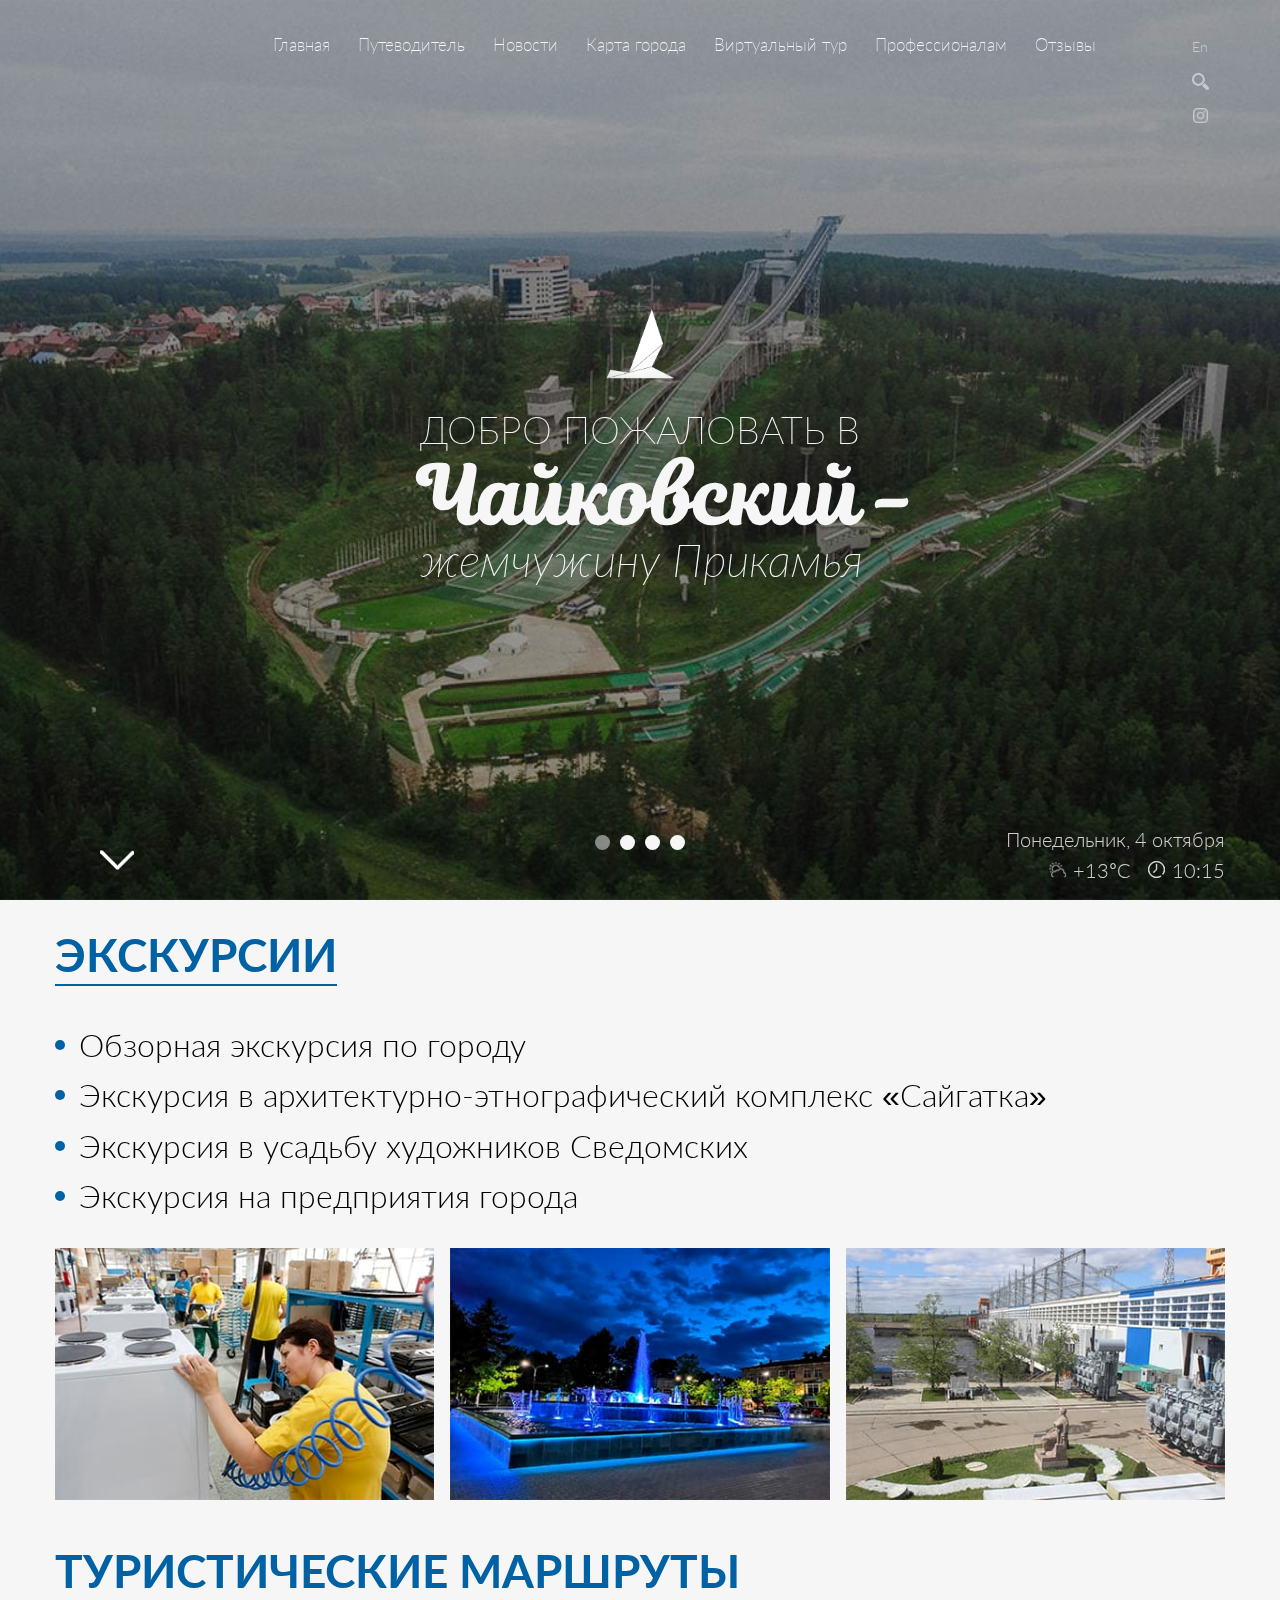
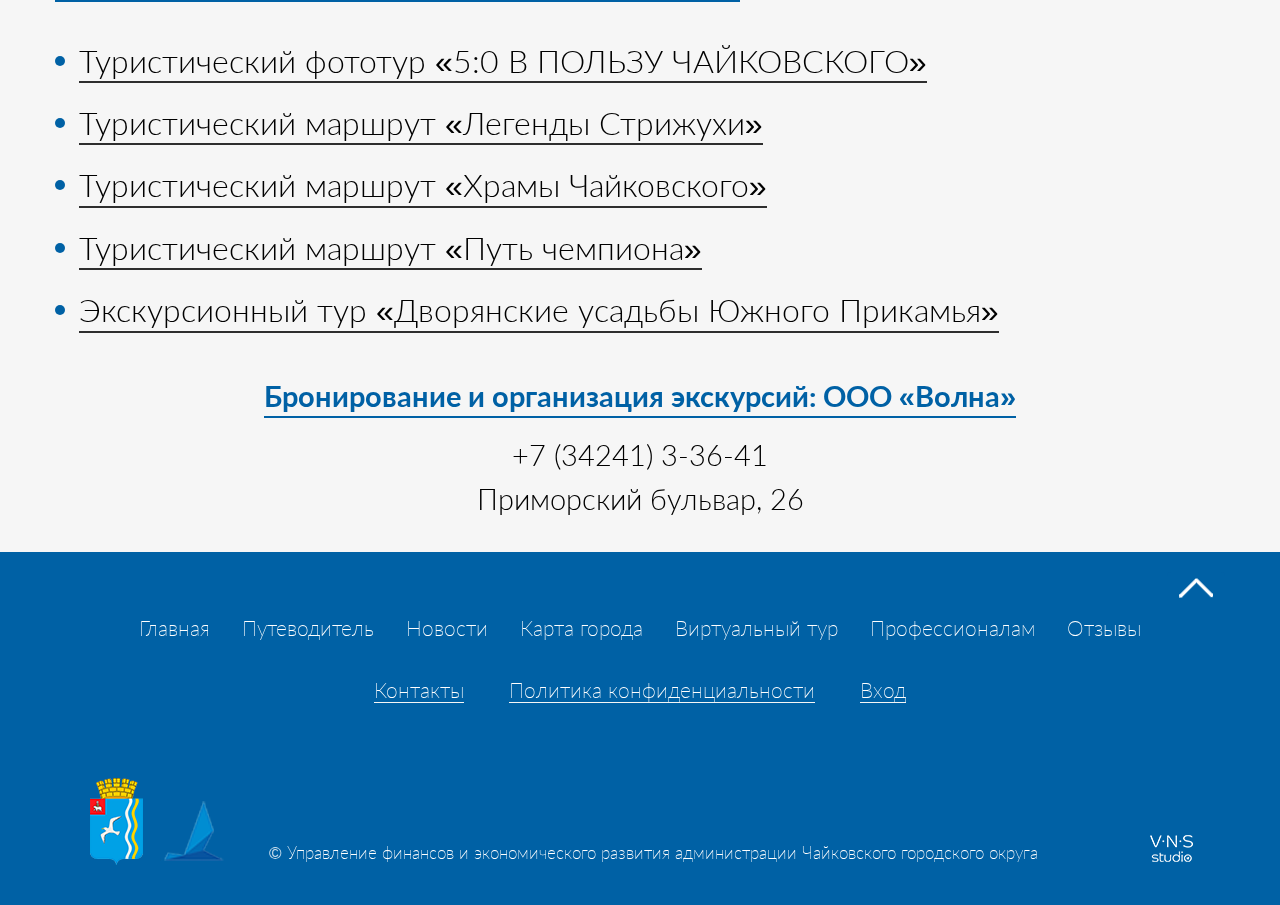
<file: tour.html>
<!DOCTYPE html>
<html lang="en">

<head>
  <meta charset="UTF-8">
  <meta name="viewport" content="width=device-width, initial-scale=1.0">
  <meta http-equiv="X-UA-Compatible" content="ie=edge">
  <title>Чайковский - жемчужина Прикамья</title>
  <link rel="icon" type="image/png" sizes="32x32" href="./img/favicon/favicon-32x32.png">
  <link rel="stylesheet" href="css/style.min.css">

</head>


<body>

  <div class="main-wrapper">

    <header class="header">
  <div class="container">
    <div class="header__inner">

      <div class="header__inner-navigation">
        <nav class="header__navbar">
          <ul class="header__navbar-list">
            <li class="header__navbar-item"><a href="./index.html" class="header__navbar-link">Главная</a></li>
            <li class="header__navbar-item header__navbar-item-submenu">
              <button class="header__navbar-link dropdown-item">Путеводитель</button>
              <ul class="header__navbar-sublist">
                <li class="header__navbar-subitem"><a href="./hotels.html" class="header__navbar-sublink">Гостиницы</a></li>
                <li class="header__navbar-subitem"><a href="./restaurants.html" class="header__navbar-sublink">Кафе и рестораны</a></li>
                <li class="header__navbar-subitem"><a href="./leisure.html" class="header__navbar-sublink">Досуг</a></li>
                <li class="header__navbar-subitem"><a href="./tour.html" class="header__navbar-sublink">Экскурсии</a></li>
                <li class="header__navbar-subitem"><a href="./business.html" class="header__navbar-sublink">Деловой туризм</a></li>
                <li class="header__navbar-subitem"><a href="./health.html" class="header__navbar-sublink">Оздоровительный туризм</a></li>
              </ul>
            </li>
            <li class="header__navbar-item"><a href="./news.html" class="header__navbar-link">Новости</a></li>
            <li class="header__navbar-item"><a href="./maps.html" class="header__navbar-link">Карта города</a></li>
            <li class="header__navbar-item"><a href="./virtual.html" class="header__navbar-link">Виртуальный тур</a></li>
            <li class="header__navbar-item"><a href="./news-prof.html" class="header__navbar-link">Профессионалам</a></li>
            <li class="header__navbar-item"><a href="./reviews.html" class="header__navbar-link">Отзывы</a></li>
          </ul>
        </nav>
      </div>


      <div class="header__aside">
        <div class="header__aside-burder">
          <div class="header-burger">
            <span></span>
          </div>
        </div>

        <div class="header__aside-language">
          <select class='header__aside-select' name=''>
            <option value='En' selected='selected'>En</option>
            <option value='Ru'>Ru</option>
          </select>
        </div>

        <div class="header__aside-form form-aside">
          <button class="form-aside__triger">
            <img src="./img/header-intro/search-icon.png" alt="Поиск" title="Поиск по сайту" class="aside-img form-aside__triger-img">
          </button>
          <form action="#" class="form-aside__body">
            <input type="text" class="form-aside__input">
            <button type="submit" class="form-aside__button">
              <img src="./img/header-intro/search-icon.png" alt="Поиск" title="Поиск по сайту" class="aside-img">
            </button>
          </form>
        </div>

        <div class="header__aside-social">
          <a href="https://www.instagram.com/" target="_blank" class="header__aside-link">
            <img src="./img/header-intro/instagram-icon.png" alt="instagram" class="aside-img">
          </a>
        </div>
      </div>



    </div>
  </div>
</header>


    <div class="main">

      <div class="intro">

  <div class="swiper-container intro__slider">
    <div class="swiper-wrapper">
      <div class="swiper-slide intro__slide">
        <img src="img/header-intro/01.jpg" alt="background" class="intro__slide-img">
      </div>
      <div class="swiper-slide intro__slide">
        <img src="img/header-intro/02.jpg" alt="background" class="intro__slide-img">
      </div>
      <div class="swiper-slide intro__slide">
        <img src="img/header-intro/03.jpg" alt="background" class="intro__slide-img">
      </div>
      <div class="swiper-slide intro__slide">
        <img src="img/header-intro/04.jpg" alt="background" class="intro__slide-img">
      </div>

    </div>
  </div>

  <div class="container intro-info">
    <div class="header-time">
      <p>Понедельник, 4 октября</p>
      <p class="header-time__weather">+13°С</p>
      <p class="header-time__time">10:15</p>
    </div>
    <img src="./img/header-intro/arrows.png" alt="" class="arrow-header">
  </div>


  <div class="intro__control">
    <div class="intro-pagination"></div>
  </div>

  <div class="intro__inner">
    <div class="intro__inner-logo">
      <img src="./img/header-intro/logotype.png" alt="logotype">
    </div>
    <h1 class="intro__title">
      <span class="intro__title-thin">Добро пожаловать в</span>
      <span class="intro__title-magnolia">Чайковский</span>
      <span class="intro__title-thinitalic">жемчужину Прикамья</span>
    </h1>
  </div>

</div>


      <div class="places tour">
  <div class="container">

    <div class="places__item">

      <h2 class="places__title headline-1">ЭКСКУРСИИ</h2>

      <ul class="places__list">
        <li class="places__list-item">
          Обзорная экскурсия по городу
        </li>
        <li class="places__list-item">
          Экскурсия в архитектурно-этнографический комплекс «Сайгатка»
        </li>
        <li class="places__list-item">
          Экскурсия в усадьбу художников Сведомских
        </li>
        <li class="places__list-item">
          Экскурсия на предприятия города
        </li>
      </ul>

      <div class="places__item-content">

        <div class="item-content__subitem">
          <div class="item-content__wrapper-img">
            <img src="./img/tour/1.jpg" alt="image" class="item-content__img">
          </div>
        </div>
        <div class="item-content__subitem">
          <div class="item-content__wrapper-img">
            <img src="./img/tour/2.jpg" alt="image" class="item-content__img">
          </div>
        </div>
        <div class="item-content__subitem">
          <div class="item-content__wrapper-img">
            <img src="./img/tour/3.jpg" alt="image" class="item-content__img">
          </div>
        </div>



      </div>

    </div>


    <div class="places__item">

      <h2 class="places__title headline-1">ТУРИСТИЧЕСКИЕ МАРШРУТЫ</h2>


      <div class="places__subitem">
        <button class="accordion places__list-item">
          Туристический фототур «5:0 В ПОЛЬЗУ ЧАЙКОВСКОГО»
        </button>
        <div class="places__list-content item-content">
          <div class="places__list-descr">
            <p>
              В фототуре традиционное знакомство с достопримечательностями города превращено в увлекательную фотосессию. Пять главных туристических объектов города, независимо от времени года, подарят вам яркие впечатления и не менее яркие
              фотографии.
            </p>
          </div>

          <div class="places__item-content ">
            <div class="item-content__subitem">
              <div class="item-content__wrapper-img">
                <img src="./img/tour/4.jpg" alt="image" class="item-content__img">
              </div>
            </div>
            <div class="item-content__subitem">
              <div class="item-content__wrapper-img">
                <img src="./img/tour/5.jpg" alt="image" class="item-content__img">
              </div>
            </div>
            <div class="item-content__subitem">
              <div class="item-content__wrapper-img">
                <img src="./img/tour/6.jpg" alt="image" class="item-content__img">
              </div>
            </div>
          </div>
        </div>

      </div>

      <div class="places__subitem">
        <button class="accordion places__list-item">Туристический маршрут «Легенды Стрижухи»</button>
        <div class="places__list-content item-content">
          <div class="places__list-descr">
            <p>Культурно-познавательный маршрут, где каждый желающий сможет познакомиться с историей города Чайковского и села Сайгатка, услышать древние легенды и сказания, прикоснуться к традициям народных игр, промыслов и ремесел.</p>
          </div>

          <div class="places__item-content ">
            <div class="item-content__subitem">
              <div class="item-content__wrapper-img">
                <img src="./img/tour/7.jpg" alt="image" class="item-content__img">
              </div>
            </div>
            <div class="item-content__subitem">
              <div class="item-content__wrapper-img">
                <img src="./img/tour/8.jpg" alt="image" class="item-content__img">
              </div>
            </div>
            <div class="item-content__subitem">
              <div class="item-content__wrapper-img">
                <img src="./img/tour/9.jpg" alt="image" class="item-content__img">
              </div>
            </div>
          </div>
        </div>

      </div>

      <div class="places__subitem">
        <button class="accordion places__list-item">Туристический маршрут «Храмы Чайковского» </button>
        <div class="places__list-content item-content">
          <div class="places__list-descr">
            <p>Маршрут будет интересен как почитателям культовой архитектуры, так и просто любознательным натурам. Тур по православным храмам знакомит с историей святых мест, жизнью святых, архитектурной и церковным искусством. </p>
          </div>

          <div class="places__item-content ">
            <div class="item-content__subitem">
              <div class="item-content__wrapper-img">
                <img src="./img/tour/10.jpg" alt="image" class="item-content__img">
              </div>
            </div>
            <div class="item-content__subitem">
              <div class="item-content__wrapper-img">
                <img src="./img/tour/11.jpg" alt="image" class="item-content__img">
              </div>
            </div>
            <div class="item-content__subitem">
              <div class="item-content__wrapper-img">
                <img src="./img/tour/12.jpg" alt="image" class="item-content__img">
              </div>
            </div>
          </div>
        </div>

      </div>

      <div class="places__subitem">
        <button class="accordion places__list-item">Туристический маршрут «Путь чемпиона»</button>
        <div class="places__list-content item-content">
          <div class="places__list-descr">
            <p>Спортивный маршрут, в котором каждый почувствует себя спортсменом и победителем. В маршруте предстоит пройти путь настоящего чемпиона и познать все трудности, взлеты и падения, которые сопровождают спортсменов в карьере.</p>
          </div>

          <div class="places__item-content ">
            <div class="item-content__subitem">
              <div class="item-content__wrapper-img">
                <img src="./img/tour/13.jpg" alt="image" class="item-content__img">
              </div>
            </div>
            <div class="item-content__subitem">
              <div class="item-content__wrapper-img">
                <img src="./img/tour/14.jpg" alt="image" class="item-content__img">
              </div>
            </div>
            <div class="item-content__subitem">
              <div class="item-content__wrapper-img">
                <img src="./img/tour/15.jpg" alt="image" class="item-content__img">
              </div>
            </div>
          </div>
        </div>

      </div>

      <div class="places__subitem">
        <button class="accordion places__list-item">Экскурсионный тур «Дворянские усадьбы Южного Прикамья»</button>
        <div class="places__list-content item-content">
          <div class="places__list-descr">
            <p>Благодаря экскурсионному туру у вас появится возможность погрузиться в атмосферу дворянской жизни, которая когда-то кипела на территории Чайковской земли. Программа тура очень насыщенная и наполнена различными мастер-классами и
              развлечениями, а также включает поездку в усадьбу П.И. Чайковского в город Воткинск.</p>
          </div>

          <div class="places__item-content ">
            <div class="item-content__subitem">
              <div class="item-content__wrapper-img">
                <img src="./img/tour/16.jpg" alt="image" class="item-content__img">
              </div>
            </div>
            <div class="item-content__subitem">
              <div class="item-content__wrapper-img">
                <img src="./img/tour/17.jpg" alt="image" class="item-content__img">
              </div>
            </div>
            <div class="item-content__subitem">
              <div class="item-content__wrapper-img">
                <img src="./img/tour/18.jpg" alt="image" class="item-content__img">
              </div>
            </div>
          </div>
        </div>

      </div>








    </div>

    <div class="reservation">
      <h4 class="reservation__title">Бронирование и организация экскурсий: ООО «Волна»
      </h4>
      <p class="reservation__text"> +7 (34241) 3-36-41</p>
      <p class="reservation__text"> Приморский бульвар, 26</p>
    </div>


  </div>
</div>


    </div>

    <footer class="footer">

  <div class="container">
    <div class="footer__inner">
      <div class="scrollup">
        <img class="scrollup-img" src="./img/scrollup.png" alt="scrollup">
      </div>
      <ul class="footer-list">
        <li><a href="">Главная</a></li>
        <li class="footer-list__menu">
          <button class="footer-list__button ">Путеводитель</button>
          <ul class="footer-subMenu item-content">
            <li><a href="hostels.html">Гостиницы</a></li>
            <li><a href="#">Кафе и рестораны</a></li>
            <li><a href="#">Досуг</a></li>
            <li><a href="#">Экскурсии</a></li>
            <li><a href="#">Деловой туризм</a></li>
            <li><a href="#">Оздоровительный туризм</a></li>
          </ul>
        </li>
        <li><a href="#">Новости</a></li>
        <li><a href="#">Карта города</a></li>
        <li><a href="#">Виртуальный тур</a></li>
        <li><a href="#">Профессионалам</a></li>
        <li><a href="#">Отзывы</a></li>
      </ul>
      <ul class="footer-subList">
        <li><a href="./contacts.html">Контакты</a></li>
        <li><a href="#">Политика конфиденциальности</a></li>
        <li><a href="#">Вход</a></li>
      </ul>
      <div class="footer-row">
        <div class="footer-row__item footer-row__flex">
          <div class="footer-row__img">
            <img src="img/footer/01.png" alt="image">
            <img src="img/footer/02.png" alt="logo" class="footer-logo">
          </div>
          <p><span class="icon-copyright">©</span> Управление финансов и экономического развития администрации Чайковского городского округа</p>
        </div>
        <div class="footer-row__item">
          <img src="img/footer/03.png" alt="image">
        </div>
      </div>
    </div>
  </div>
</footer>



  </div>


  <!-- <script src="https://ajax.googleapis.com/ajax/libs/jquery/3.6.0/jquery.min.js"></script> -->
  <script defer src="js/main.min.js"></script>

</body>

</html>
</file>
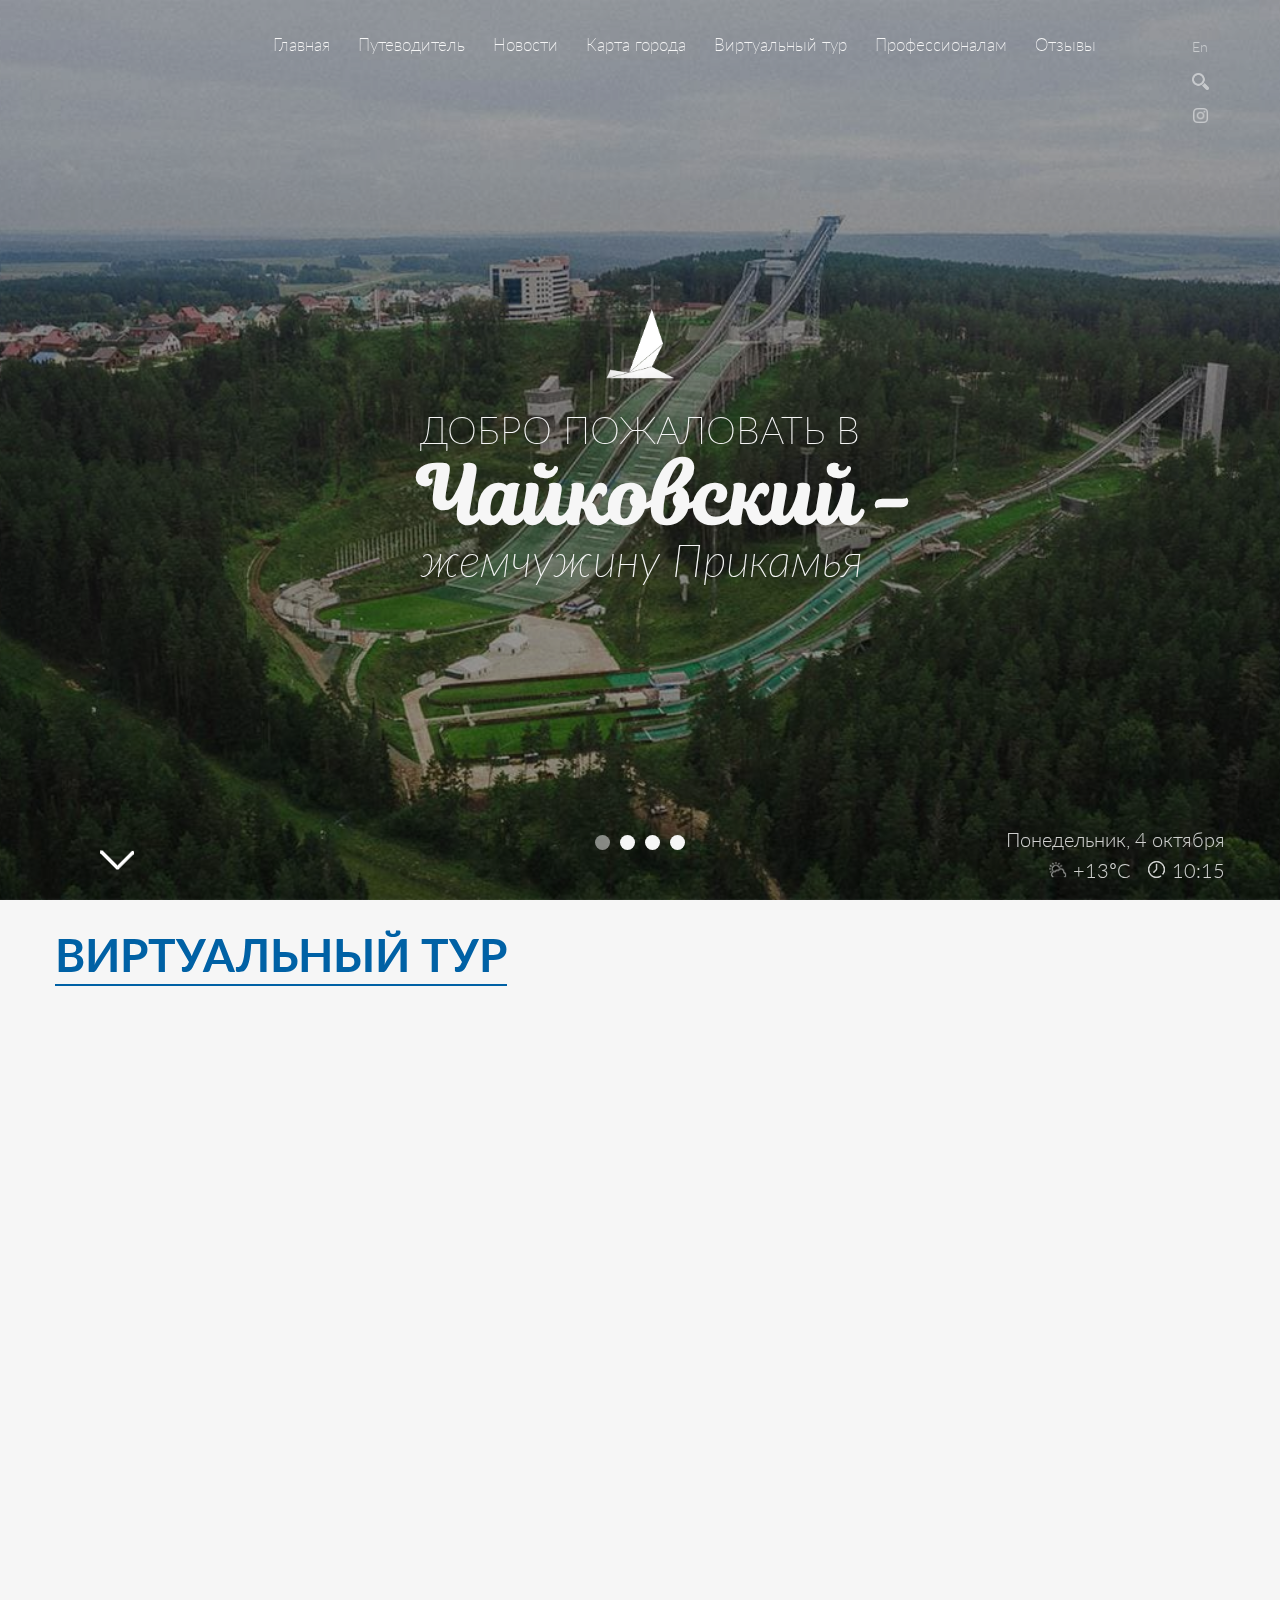
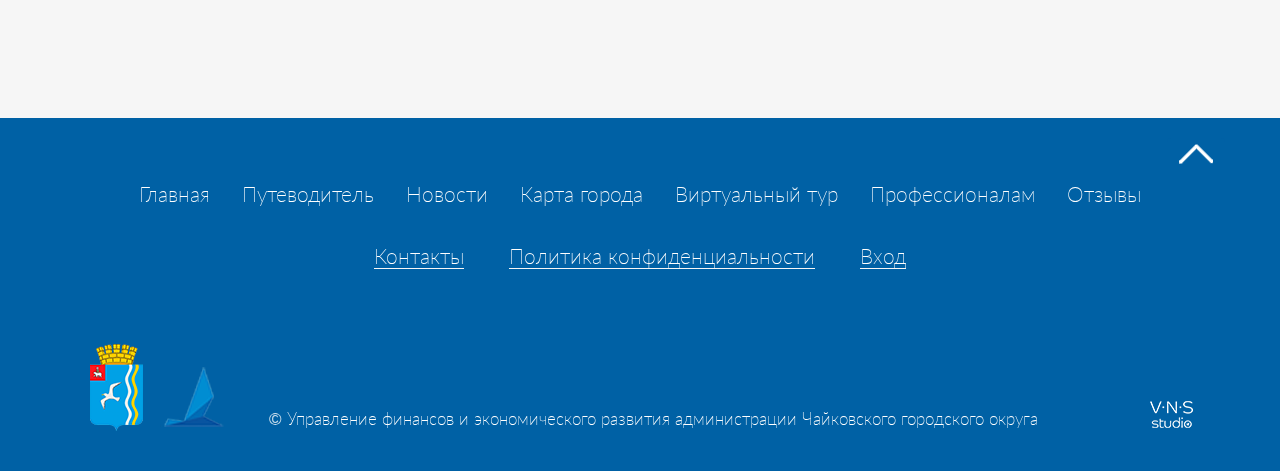
<file: virtual.html>
<!DOCTYPE html>
<html lang="en">

<head>
  <meta charset="UTF-8">
  <meta name="viewport" content="width=device-width, initial-scale=1.0">
  <meta http-equiv="X-UA-Compatible" content="ie=edge">
  <title>Чайковский - жемчужина Прикамья</title>
  <link rel="icon" type="image/png" sizes="32x32" href="./img/favicon/favicon-32x32.png">
  <link rel="stylesheet" href="css/style.min.css">

</head>


<body>

  <div class="main-wrapper">

    <header class="header">
  <div class="container">
    <div class="header__inner">

      <div class="header__inner-navigation">
        <nav class="header__navbar">
          <ul class="header__navbar-list">
            <li class="header__navbar-item"><a href="./index.html" class="header__navbar-link">Главная</a></li>
            <li class="header__navbar-item header__navbar-item-submenu">
              <button class="header__navbar-link dropdown-item">Путеводитель</button>
              <ul class="header__navbar-sublist">
                <li class="header__navbar-subitem"><a href="./hotels.html" class="header__navbar-sublink">Гостиницы</a></li>
                <li class="header__navbar-subitem"><a href="./restaurants.html" class="header__navbar-sublink">Кафе и рестораны</a></li>
                <li class="header__navbar-subitem"><a href="./leisure.html" class="header__navbar-sublink">Досуг</a></li>
                <li class="header__navbar-subitem"><a href="./tour.html" class="header__navbar-sublink">Экскурсии</a></li>
                <li class="header__navbar-subitem"><a href="./business.html" class="header__navbar-sublink">Деловой туризм</a></li>
                <li class="header__navbar-subitem"><a href="./health.html" class="header__navbar-sublink">Оздоровительный туризм</a></li>
              </ul>
            </li>
            <li class="header__navbar-item"><a href="./news.html" class="header__navbar-link">Новости</a></li>
            <li class="header__navbar-item"><a href="./maps.html" class="header__navbar-link">Карта города</a></li>
            <li class="header__navbar-item"><a href="./virtual.html" class="header__navbar-link">Виртуальный тур</a></li>
            <li class="header__navbar-item"><a href="./news-prof.html" class="header__navbar-link">Профессионалам</a></li>
            <li class="header__navbar-item"><a href="./reviews.html" class="header__navbar-link">Отзывы</a></li>
          </ul>
        </nav>
      </div>


      <div class="header__aside">
        <div class="header__aside-burder">
          <div class="header-burger">
            <span></span>
          </div>
        </div>

        <div class="header__aside-language">
          <select class='header__aside-select' name=''>
            <option value='En' selected='selected'>En</option>
            <option value='Ru'>Ru</option>
          </select>
        </div>

        <div class="header__aside-form form-aside">
          <button class="form-aside__triger">
            <img src="./img/header-intro/search-icon.png" alt="Поиск" title="Поиск по сайту" class="aside-img form-aside__triger-img">
          </button>
          <form action="#" class="form-aside__body">
            <input type="text" class="form-aside__input">
            <button type="submit" class="form-aside__button">
              <img src="./img/header-intro/search-icon.png" alt="Поиск" title="Поиск по сайту" class="aside-img">
            </button>
          </form>
        </div>

        <div class="header__aside-social">
          <a href="https://www.instagram.com/" target="_blank" class="header__aside-link">
            <img src="./img/header-intro/instagram-icon.png" alt="instagram" class="aside-img">
          </a>
        </div>
      </div>



    </div>
  </div>
</header>


    <div class="main">

      <div class="intro">

  <div class="swiper-container intro__slider">
    <div class="swiper-wrapper">
      <div class="swiper-slide intro__slide">
        <img src="img/header-intro/01.jpg" alt="background" class="intro__slide-img">
      </div>
      <div class="swiper-slide intro__slide">
        <img src="img/header-intro/02.jpg" alt="background" class="intro__slide-img">
      </div>
      <div class="swiper-slide intro__slide">
        <img src="img/header-intro/03.jpg" alt="background" class="intro__slide-img">
      </div>
      <div class="swiper-slide intro__slide">
        <img src="img/header-intro/04.jpg" alt="background" class="intro__slide-img">
      </div>

    </div>
  </div>

  <div class="container intro-info">
    <div class="header-time">
      <p>Понедельник, 4 октября</p>
      <p class="header-time__weather">+13°С</p>
      <p class="header-time__time">10:15</p>
    </div>
    <img src="./img/header-intro/arrows.png" alt="" class="arrow-header">
  </div>


  <div class="intro__control">
    <div class="intro-pagination"></div>
  </div>

  <div class="intro__inner">
    <div class="intro__inner-logo">
      <img src="./img/header-intro/logotype.png" alt="logotype">
    </div>
    <h1 class="intro__title">
      <span class="intro__title-thin">Добро пожаловать в</span>
      <span class="intro__title-magnolia">Чайковский</span>
      <span class="intro__title-thinitalic">жемчужину Прикамья</span>
    </h1>
  </div>

</div>


      <div class="places map">
  <div class="container">

    <div class="places__item">

      <h2 class="places__title headline-1">Виртуальный тур</h2>



      <div class="places__item-content">


        <iframe
          src="https://www.google.com/maps/embed?pb=!1m16!1m12!1m3!1d17490.818413691286!2d54.111550118996576!3d56.77125725196098!2m3!1f0!2f0!3f0!3m2!1i1024!2i768!4f13.1!2m1!1z0JTQvtGB0YLQvtC_0YDQuNC80LXRh9Cw0YLQtdC70YzQvdC-0YHRgtC4!5e0!3m2!1sru!2sru!4v1636693355568!5m2!1sru!2sru"
          style="border:0;" allowfullscreen="" loading="lazy"></iframe>



      </div>

    </div>




  </div>
</div>


    </div>

    <footer class="footer">

  <div class="container">
    <div class="footer__inner">
      <div class="scrollup">
        <img class="scrollup-img" src="./img/scrollup.png" alt="scrollup">
      </div>
      <ul class="footer-list">
        <li><a href="">Главная</a></li>
        <li class="footer-list__menu">
          <button class="footer-list__button ">Путеводитель</button>
          <ul class="footer-subMenu item-content">
            <li><a href="hostels.html">Гостиницы</a></li>
            <li><a href="#">Кафе и рестораны</a></li>
            <li><a href="#">Досуг</a></li>
            <li><a href="#">Экскурсии</a></li>
            <li><a href="#">Деловой туризм</a></li>
            <li><a href="#">Оздоровительный туризм</a></li>
          </ul>
        </li>
        <li><a href="#">Новости</a></li>
        <li><a href="#">Карта города</a></li>
        <li><a href="#">Виртуальный тур</a></li>
        <li><a href="#">Профессионалам</a></li>
        <li><a href="#">Отзывы</a></li>
      </ul>
      <ul class="footer-subList">
        <li><a href="./contacts.html">Контакты</a></li>
        <li><a href="#">Политика конфиденциальности</a></li>
        <li><a href="#">Вход</a></li>
      </ul>
      <div class="footer-row">
        <div class="footer-row__item footer-row__flex">
          <div class="footer-row__img">
            <img src="img/footer/01.png" alt="image">
            <img src="img/footer/02.png" alt="logo" class="footer-logo">
          </div>
          <p><span class="icon-copyright">©</span> Управление финансов и экономического развития администрации Чайковского городского округа</p>
        </div>
        <div class="footer-row__item">
          <img src="img/footer/03.png" alt="image">
        </div>
      </div>
    </div>
  </div>
</footer>



  </div>


  <!-- <script src="https://ajax.googleapis.com/ajax/libs/jquery/3.6.0/jquery.min.js"></script> -->
  <script defer src="js/main.min.js"></script>

</body>

</html>
</file>
<file: css/style.min.css>
@charset "UTF-8";@font-face{font-family:Magnolia;font-style:normal;font-weight:500;src:local("Magnolia"),url(../fonts/Magnolia.woff2) format("woff2")}@font-face{font-family:Lato;font-style:normal;font-weight:100;src:local("Lato"),url(../fonts/Lato-Hairline.woff2) format("woff2")}@font-face{font-family:Lato;font-style:italic;font-weight:100;src:local("Lato"),url(../fonts/Lato-Thin-Italic.woff2) format("woff2")}@font-face{font-family:Lato;font-style:normal;font-weight:100;src:local("Lato"),url(../fonts/Lato-Thin.woff2) format("woff2")}@font-face{font-family:Lato;font-style:normal;font-weight:300;src:local("Lato"),url(../fonts/Lato-Light.woff2) format("woff2")}@font-face{font-family:Lato;font-style:normal;font-weight:400;src:local("Lato"),url(../fonts/Lato-Regular.woff2) format("woff2")}@font-face{font-family:Lato;font-style:normal;font-weight:700;src:local("Lato"),url(../fonts/Lato-Bold.woff2) format("woff2")}*{-webkit-box-sizing:border-box;box-sizing:border-box}::after,::before{-webkit-box-sizing:border-box;box-sizing:border-box}blockquote,body,dd,dl,figure,h1,h2,h3,h4,h5,h6,p{margin:0}li,ul{list-style:none;margin:0;padding:0}ol[role=list],ul[role=list]{list-style:none}body{min-height:100vh;text-rendering:optimizeSpeed;line-height:1.5}a{text-decoration:none}a:not([class]){-webkit-text-decoration-skip:ink;text-decoration-skip-ink:auto}img,picture{max-width:100%;display:block}button,input,select,textarea{font:inherit}button{border:none;background-color:transparent;cursor:pointer;padding:0}@media (prefers-reduced-motion:reduce){*{-webkit-animation-duration:0s!important;animation-duration:0s!important;-webkit-animation-iteration-count:1!important;animation-iteration-count:1!important;-webkit-transition-duration:0s!important;-o-transition-duration:0s!important;transition-duration:0s!important;scroll-behavior:auto!important}::after,::before{-webkit-animation-duration:0s!important;animation-duration:0s!important;-webkit-animation-iteration-count:1!important;animation-iteration-count:1!important;-webkit-transition-duration:0s!important;-o-transition-duration:0s!important;transition-duration:0s!important;scroll-behavior:auto!important}}body,html{height:100%}body{font-family:Lato,sans-serif;font-size:21px;font-weight:100;background:#f6f6f6;overflow-x:hidden}@media (max-width:1200px){body{font-size:calc(17px + 4 * ((100vw - 320px)/ 880))}}body.lock{overflow:hidden}.main-wrapper{display:-webkit-box;display:-ms-flexbox;display:flex;-webkit-box-orient:vertical;-webkit-box-direction:normal;-ms-flex-direction:column;flex-direction:column;min-height:100%;overflow-x:hidden}.main{-webkit-box-flex:1;-ms-flex:1 1 auto;flex:1 1 auto}.container{max-width:1200px;margin:0 auto;padding:0 15px}.headline-1{font-size:46px;font-weight:700;line-height:100%;text-transform:uppercase;display:-webkit-inline-box;display:-ms-inline-flexbox;display:inline-flex}@media (max-width:1200px){.headline-1{font-size:calc(19px + 27 * ((100vw - 320px)/ 880))}}.headline-2{font-size:25px;font-weight:700;line-height:120%;text-transform:uppercase;display:-webkit-inline-box;display:-ms-inline-flexbox;display:inline-flex}@media (max-width:1200px){.headline-2{font-size:calc(17px + 8 * ((100vw - 320px)/ 880))}}.headline-3{font-size:21px;font-weight:700;text-transform:uppercase;display:-webkit-inline-box;display:-ms-inline-flexbox;display:inline-flex}@media (max-width:1200px){.headline-3{font-size:calc(16px + 5 * ((100vw - 320px)/ 880))}}.subtitle-1{font-size:21px;line-height:130%;font-weight:700}@media (max-width:1200px){.subtitle-1{font-size:calc(17px + 4 * ((100vw - 320px)/ 880))}}.text-caption{font-size:17px;font-weight:300;color:#787878;line-height:150%}@media (max-width:1200px){.text-caption{font-size:calc(14px + 3 * ((100vw - 320px)/ 880))}}.main-more{font-weight:400;margin-top:30px;-webkit-transition:all .3s ease;-o-transition:all .3s ease;transition:all .3s ease;position:relative}@media (max-width:1200px){.main-more{margin-top:calc(18px + 12 * ((100vw - 320px)/ 880))}}.main-more::after{height:2px;width:100%;content:"";position:absolute;bottom:-3px;background:#f6f6f6;left:50%;-webkit-transform:translateX(-50%);-ms-transform:translateX(-50%);transform:translateX(-50%);-webkit-transition:all .3s ease;-o-transition:all .3s ease;transition:all .3s ease}.main-more:hover::after{width:calc(100% + 12px)}.main-more__link{color:inherit}.accordion{cursor:pointer}.scrollup{position:absolute;background-color:rgba(0,97,165,.6);right:0;top:20px;padding:6px 12px;font-size:20px;border-top-left-radius:4px;border-top-right-radius:4px;cursor:pointer;display:none;text-align:center;z-index:999;display:block}@media (max-width:992px){.scrollup{top:5px}}.scrollup.active{right:15px;bottom:0;top:auto;position:fixed}.scrollup:hover{background-color:#0061a5}.header{position:relative;z-index:50}.header__inner{position:absolute;left:0;margin:0 auto;right:0;max-width:1200px;padding:0 15px;display:-webkit-box;display:-ms-flexbox;display:flex;-webkit-box-pack:end;-ms-flex-pack:end;justify-content:flex-end;padding-top:24px}.header__navbar{width:100%;display:-webkit-box;display:-ms-flexbox;display:flex;margin-right:100px}@media (max-width:1200px){.header__navbar{margin-right:calc(32px + 68 * ((100vw - 320px)/ 880))}}@media (max-width:1030px){.header__navbar{margin-right:48px}}@media (max-width:992px){.header__navbar{position:fixed;left:-100%;top:0;bottom:0;max-width:500px;width:100%;background:rgba(46,46,46,.95);-webkit-box-pack:center;-ms-flex-pack:center;justify-content:center;-webkit-transition:all .4s ease-in-out;-o-transition:all .4s ease-in-out;transition:all .4s ease-in-out;z-index:50;margin:auto;-webkit-box-orient:vertical;-webkit-box-direction:normal;-ms-flex-direction:column;flex-direction:column}.header__navbar.active{left:0}}.header__navbar-list{display:-webkit-box;display:-ms-flexbox;display:flex}@media (max-width:992px){.header__navbar-list{display:block;-webkit-box-orient:vertical;-webkit-box-direction:normal;-ms-flex-direction:column;flex-direction:column;overflow-y:auto;padding-top:24px;padding-bottom:24px;margin:auto;max-width:500px;width:100%}}.header__navbar-item{position:relative}.header__navbar-item:not(:last-child){margin-right:4px}@media (max-width:992px){.header__navbar-item{margin-left:24px}}@media (any-hover:hover){.header__navbar-item-submenu:hover .header__navbar-sublist{max-height:none}}.header__navbar-link{display:-webkit-inline-box;display:-ms-inline-flexbox;display:inline-flex;-ms-flex-negative:0;flex-shrink:0;font-size:17px;padding:8px 12px;color:#f6f6f6;-webkit-transition:all .3s ease;-o-transition:all .3s ease;transition:all .3s ease;font-weight:100;background:0 0;border-radius:4px;position:relative}.header__navbar-link:hover{text-shadow:0 0 .9px #fff,0 0 .9px #fff,0 0 .9px #fff}.header__navbar-link:hover::after{content:"";position:absolute;width:calc(100% - 24px);bottom:7px;left:50%;-webkit-transform:translateX(-50%);-ms-transform:translateX(-50%);transform:translateX(-50%);height:1px;background:#f6f6f6}@media (max-width:992px){.header__navbar-link{font-size:21px}}.header__navbar-sublist{position:absolute;border-radius:4px;background-color:rgba(46,46,46,.1);max-height:0;overflow:hidden;-webkit-transition:max-height .3s ease-out;-o-transition:max-height .3s ease-out;transition:max-height .3s ease-out;width:270px}@media (max-width:992px){.header__navbar-sublist{position:static;margin-left:18px}}.header__navbar-sublink{display:-webkit-inline-box;display:-ms-inline-flexbox;display:inline-flex;-ms-flex-negative:0;flex-shrink:0;font-size:17px;padding:0 12px;color:#f6f6f6;-webkit-transition:all .3s ease;-o-transition:all .3s ease;transition:all .3s ease;font-weight:100;background:0 0;border-radius:4px;transition:all .3s ease;line-height:120%;position:relative}.header__navbar-sublink:hover{text-shadow:0 0 .9px #fff,0 0 .9px #fff,0 0 .9px #fff}.header__navbar-sublink:hover::after{content:"";position:absolute;width:calc(100% - 24px);bottom:-2px;left:50%;-webkit-transform:translateX(-50%);-ms-transform:translateX(-50%);transform:translateX(-50%);height:1px;background:#f6f6f6}@media (max-width:992px){.header__navbar-sublink:hover::after{bottom:7px}}@media (max-width:992px){.header__navbar-sublink{padding:8px 12px}}.header__aside{display:-webkit-box;display:-ms-flexbox;display:flex;-webkit-box-orient:vertical;-webkit-box-direction:normal;-ms-flex-direction:column;flex-direction:column;padding-top:8px;-webkit-box-align:center;-ms-flex-align:center;align-items:center;position:relative;right:16px;top:6px}.header__aside-form{margin-bottom:10px}.header__aside-language{margin-bottom:10px}.header__aside-select{display:block;font-size:14px;font-weight:300;color:#fff;opacity:.5;line-height:1.3;width:100%;max-width:24px;-webkit-box-sizing:border-box;box-sizing:border-box;margin:0;border:none;border-radius:1px;outline:0;-moz-appearance:none;-webkit-appearance:none;appearance:none;background-color:transparent;-webkit-transition:all .3s ease;-o-transition:all .3s ease;transition:all .3s ease;cursor:pointer}.header__aside-select option{color:#2e2e2e}.header__aside-select:hover{opacity:1}.header__aside-social{max-width:15px;opacity:.5;-webkit-transition:all .3s ease;-o-transition:all .3s ease;transition:all .3s ease}.header__aside-social:hover{opacity:1}.header__aside-burder{position:relative}@media (max-width:992px){.header__aside-burder{width:25px;height:25px}}.form-aside{position:relative}.form-aside__triger{width:17px;height:17px;opacity:.5}.form-aside__triger:hover{opacity:1}.form-aside__triger-img.active{display:none}.form-aside__body{position:absolute;top:0;right:-4px;width:280px;height:30px;display:none}.form-aside__body.active{display:-webkit-box;display:-ms-flexbox;display:flex}.form-aside__input{border-radius:4px;border:none;-webkit-transition:all .3s ease;-o-transition:all .3s ease;transition:all .3s ease;color:#f6f6f6;padding:2px 2px 2px 32px;outline:0;font-weight:300;font-size:16px;width:280px;background:0 0;background:rgba(120,120,120,.5);transition:all .3s ease;border:1px solid #f6f6f6}.form-aside__input:active{width:100%;background:rgba(120,120,120,.3);-webkit-box-shadow:4px 4px 8px rgba(46,46,46,.4);box-shadow:4px 4px 8px rgba(46,46,46,.4)}.form-aside__button{position:absolute;width:17px;height:17px;left:4px;top:50%;-webkit-transform:translateY(-50%);-ms-transform:translateY(-50%);transform:translateY(-50%);opacity:.5;-webkit-transition:all .3s ease;-o-transition:all .3s ease;transition:all .3s ease}.form-aside__button:hover{opacity:1}.header-burger{position:absolute;z-index:50;width:25px;height:25px;opacity:.5;display:none;cursor:pointer;-webkit-transition:all .3s ease;-o-transition:all .3s ease;transition:all .3s ease;right:5px}.header-burger.active{right:2px}@media (max-width:992px){.header-burger{display:block}}.header-burger:hover{opacity:1}.header-burger span{-webkit-transition:all .5s ease 0s;-o-transition:all .5s ease 0s;transition:all .5s ease 0s;display:block;width:100%;height:2px;background-color:#fff;position:absolute;top:0;left:0}.header-burger span:after{-webkit-transition:all .5s ease 0s;-o-transition:all .5s ease 0s;transition:all .5s ease 0s;content:"";width:50%;height:2px;background-color:#fff;position:absolute;bottom:-6px;right:0}.header-burger span:before{-webkit-transition:all .5s ease 0s;-o-transition:all .5s ease 0s;transition:all .5s ease 0s;opacity:1;content:"";width:50%;height:2px;background-color:#fff;position:absolute;bottom:-12px;right:0}.header-burger.active span{-webkit-transition:all .5s ease 0s;-o-transition:all .5s ease 0s;transition:all .5s ease 0s;display:block;width:100%;height:2px;background-color:#fff;position:absolute;top:0;left:0;-webkit-transform:rotate(45deg);-ms-transform:rotate(45deg);transform:rotate(45deg)}.header-burger.active span:after{-webkit-transition:all .5s ease 0s;-o-transition:all .5s ease 0s;transition:all .5s ease 0s;content:"";width:100%;height:2px;background-color:#fff;position:absolute;bottom:0;right:0;-webkit-transform:rotate(-90deg);-ms-transform:rotate(-90deg);transform:rotate(-90deg)}.header-burger.active span:before{-webkit-transition:all .5s ease 0s;-o-transition:all .5s ease 0s;transition:all .5s ease 0s;opacity:0}.intro{background:rgba(0,0,0,.35);position:relative}.intro::after{content:"";width:100%;height:100%;background-color:transparent;position:absolute;top:0;left:0}.intro__slider{position:relative;z-index:-1!important;height:100vh;width:100vw}@media (max-height:600px){.intro__slider{min-height:600px}}.intro__slide{position:relative}.intro__slide-img{position:absolute;width:100%;height:100%;-o-object-fit:cover;object-fit:cover}.intro__control{position:absolute;z-index:20;bottom:50px;left:50%;-webkit-transform:translate(-50%,0);-ms-transform:translate(-50%,0);transform:translate(-50%,0)}@media (max-width:767px){.intro__control{bottom:16px}}.intro__inner{position:absolute;top:50%;left:50%;-webkit-transform:translate(-50%,-50%);-ms-transform:translate(-50%,-50%);transform:translate(-50%,-50%)}.intro__inner-logo{max-width:68px;margin:0 auto;margin-bottom:20px}@media (max-width:1200px){.intro__inner-logo{margin-bottom:calc(12px + 8 * ((100vw - 320px)/ 880))}}@media (max-width:767px){.intro__inner-logo{max-width:42px}}.intro__inner-logo img{-o-object-fit:cover;object-fit:cover;width:100%}.intro__title{color:#f6f6f6;display:-webkit-box;display:-ms-flexbox;display:flex;-webkit-box-orient:vertical;-webkit-box-direction:normal;-ms-flex-direction:column;flex-direction:column;line-height:150%;cursor:auto;pointer-events:none;-webkit-box-align:center;-ms-flex-align:center;align-items:center;text-align:center}@media (max-width:767px){.intro__title{line-height:120%}}.intro__title-thin{font-size:38px;font-weight:100;text-transform:uppercase;margin-bottom:4px}@media (max-width:1200px){.intro__title-thin{font-size:calc(18px + 20 * ((100vw - 320px)/ 880))}}.intro__title-magnolia{font-size:79px;font-family:Magnolia,sans-serif;position:relative}@media (max-width:1200px){.intro__title-magnolia{font-size:calc(38px + 41 * ((100vw - 320px)/ 880))}}.intro__title-magnolia::after{content:"-";position:absolute;right:-12%;color:inherit;font-size:inherit;font-family:Magnolia,sans-serif}.intro__title-thinitalic{font-size:46px;font-style:italic;font-weight:100;padding-left:2px}@media (max-width:1200px){.intro__title-thinitalic{font-size:calc(21px + 25 * ((100vw - 320px)/ 880))}}.intro-pagination{height:15px;display:-webkit-box;display:-ms-flexbox;display:flex;-webkit-box-pack:center;-ms-flex-pack:center;justify-content:center}.intro-pagination .swiper-pagination-bullet{cursor:pointer;display:block;background:#f6f6f6;width:15px;height:15px;border-radius:50%}.intro-pagination .swiper-pagination-bullet-active{background:rgba(246,246,246,.5)}.intro-pagination .swiper-pagination-bullet:not(:last-child){margin-right:10px}.intro-info{position:relative}.arrow-header{cursor:pointer;position:absolute;bottom:30px;z-index:99;left:60px}@media (max-width:992.98px){.arrow-header{display:none}}.header-time{position:absolute;bottom:15px;z-index:25;right:15px;text-align:right}.header-time p{color:#fff;font-weight:300;opacity:.8;font-size:20px;line-height:30px}@media (max-width:767px){.header-time p{font-size:16px}}@media (max-width:440px){.header-time p{font-size:14px;line-height:18px}}@media (max-width:992px){.header-time{right:50%;-webkit-transform:translateX(50%);-ms-transform:translateX(50%);transform:translateX(50%);bottom:90px;text-align:center}}@media (max-width:767px){.header-time{bottom:45px}}.header-time__weather{display:inline-block;margin-right:15px;padding-left:20px;position:relative}.header-time__weather:after{content:"";width:20px;height:20px;background:url(../img/header-intro/weather.png);background-repeat:no-repeat;background-size:cover;position:absolute;top:5px;left:-5px}@media (max-width:440px){.header-time__weather:after{top:0}}.header-time__time{display:inline-block;padding-left:20px;position:relative}.header-time__time:after{content:"";width:20px;height:20px;background:url(../img/header-intro/time.png);background-repeat:no-repeat;background-size:cover;position:absolute;top:5px;left:-5px}@media (max-width:440px){.header-time__time:after{top:0}}@font-face{font-family:swiper-icons;src:url("data:application/font-woff;charset=utf-8;base64, [base64]//wADZ2x5ZgAAAywAAADMAAAD2MHtryVoZWFkAAABbAAAADAAAAA2E2+eoWhoZWEAAAGcAAAAHwAAACQC9gDzaG10eAAAAigAAAAZAAAArgJkABFsb2NhAAAC0AAAAFoAAABaFQAUGG1heHAAAAG8AAAAHwAAACAAcABAbmFtZQAAA/gAAAE5AAACXvFdBwlwb3N0AAAFNAAAAGIAAACE5s74hXjaY2BkYGAAYpf5Hu/j+W2+MnAzMYDAzaX6QjD6/4//Bxj5GA8AuRwMYGkAPywL13jaY2BkYGA88P8Agx4j+/8fQDYfA1AEBWgDAIB2BOoAeNpjYGRgYNBh4GdgYgABEMnIABJzYNADCQAACWgAsQB42mNgYfzCOIGBlYGB0YcxjYGBwR1Kf2WQZGhhYGBiYGVmgAFGBiQQkOaawtDAoMBQxXjg/wEGPcYDDA4wNUA2CCgwsAAAO4EL6gAAeNpj2M0gyAACqxgGNWBkZ2D4/wMA+xkDdgAAAHjaY2BgYGaAYBkGRgYQiAHyGMF8FgYHIM3DwMHABGQrMOgyWDLEM1T9/w8UBfEMgLzE////P/5//f/V/xv+r4eaAAeMbAxwIUYmIMHEgKYAYjUcsDAwsLKxc3BycfPw8jEQA/[base64]/uznmfPFBNODM2K7MTQ45YEAZqGP81AmGGcF3iPqOop0r1SPTaTbVkfUe4HXj97wYE+yNwWYxwWu4v1ugWHgo3S1XdZEVqWM7ET0cfnLGxWfkgR42o2PvWrDMBSFj/IHLaF0zKjRgdiVMwScNRAoWUoH78Y2icB/yIY09An6AH2Bdu/UB+yxopYshQiEvnvu0dURgDt8QeC8PDw7Fpji3fEA4z/PEJ6YOB5hKh4dj3EvXhxPqH/SKUY3rJ7srZ4FZnh1PMAtPhwP6fl2PMJMPDgeQ4rY8YT6Gzao0eAEA409DuggmTnFnOcSCiEiLMgxCiTI6Cq5DZUd3Qmp10vO0LaLTd2cjN4fOumlc7lUYbSQcZFkutRG7g6JKZKy0RmdLY680CDnEJ+UMkpFFe1RN7nxdVpXrC4aTtnaurOnYercZg2YVmLN/d/gczfEimrE/fs/bOuq29Zmn8tloORaXgZgGa78yO9/cnXm2BpaGvq25Dv9S4E9+5SIc9PqupJKhYFSSl47+Qcr1mYNAAAAeNptw0cKwkAAAMDZJA8Q7OUJvkLsPfZ6zFVERPy8qHh2YER+3i/BP83vIBLLySsoKimrqKqpa2hp6+jq6RsYGhmbmJqZSy0sraxtbO3sHRydnEMU4uR6yx7JJXveP7WrDycAAAAAAAH//wACeNpjYGRgYOABYhkgZgJCZgZNBkYGLQZtIJsFLMYAAAw3ALgAeNolizEKgDAQBCchRbC2sFER0YD6qVQiBCv/H9ezGI6Z5XBAw8CBK/m5iQQVauVbXLnOrMZv2oLdKFa8Pjuru2hJzGabmOSLzNMzvutpB3N42mNgZGBg4GKQYzBhYMxJLMlj4GBgAYow/P/PAJJhLM6sSoWKfWCAAwDAjgbRAAB42mNgYGBkAIIbCZo5IPrmUn0hGA0AO8EFTQAA") format("woff");font-weight:400;font-style:normal}:root{--swiper-theme-color:#007aff}.swiper-container{margin-left:auto;margin-right:auto;position:relative;overflow:hidden;list-style:none;padding:0;z-index:1}.swiper-container-vertical>.swiper-wrapper{-webkit-box-orient:vertical;-webkit-box-direction:normal;-ms-flex-direction:column;flex-direction:column}.swiper-wrapper{position:relative;width:100%;height:100%;z-index:1;display:-webkit-box;display:-ms-flexbox;display:flex;-webkit-transition-property:-webkit-transform;transition-property:-webkit-transform;-o-transition-property:transform;transition-property:transform;transition-property:transform,-webkit-transform;-webkit-box-sizing:content-box;box-sizing:content-box}.swiper-container-android .swiper-slide,.swiper-wrapper{-webkit-transform:translate3d(0,0,0);transform:translate3d(0,0,0)}.swiper-container-multirow>.swiper-wrapper{-ms-flex-wrap:wrap;flex-wrap:wrap}.swiper-container-multirow-column>.swiper-wrapper{-ms-flex-wrap:wrap;flex-wrap:wrap;-webkit-box-orient:vertical;-webkit-box-direction:normal;-ms-flex-direction:column;flex-direction:column}.swiper-container-free-mode>.swiper-wrapper{-webkit-transition-timing-function:ease-out;-o-transition-timing-function:ease-out;transition-timing-function:ease-out;margin:0 auto}.swiper-container-pointer-events{-ms-touch-action:pan-y;touch-action:pan-y}.swiper-container-pointer-events.swiper-container-vertical{-ms-touch-action:pan-x;touch-action:pan-x}.swiper-slide{-ms-flex-negative:0;flex-shrink:0;width:100%;height:100%;position:relative;-webkit-transition-property:-webkit-transform;transition-property:-webkit-transform;-o-transition-property:transform;transition-property:transform;transition-property:transform,-webkit-transform}.swiper-slide-invisible-blank{visibility:hidden}.swiper-container-autoheight,.swiper-container-autoheight .swiper-slide{height:auto}.swiper-container-autoheight .swiper-wrapper{-webkit-box-align:start;-ms-flex-align:start;align-items:flex-start;-webkit-transition-property:height,-webkit-transform;transition-property:height,-webkit-transform;-o-transition-property:transform,height;transition-property:transform,height;transition-property:transform,height,-webkit-transform}.swiper-container-3d{-webkit-perspective:1200px;perspective:1200px}.swiper-container-3d .swiper-cube-shadow,.swiper-container-3d .swiper-slide,.swiper-container-3d .swiper-slide-shadow-bottom,.swiper-container-3d .swiper-slide-shadow-left,.swiper-container-3d .swiper-slide-shadow-right,.swiper-container-3d .swiper-slide-shadow-top,.swiper-container-3d .swiper-wrapper{-webkit-transform-style:preserve-3d;transform-style:preserve-3d}.swiper-container-3d .swiper-slide-shadow-bottom,.swiper-container-3d .swiper-slide-shadow-left,.swiper-container-3d .swiper-slide-shadow-right,.swiper-container-3d .swiper-slide-shadow-top{position:absolute;left:0;top:0;width:100%;height:100%;pointer-events:none;z-index:10}.swiper-container-3d .swiper-slide-shadow-left{background-image:-webkit-gradient(linear,right top,left top,from(rgba(0,0,0,.5)),to(rgba(0,0,0,0)));background-image:-o-linear-gradient(right,rgba(0,0,0,.5),rgba(0,0,0,0));background-image:linear-gradient(to left,rgba(0,0,0,.5),rgba(0,0,0,0))}.swiper-container-3d .swiper-slide-shadow-right{background-image:-webkit-gradient(linear,left top,right top,from(rgba(0,0,0,.5)),to(rgba(0,0,0,0)));background-image:-o-linear-gradient(left,rgba(0,0,0,.5),rgba(0,0,0,0));background-image:linear-gradient(to right,rgba(0,0,0,.5),rgba(0,0,0,0))}.swiper-container-3d .swiper-slide-shadow-top{background-image:-webkit-gradient(linear,left bottom,left top,from(rgba(0,0,0,.5)),to(rgba(0,0,0,0)));background-image:-o-linear-gradient(bottom,rgba(0,0,0,.5),rgba(0,0,0,0));background-image:linear-gradient(to top,rgba(0,0,0,.5),rgba(0,0,0,0))}.swiper-container-3d .swiper-slide-shadow-bottom{background-image:-webkit-gradient(linear,left top,left bottom,from(rgba(0,0,0,.5)),to(rgba(0,0,0,0)));background-image:-o-linear-gradient(top,rgba(0,0,0,.5),rgba(0,0,0,0));background-image:linear-gradient(to bottom,rgba(0,0,0,.5),rgba(0,0,0,0))}.swiper-container-css-mode>.swiper-wrapper{overflow:auto;scrollbar-width:none;-ms-overflow-style:none}.swiper-container-css-mode>.swiper-wrapper::-webkit-scrollbar{display:none}.swiper-container-css-mode>.swiper-wrapper>.swiper-slide{scroll-snap-align:start start}.swiper-container-horizontal.swiper-container-css-mode>.swiper-wrapper{-ms-scroll-snap-type:x mandatory;scroll-snap-type:x mandatory}.swiper-container-vertical.swiper-container-css-mode>.swiper-wrapper{-ms-scroll-snap-type:y mandatory;scroll-snap-type:y mandatory}.guide{position:relative;padding-top:32px;padding-bottom:112px}@media (max-width:1200px){.guide{padding-bottom:calc(64px + 48 * ((100vw - 320px)/ 880))}}.guide__title{color:#0061a5;position:relative;margin-bottom:48px}@media (max-width:1200px){.guide__title{margin-bottom:calc(28px + 20 * ((100vw - 320px)/ 880))}}.guide__title::after{content:"";position:absolute;bottom:-8px;left:0;height:2px;background:#0061a5;width:100%}.guide__slider-wrapper{position:relative;margin-top:-12px;margin-bottom:-12px;margin-left:-12px;margin-right:-12px}.guide__slider{padding-top:12px;padding-bottom:12px;padding-left:12px;padding-right:12px}@media (max-width:1280px){.guide__slider{margin-left:36px;margin-right:36px}}.guide__slider::before{content:"";position:absolute;left:0;top:0;height:100%;width:12px;background:#f6f6f6;z-index:99}.guide__slide{padding:8px;display:-webkit-box;display:-ms-flexbox;display:flex;-webkit-box-align:center;-ms-flex-align:center;align-items:center;-webkit-box-pack:center;-ms-flex-pack:center;justify-content:center;border-radius:8px;height:170px;background:#fff;-webkit-box-shadow:4px 4px 10px rgba(46,46,46,.1);box-shadow:4px 4px 10px rgba(46,46,46,.1);-webkit-transition:all .3s ease;-o-transition:all .3s ease;transition:all .3s ease}.guide__slide:hover{-webkit-box-shadow:-2px 5px 30px 2px rgba(34,60,80,.17) inset;box-shadow:-2px 5px 30px 2px rgba(34,60,80,.17) inset}.guide__slide-link{display:-webkit-box;display:-ms-flexbox;display:flex;-webkit-box-orient:vertical;-webkit-box-direction:normal;-ms-flex-direction:column;flex-direction:column;width:100%}.guide__slide-img{height:76px;position:relative;margin-bottom:8px}.guide__slide-img img{position:absolute;height:100%;-o-object-fit:cover;object-fit:cover;left:50%;-webkit-transform:translate(-50%,0);-ms-transform:translate(-50%,0);transform:translate(-50%,0)}.guide__slide-text{text-align:center;font-size:25px;color:#2e2e2e;font-weight:300;line-height:100%;width:100%}@media (max-width:1200px){.guide__slide-text{font-size:calc(20px + 5 * ((100vw - 320px)/ 880))}}.guide__slider-control{position:absolute;left:0;right:0;margin:0 auto;top:50%;-webkit-transform:translateY(-50%);-ms-transform:translateY(-50%);transform:translateY(-50%);display:-webkit-box;display:-ms-flexbox;display:flex;-webkit-box-pack:justify;-ms-flex-pack:justify;justify-content:space-between;max-width:1280px;width:100%;padding:0 15px}@media (max-width:1280px){.guide__slider-control{max-width:1200px}}.guide__button-next,.guide__button-prev{display:inline-block;cursor:pointer;-webkit-transition:all .3s ease;-o-transition:all .3s ease;transition:all .3s ease;width:25px;background:0 0;padding:4px;border-radius:4px;position:relative}.guide__button-next img,.guide__button-prev img{width:100%;-o-object-fit:cover;object-fit:cover}.guide__button-next:hover,.guide__button-prev:hover{background:rgba(46,46,46,.2)}.guide__button-prev{left:-56px}@media (max-width:1280px){.guide__button-prev{left:0}}.guide__button-next{-webkit-transform:rotate(180deg);-ms-transform:rotate(180deg);transform:rotate(180deg);right:-56px}@media (max-width:1280px){.guide__button-next{right:0}}.main-news{background:#0061a5;padding-top:32px;padding-bottom:32px;color:#f6f6f6}.main-news .news-article{border-top:2px solid #f6f6f6}.main-news__title{margin-bottom:24px}@media (max-width:1200px){.main-news__title{margin-bottom:calc(16px + 8 * ((100vw - 320px)/ 880))}}.news-article{display:-webkit-box;display:-ms-flexbox;display:flex;padding-top:20px;padding-bottom:30px}@media (max-width:1200px){.news-article{padding-top:calc(12px + 8 * ((100vw - 320px)/ 880))}}@media (max-width:1200px){.news-article{padding-bottom:calc(18px + 12 * ((100vw - 320px)/ 880))}}@media (max-width:767px){.news-article{-webkit-box-orient:vertical;-webkit-box-direction:normal;-ms-flex-direction:column;flex-direction:column}}.news-article__date{width:164px;font-size:25px;-ms-flex-negative:0;flex-shrink:0}@media (max-width:1200px){.news-article__date{width:calc(132px + 32 * ((100vw - 320px)/ 880))}}@media (max-width:1200px){.news-article__date{font-size:calc(20px + 5 * ((100vw - 320px)/ 880))}}@media (max-width:767px){.news-article__date{margin-bottom:8px;-ms-flex-item-align:end;align-self:flex-end;width:auto}}.news-article__body{display:-webkit-box;display:-ms-flexbox;display:flex;-webkit-box-orient:vertical;-webkit-box-direction:normal;-ms-flex-direction:column;flex-direction:column;-webkit-box-align:start;-ms-flex-align:start;align-items:flex-start;min-width:0}.news-article__title{margin-bottom:20px}@media (max-width:1200px){.news-article__title{margin-bottom:calc(16px + 4 * ((100vw - 320px)/ 880))}}.news-article__text{margin-bottom:12px;line-height:130%}@media (max-width:1200px){.news-article__text{margin-bottom:calc(8px + 4 * ((100vw - 320px)/ 880))}}.news-article__text p:not(:last-child){margin-bottom:8px}.news-article__more{display:-webkit-inline-box;display:-ms-inline-flexbox;display:inline-flex;-ms-flex-item-align:end;align-self:flex-end;font-size:25px;font-weight:400;-webkit-transition:all .2s ease;-o-transition:all .2s ease;transition:all .2s ease;position:relative}@media (max-width:1200px){.news-article__more{font-size:calc(20px + 5 * ((100vw - 320px)/ 880))}}.news-article__more::after{height:2px;width:100%;content:"";position:absolute;bottom:-3px;background:#f6f6f6;left:50%;-webkit-transform:translateX(-50%);-ms-transform:translateX(-50%);transform:translateX(-50%);-webkit-transition:all .3s ease;-o-transition:all .3s ease;transition:all .3s ease}.news-article__more:hover::after{width:calc(100% + 12px)}.news-article__link{color:inherit;line-height:110%}.news-article__file{margin-top:16px}.news-article__file-link{color:inherit;-webkit-transition:all .3s ease;-o-transition:all .3s ease;transition:all .3s ease;border-bottom:1px solid #2e2e2e}.news-article__file-link:hover{opacity:.8}.attraction{padding-top:32px;padding-bottom:42px}@media (max-width:1200px){.attraction{padding-bottom:calc(32px + 10 * ((100vw - 320px)/ 880))}}.attraction__title{color:#0061a5;position:relative;margin-bottom:48px}@media (max-width:1200px){.attraction__title{margin-bottom:calc(28px + 20 * ((100vw - 320px)/ 880))}}.attraction__title::after{content:"";position:absolute;bottom:-8px;left:0;height:2px;background:#0061a5;width:100%}.attraction .main-more{color:#0061a5}.attraction .main-more::after{background:#0061a5}.attraction-item{display:-webkit-box;display:-ms-flexbox;display:flex}@media (max-width:767px){.attraction-item{-webkit-box-orient:vertical;-webkit-box-direction:normal;-ms-flex-direction:column;flex-direction:column}}.attraction-item:not(:last-child){margin-bottom:64px}@media (max-width:1200px){.attraction-item:not(:last-child){margin-bottom:calc(36px + 28 * ((100vw - 320px)/ 880))}}.attraction-item__img{margin-right:16px;-ms-flex-negative:0;flex-shrink:0;width:350px}@media (max-width:1200px){.attraction-item__img{width:calc(250px + 100 * ((100vw - 320px)/ 880))}}@media (max-width:767px){.attraction-item__img{margin-bottom:24px;-ms-flex-item-align:center;-ms-grid-row-align:center;align-self:center;margin-right:0}}@media (max-width:767px) and (max-width:1200px){.attraction-item__img{margin-bottom:calc(16px + 8 * ((100vw - 320px)/ 880))}}.attraction-item__img img{width:100%;-o-object-fit:cover;object-fit:cover}.attraction-item__body{display:-webkit-box;display:-ms-flexbox;display:flex;-webkit-box-orient:vertical;-webkit-box-direction:normal;-ms-flex-direction:column;flex-direction:column}.attraction-item__title{-ms-flex-item-align:end;align-self:flex-end;color:#0061a5}@media (max-width:767px){.attraction-item__title{-ms-flex-item-align:start;align-self:flex-start}}.attraction-item__caption{-ms-flex-item-align:end;align-self:flex-end}@media (max-width:767px){.attraction-item__caption{-ms-flex-item-align:start;align-self:flex-start}}.attraction-item__subtitle{margin-top:16px;margin-bottom:24px}@media (max-width:1200px){.attraction-item__subtitle{margin-bottom:calc(16px + 8 * ((100vw - 320px)/ 880))}}.attraction-item__text{margin-bottom:12px;line-height:130%}@media (max-width:1200px){.attraction-item__text{margin-bottom:calc(8px + 4 * ((100vw - 320px)/ 880))}}.attraction-item__text p:not(:last-child){margin-bottom:8px}.places__item{margin-top:32px;margin-bottom:32px}@media (max-width:1200px){.places__item{margin-top:calc(24px + 8 * ((100vw - 320px)/ 880))}}@media (max-width:1200px){.places__item{margin-bottom:calc(24px + 8 * ((100vw - 320px)/ 880))}}.places__subitem{margin-bottom:12px}.places__subitem .places__item-content{margin-bottom:24px}.places__title{color:#0061a5;position:relative;-webkit-transition:.3s;-o-transition:.3s;transition:.3s;margin-bottom:48px}@media (max-width:1200px){.places__title{margin-bottom:calc(28px + 20 * ((100vw - 320px)/ 880))}}.places__title::after{content:"";position:absolute;bottom:-8px;left:0;height:2px;background:#0061a5;width:100%}.places button{text-align:left;position:relative;-webkit-transition:all .3s ease;-o-transition:all .3s ease;transition:all .3s ease}.places button.active{margin-bottom:24px}@media (max-width:1200px){.places button.active{margin-bottom:calc(12px + 12 * ((100vw - 320px)/ 880))}}.places button::after{bottom:-3px;content:"";left:0;width:100%;height:2px;background:#2e2e2e;position:absolute}.places__list{margin-bottom:32px}@media (max-width:1200px){.places__list{margin-bottom:calc(20px + 12 * ((100vw - 320px)/ 880))}}.places__list-item{margin-left:24px;position:relative;font-weight:300;line-height:120%;font-size:32px}@media (max-width:1200px){.places__list-item{font-size:calc(20px + 12 * ((100vw - 320px)/ 880))}}.places__list-item:not(:last-child){margin-bottom:12px}@media (max-width:1200px){.places__list-item:not(:last-child){margin-bottom:calc(6px + 6 * ((100vw - 320px)/ 880))}}.places__list-item::before{content:"";position:absolute;left:-24px;top:14px;background:#0061a5;width:10px;height:10px;border-radius:50%}@media (max-width:1200px){.places__list-item::before{top:calc(8px + 6 * ((100vw - 320px)/ 880))}}.places__list-descr{margin-bottom:36px}@media (max-width:1200px){.places__list-descr{margin-bottom:calc(20px + 16 * ((100vw - 320px)/ 880))}}.places__list-descr p{font-size:29px;line-height:130%;font-weight:300;text-indent:24px}@media (max-width:1200px){.places__list-descr p{font-size:calc(20px + 9 * ((100vw - 320px)/ 880))}}.places__list-descr p:not(:last-child){margin-bottom:8px}.places__item-content{display:-webkit-box;display:-ms-flexbox;display:flex;-ms-flex-wrap:wrap;flex-wrap:wrap;margin-left:-8px;margin-right:-8px}.item-content{max-height:0;overflow:hidden;-webkit-transition:max-height .3s ease-out;-o-transition:max-height .3s ease-out;transition:max-height .3s ease-out}.item-content__subitem{padding-left:8px;padding-right:8px;margin-bottom:16px;width:33.3333333333%;min-height:252px}@media (max-width:1200px){.item-content__subitem{min-height:calc(220px + 32 * ((100vw - 320px)/ 880))}}@media (max-width:992px){.item-content__subitem{width:50%}}@media (max-width:600px){.item-content__subitem{width:100%}}.item-content__subitem:hover .item-content__descr{opacity:1;visibility:visible}.item-content__subitem-link{display:block;height:100%;position:relative}.item-content__wrapper-img{height:inherit}.item-content__img{position:absolute;width:100%;height:100%;top:0;left:0;-o-object-fit:cover;object-fit:cover}.item-content__descr{position:absolute;background:rgba(46,46,46,.85);display:-webkit-box;display:-ms-flexbox;display:flex;-webkit-box-align:center;-ms-flex-align:center;align-items:center;-webkit-box-pack:center;-ms-flex-pack:center;justify-content:center;-webkit-box-orient:vertical;-webkit-box-direction:normal;-ms-flex-direction:column;flex-direction:column;z-index:10;left:0;right:0;top:0;bottom:0;color:#f6f6f6;visibility:hidden;opacity:0;font-size:36px;font-weight:300;line-height:110%;-webkit-transition:all .3s ease;-o-transition:all .3s ease;transition:all .3s ease;text-align:center}@media (max-width:1200px){.item-content__descr{font-size:calc(24px + 12 * ((100vw - 320px)/ 880))}}.reservation{text-align:center;font-size:29px;margin-bottom:32px}@media (max-width:1200px){.reservation{font-size:calc(20px + 9 * ((100vw - 320px)/ 880))}}@media (max-width:1200px){.reservation{margin-bottom:calc(20px + 12 * ((100vw - 320px)/ 880))}}.reservation__title{display:inline-block;color:#0061a5;position:relative;-webkit-transition:.3s;-o-transition:.3s;transition:.3s;margin-bottom:16px}@media (max-width:1200px){.reservation__title{margin-bottom:calc(12px + 4 * ((100vw - 320px)/ 880))}}.reservation__title::after{content:"";position:absolute;bottom:-1px;left:0;height:2px;background:#0061a5;width:100%}@media (max-width:767px){.reservation__title::after{background:0 0}}.reservation__text{font-weight:300}.tour .places__list-descr p{font-weight:100}.tour .item-content__wrapper-img{position:relative;height:100%}.business{padding-top:32px;padding-bottom:32px}.business__title{color:#0061a5;position:relative;margin-bottom:48px}@media (max-width:1200px){.business__title{margin-bottom:calc(28px + 20 * ((100vw - 320px)/ 880))}}.business__title::after{content:"";position:absolute;bottom:-8px;left:0;height:2px;background:#0061a5;width:100%}.business__content{display:-webkit-box;display:-ms-flexbox;display:flex;-ms-flex-wrap:wrap;flex-wrap:wrap;margin-left:-24px;margin-right:-24px;margin-bottom:48px}@media (max-width:1200px){.business__content{margin-bottom:calc(24px + 24 * ((100vw - 320px)/ 880))}}@media (max-width:767px){.business__content{margin-left:-16px;margin-right:-16px}}.business__item{width:33.3333333333%;padding-left:24px;padding-right:24px;margin-bottom:48px}@media (max-width:992px){.business__item{width:50%}}@media (max-width:767px){.business__item{padding-left:16px;padding-right:16px;margin-bottom:32px}}@media (max-width:600px){.business__item{width:100%}}.business__item-body{padding:12px 12px 24px;display:-webkit-box;display:-ms-flexbox;display:flex;-webkit-box-orient:vertical;-webkit-box-direction:normal;-ms-flex-direction:column;flex-direction:column;-webkit-box-align:center;-ms-flex-align:center;align-items:center;text-align:center;background:#fff;border-radius:8px;-webkit-transition:all .3s ease;-o-transition:all .3s ease;transition:all .3s ease;height:100%}.business__item-body:hover{-webkit-box-shadow:2px 2px 10px rgba(46,46,46,.25);box-shadow:2px 2px 10px rgba(46,46,46,.25)}.business__item-wrapper{height:172px;position:relative;width:80%}@media (max-width:1200px){.business__item-wrapper{height:calc(150px + 22 * ((100vw - 320px)/ 880))}}.business__item-img{position:absolute;width:100%;height:80%;top:0;left:0;-o-object-fit:contain;object-fit:contain}.business__descr{font-size:21px;line-height:120%}@media (max-width:1200px){.business__descr{font-size:calc(17px + 4 * ((100vw - 320px)/ 880))}}.business__descr p:not(:last-child){margin-bottom:8px}.health button{color:#0061a5;display:-webkit-inline-box;display:-ms-inline-flexbox;display:inline-flex;font-size:25px;margin-top:20px;margin-bottom:20px}@media (max-width:1200px){.health button{font-size:calc(20px + 5 * ((100vw - 320px)/ 880))}}@media (max-width:1200px){.health button{margin-top:calc(16px + 4 * ((100vw - 320px)/ 880))}}@media (max-width:1200px){.health button{margin-bottom:calc(16px + 4 * ((100vw - 320px)/ 880))}}.health button::after{background:#0061a5}.health .item-content__subitem{width:100%}.health__item{padding-left:8px;padding-right:8px;display:-webkit-box;display:-ms-flexbox;display:flex;-webkit-box-orient:vertical;-webkit-box-direction:normal;-ms-flex-direction:column;flex-direction:column;-webkit-box-align:center;-ms-flex-align:center;align-items:center;width:calc((100% - 32px)/ 3);margin-bottom:16px;min-height:252px}@media (max-width:1200px){.health__item{min-height:calc(220px + 32 * ((100vw - 320px)/ 880))}}@media (max-width:992px){.health__item{width:calc((100% - 16px)/ 2)}}@media (max-width:600px){.health__item{width:100%}}.health__item-descr p{font-weight:100;line-height:130%;text-indent:24px;overflow-wrap:break-word}.health__item-descr p:not(:last-child){margin-bottom:8px}.news{padding-top:32px;padding-bottom:32px}.news__title{color:#0061a5;position:relative;margin-bottom:48px}@media (max-width:1200px){.news__title{margin-bottom:calc(28px + 20 * ((100vw - 320px)/ 880))}}.news__title::after{content:"";position:absolute;bottom:-8px;left:0;height:2px;background:#0061a5;width:100%}.news .news-article__more::after{background:#2e2e2e}.news-page .news-article__text p:not(:last-child){margin-bottom:16px}@media (max-width:1200px){.news-page .news-article__text p:not(:last-child){margin-bottom:calc(12px + 4 * ((100vw - 320px)/ 880))}}.news-page .news-page__slider-wrapper{position:relative;width:100%;margin-top:32px}@media (max-width:1280px){.news-page .news-page__slider{margin-left:36px;margin-right:36px}}.news-page .news-page__slide-img{position:relative;width:100%;height:680px;height:660px}@media (max-width:1200px){.news-page .news-page__slide-img{height:calc(350px + 310 * ((100vw - 320px)/ 880))}}@media (max-width:767px){.news-page .news-page__slide-img{height:500px}}@media (max-width:767px) and (max-width:1200px){.news-page .news-page__slide-img{height:calc(250px + 250 * ((100vw - 320px)/ 880))}}.news-page .news-page__slide-img img{position:absolute;width:100%;height:100%;-o-object-fit:cover;object-fit:cover}.news-page .news-page__slider-control{position:absolute;left:0;right:0;margin:0 auto;top:50%;-webkit-transform:translateY(-50%);-ms-transform:translateY(-50%);transform:translateY(-50%);display:-webkit-box;display:-ms-flexbox;display:flex;-webkit-box-pack:justify;-ms-flex-pack:justify;justify-content:space-between;max-width:1280px;width:100%;padding:0 15px}@media (max-width:1280px){.news-page .news-page__slider-control{max-width:1200px;padding:0}}.news-page .news-page__button-next,.news-page .news-page__button-prev{display:inline-block;cursor:pointer;-webkit-transition:all .3s ease;-o-transition:all .3s ease;transition:all .3s ease;width:25px;background:0 0;padding:4px;border-radius:4px;position:relative}.news-page .news-page__button-next img,.news-page .news-page__button-prev img{width:100%;-o-object-fit:cover;object-fit:cover}.news-page .news-page__button-next:hover,.news-page .news-page__button-prev:hover{background:rgba(46,46,46,.2)}.news-page .news-page__button-prev{left:-56px}@media (max-width:1280px){.news-page .news-page__button-prev{left:0}}.news-page .news-page__button-next{-webkit-transform:rotate(180deg);-ms-transform:rotate(180deg);transform:rotate(180deg);right:-56px}@media (max-width:1280px){.news-page .news-page__button-next{right:0}}.map .places__item-content{width:100%;height:660px}@media (max-width:1200px){.map .places__item-content{height:calc(350px + 310 * ((100vw - 320px)/ 880))}}.map .places__item-content iframe{width:100%}.reviews{padding-top:32px;padding-bottom:32px}.reviews__inner{display:-webkit-box;display:-ms-flexbox;display:flex;-webkit-box-orient:vertical;-webkit-box-direction:normal;-ms-flex-direction:column;flex-direction:column}.reviews__inner .main-more{margin-top:48px}@media (max-width:1200px){.reviews__inner .main-more{margin-top:calc(32px + 16 * ((100vw - 320px)/ 880))}}.reviews__title{color:#0061a5;position:relative;margin-bottom:48px}@media (max-width:1200px){.reviews__title{margin-bottom:calc(28px + 20 * ((100vw - 320px)/ 880))}}.reviews__title::after{content:"";position:absolute;bottom:-8px;left:0;height:2px;background:#0061a5;width:100%}.reviews .main-more{color:#0061a5;text-transform:none;margin-left:auto}.reviews .main-more::after{background:#0061a5}.reviews__item{display:-webkit-box;display:-ms-flexbox;display:flex}@media (max-width:767px){.reviews__item{-webkit-box-orient:vertical;-webkit-box-direction:normal;-ms-flex-direction:column;flex-direction:column}}.reviews__item:nth-child(2n) .reviews__item-img{-webkit-box-ordinal-group:3;-ms-flex-order:2;order:2;margin-left:36px;margin-right:0}@media (max-width:1200px){.reviews__item:nth-child(2n) .reviews__item-img{margin-left:calc(12px + 24 * ((100vw - 320px)/ 880))}}@media (max-width:767px){.reviews__item:nth-child(2n) .reviews__item-img{-webkit-box-ordinal-group:0;-ms-flex-order:-1;order:-1;margin-left:auto}}.reviews__item:not(:last-child){margin-bottom:56px}@media (max-width:1200px){.reviews__item:not(:last-child){margin-bottom:calc(24px + 32 * ((100vw - 320px)/ 880))}}.reviews__item-img{width:164px;min-height:164px;line-height:0;margin-right:36px;-ms-flex-negative:0;flex-shrink:0}@media (max-width:1200px){.reviews__item-img{width:calc(64px + 100 * ((100vw - 320px)/ 880))}}@media (max-width:1200px){.reviews__item-img{min-height:calc(64px + 100 * ((100vw - 320px)/ 880))}}@media (max-width:1200px){.reviews__item-img{margin-right:calc(12px + 24 * ((100vw - 320px)/ 880))}}@media (max-width:767px){.reviews__item-img{position:relative;bottom:-10px}}.reviews__item-img img{border-radius:50%}.reviews__item-body{background:#e4e4e4;border-radius:16px;padding:16px}.reviews__item-body p{line-height:130%;font-size:25px}@media (max-width:1200px){.reviews__item-body p{font-size:calc(18px + 7 * ((100vw - 320px)/ 880))}}.reviews__item-body p:not(:last-child){margin-bottom:8px}.reviews .reviews__form-more{text-transform:uppercase;margin-bottom:24px}.reviews .form-reviews{display:-webkit-box;display:-ms-flexbox;display:flex;-webkit-box-orient:vertical;-webkit-box-direction:normal;-ms-flex-direction:column;flex-direction:column;-webkit-box-align:center;-ms-flex-align:center;align-items:center}@media (max-width:1150px){.reviews .form-reviews{max-width:652px;padding:0 10px;width:100%;margin:0 auto}}@media (max-width:767px){.reviews .form-reviews{padding:0}}.reviews .form-reviews__title{font-weight:400;margin-bottom:28px;margin-top:32px;color:#2e2e2e}@media (max-width:1200px){.reviews .form-reviews__title{margin-bottom:calc(16px + 12 * ((100vw - 320px)/ 880))}}@media (max-width:1200px){.reviews .form-reviews__title{margin-top:calc(16px + 16 * ((100vw - 320px)/ 880))}}.reviews .form-reviews__item{display:-webkit-box;display:-ms-flexbox;display:flex;width:100%;-webkit-box-pack:end;-ms-flex-pack:end;justify-content:flex-end;-webkit-box-align:center;-ms-flex-align:center;align-items:center;margin-right:520px}@media (max-width:1200px){.reviews .form-reviews__item{margin-right:calc(0px + 520 * ((100vw - 320px)/ 880))}}.reviews .form-reviews__item:not(:last-child){margin-bottom:12px}@media (max-width:1150px){.reviews .form-reviews__item{-webkit-box-orient:vertical;-webkit-box-direction:normal;-ms-flex-direction:column;flex-direction:column;margin-right:0;margin-bottom:12px}}.reviews .form-reviews__item-captcha{margin-right:0;-webkit-box-pack:center;-ms-flex-pack:center;justify-content:center;margin-top:24px;-webkit-box-align:center;-ms-flex-align:center;align-items:center}.reviews .form-reviews__item-captcha .form-reviews__label{margin-right:0}@media (max-width:1150px){.reviews .form-reviews__item-captcha .form-reviews__label{margin-bottom:0;-ms-flex-item-align:center;-ms-grid-row-align:center;align-self:center}}@media (max-width:1150px){.reviews .form-reviews__item-captcha{-webkit-box-orient:horizontal;-webkit-box-direction:normal;-ms-flex-direction:row;flex-direction:row}}.reviews .form-reviews__label{font-size:25px;margin-right:8px;max-width:180px;line-height:110%;font-weight:400;text-align:right}@media (max-width:1200px){.reviews .form-reviews__label{font-size:calc(18px + 7 * ((100vw - 320px)/ 880))}}@media (max-width:1150px){.reviews .form-reviews__label{-ms-flex-item-align:start;align-self:flex-start;margin-bottom:8px;max-width:none}}.reviews .form-reviews__input{max-width:632px;width:100%;height:50px;border-radius:4px;outline:0;border:1px solid #959595;background:0 0;padding:4px 12px;-webkit-transition:all .3s ease;-o-transition:all .3s ease;transition:all .3s ease}.reviews .form-reviews__input:focus{background:#fff;color:#2e2e2e;-webkit-box-shadow:3px 3px 10px rgba(46,46,46,.25);box-shadow:3px 3px 10px rgba(46,46,46,.25);border-color:transparent;font-weight:400}.reviews .form-reviews__input[type=file]{background:red;position:absolute;top:0;left:0;width:100%;height:100%;font-size:0;opacity:0;z-index:5}.reviews .form-reviews__input[type=file]:hover{cursor:pointer}.reviews .form-reviews__input[type=file]:hover+.form-reviews__file-button{-webkit-box-shadow:3px 3px 10px rgba(46,46,46,.75);box-shadow:3px 3px 10px rgba(46,46,46,.75)}.reviews .form-reviews__input[type=checkbox]{max-width:none;width:24px;height:24px;border-radius:8px;margin-right:12px;background:0 0}.reviews .form-reviews__input[type=checkbox]:hover{cursor:pointer}.reviews .form-reviews__input[type=checkbox]:focus{color:#2e2e2e;-webkit-box-shadow:none;box-shadow:none;border-color:transparent;font-weight:400}.reviews .form-reviews__textarea{max-width:632px;width:100%;border-radius:4px;outline:0;border:1px solid #959595;background:0 0;resize:none;min-height:200px;padding:8px 12px;-webkit-transition:all .3s ease;-o-transition:all .3s ease;transition:all .3s ease}.reviews .form-reviews__textarea:focus{background:#fff;color:#2e2e2e;-webkit-box-shadow:3px 3px 10px rgba(46,46,46,.25);box-shadow:3px 3px 10px rgba(46,46,46,.25);border-color:transparent;font-weight:400}.reviews .form-reviews__file{max-width:632px;width:100%;position:relative;height:50px}.reviews .form-reviews__file-item{height:inherit}.reviews .form-reviews__file-button{height:inherit;border-radius:4px;background:#0061a5;color:#f6f6f6;display:-webkit-box;display:-ms-flexbox;display:flex;-webkit-box-align:center;-ms-flex-align:center;align-items:center;padding:12px;font-weight:400;-webkit-transition:all .3s ease;-o-transition:all .3s ease;transition:all .3s ease;-webkit-box-pack:center;-ms-flex-pack:center;justify-content:center;padding-bottom:20px}@media (max-width:1200px){.reviews .form-reviews__file-button{padding-bottom:calc(16px + 4 * ((100vw - 320px)/ 880))}}.reviews .form-reviews__submit{padding-bottom:10px;width:100%;margin-top:36px}@media (max-width:1200px){.reviews .form-reviews__submit{margin-top:calc(24px + 12 * ((100vw - 320px)/ 880))}}.reviews .form-reviews__button{max-width:360px;width:100%;min-height:72px;border-radius:4px;background:#0061a5;display:-webkit-box;display:-ms-flexbox;display:flex;-webkit-box-pack:center;-ms-flex-pack:center;justify-content:center;-webkit-box-align:center;-ms-flex-align:center;align-items:center;text-align:center;padding:8px;padding-bottom:16px;color:#f6f6f6;font-size:25px;font-weight:400;-webkit-transition:all .3s ease;-o-transition:all .3s ease;transition:all .3s ease;margin:0 auto}@media (max-width:1200px){.reviews .form-reviews__button{min-height:calc(48px + 24 * ((100vw - 320px)/ 880))}}@media (max-width:1200px){.reviews .form-reviews__button{padding-bottom:calc(12px + 4 * ((100vw - 320px)/ 880))}}@media (max-width:1200px){.reviews .form-reviews__button{font-size:calc(20px + 5 * ((100vw - 320px)/ 880))}}.reviews .form-reviews__button:hover{-webkit-box-shadow:3px 3px 10px rgba(46,46,46,.75);box-shadow:3px 3px 10px rgba(46,46,46,.75)}.contacts{padding-top:32px;padding-bottom:32px}.contacts__title{color:#0061a5;position:relative;margin-bottom:48px}@media (max-width:1200px){.contacts__title{margin-bottom:calc(28px + 20 * ((100vw - 320px)/ 880))}}.contacts__title::after{content:"";position:absolute;bottom:-8px;left:0;height:2px;background:#0061a5;width:100%}.contacts__item:not(:last-child){margin-bottom:42px}@media (max-width:1200px){.contacts__item:not(:last-child){margin-bottom:calc(24px + 18 * ((100vw - 320px)/ 880))}}.contacts__item-title{color:#0061a5}.contacts__item-text{font-weight:300}.footer{background-color:#0061a5}.footer__inner{padding-top:60px;padding-bottom:40px;position:relative}@media (max-width:992px){.footer__inner{padding-top:20px}}@media (max-width:1240px){.arrow-footer{top:-40px;right:0}}@media (max-width:992px){.arrow-footer{top:-10px;right:15px}}.footer-list{display:-webkit-box;display:-ms-flexbox;display:flex;color:#fff;-webkit-box-pack:center;-ms-flex-pack:center;justify-content:center}.footer-list__button{color:inherit}@media (any-hover:hover) and (max-width:992px){.footer-list__button:hover{margin-bottom:10px}}@media (max-width:992px){.footer-list__button.active{margin-bottom:10px}}.footer-list__button:hover .footer-subMenu{max-height:auto;overflow:visible}.footer-list a{font-family:Lato,sans-serif;color:#fff}.footer-list li{font-family:Lato,sans-serif;font-weight:100}.footer-list li:not(:last-child){margin-right:32px}@media (max-width:1200px){.footer-list li:not(:last-child){margin-right:calc(8px + 24 * ((100vw - 320px)/ 880))}}@media (max-width:992px){.footer-list li:not(:last-child){margin-right:0}}.footer-list li a{font-family:Lato,sans-serif;font-weight:100;font-size:21px}@media (max-width:1200px){.footer-list li a{font-size:calc(17px + 4 * ((100vw - 320px)/ 880))}}.footer-list li:last-child{margin-right:0}@media (max-width:992px){.footer-list{-webkit-box-orient:vertical;-webkit-box-direction:normal;-ms-flex-direction:column;flex-direction:column;-webkit-box-pack:center;-ms-flex-pack:center;justify-content:center;-webkit-box-align:center;-ms-flex-align:center;align-items:center;text-align:center}}@media (max-width:992px){.footer-list li{margin-right:0}.footer-list li:not(:last-child){margin-bottom:10px}}.footer-subList{margin-top:30px;display:-webkit-box;display:-ms-flexbox;display:flex;-webkit-box-pack:center;-ms-flex-pack:center;justify-content:center;color:#fff}.footer-subList li{margin-right:45px}.footer-subList li a{color:#fff;border-bottom:1px solid #f6f6f6}.footer-subList li:last-child{margin-right:0}@media (max-width:992px){.footer-subList{margin-top:15px}}@media (max-width:767px){.footer-subList{-webkit-box-orient:vertical;-webkit-box-direction:normal;-ms-flex-direction:column;flex-direction:column;-webkit-box-align:center;-ms-flex-align:center;align-items:center;-webkit-box-pack:center;-ms-flex-pack:center;justify-content:center}}@media (max-width:767px){.footer-subList li{margin-right:0;margin-bottom:10px}}.footer-row{display:-webkit-box;display:-ms-flexbox;display:flex;-webkit-box-align:end;-ms-flex-align:end;align-items:flex-end;-webkit-box-pack:justify;-ms-flex-pack:justify;justify-content:space-between;padding:0 30px;margin-top:70px}@media (max-width:1240px){.footer-row{margin-top:100px}}@media (max-width:992px){.footer-row{padding:0;margin-top:40px}}@media (max-width:767px){.footer-row{-webkit-box-orient:vertical;-webkit-box-direction:normal;-ms-flex-direction:column;flex-direction:column;-webkit-box-align:center;-ms-flex-align:center;align-items:center;-webkit-box-pack:center;-ms-flex-pack:center;justify-content:center}}.footer-row__item:first-child{display:-webkit-box;display:-ms-flexbox;display:flex;-webkit-box-pack:end;-ms-flex-pack:end;justify-content:flex-end;-webkit-box-align:end;-ms-flex-align:end;align-items:flex-end}.footer-row__item:first-child img:first-child{margin-right:15px}.footer-row__item:first-child p{font-family:Lato,sans-serif;color:#fff;margin-left:45px;font-size:17px}@media (max-width:767px){.footer-row__item:first-child{-webkit-box-align:center;-ms-flex-align:center;align-items:center}}@media (max-width:767px){.footer-row__item:first-child p{text-align:center;margin-top:15px;margin-bottom:15px;margin-left:0;font-size:12px}}.footer-logo{width:64px;height:64px;-ms-flex-item-align:end;align-self:flex-end}.footer-list__menu{cursor:pointer}@media (any-hover:hover){.footer-list__menu:hover .footer-subMenu{display:block;border-radius:4px;max-height:100vh;overflow:visible}}@media (any-hover:hover) and (min-width:767px){.footer-list__menu:hover .footer-subMenu{padding-right:12px}}@media (any-hover:hover) and (max-width:992px){.footer-list__menu:hover .footer-subMenu{padding-right:0}}.footer-subMenu{cursor:pointer;-webkit-box-orient:vertical;-webkit-box-direction:normal;-ms-flex-direction:column;flex-direction:column;position:absolute;background:#0061a5;display:none;z-index:25;-webkit-transition:all .3s ease;-o-transition:all .3s ease;transition:all .3s ease}@media (max-width:992px){.footer-subMenu{display:block}}.footer-subMenu.active,.footer-subMenu:hover{display:block}.footer-subMenu li:not(:last-child){margin-bottom:6px}@media (max-width:992px){.footer-subMenu li:not(:last-child){margin-bottom:10px}}.footer-subMenu a{font-size:12px;font-weight:100;line-height:110%}@media (max-width:992px){.footer-subMenu{position:relative;text-align:center}}.arrow-header{cursor:pointer;position:absolute;bottom:30px;z-index:99;left:60px}@media (max-width:992px){.arrow-header{display:none}}.footer-row__img{display:-webkit-box;display:-ms-flexbox;display:flex}@media (max-width:767px){.footer-row__img{-webkit-box-pack:center;-ms-flex-pack:center;justify-content:center;-webkit-box-align:center;-ms-flex-align:center;align-items:center}}@media (max-width:767px){.footer-row__flex{-webkit-box-orient:vertical;-webkit-box-direction:normal;-ms-flex-direction:column;flex-direction:column}}.icon-copyright{font-weight:100;opacity:.8}
</file>
